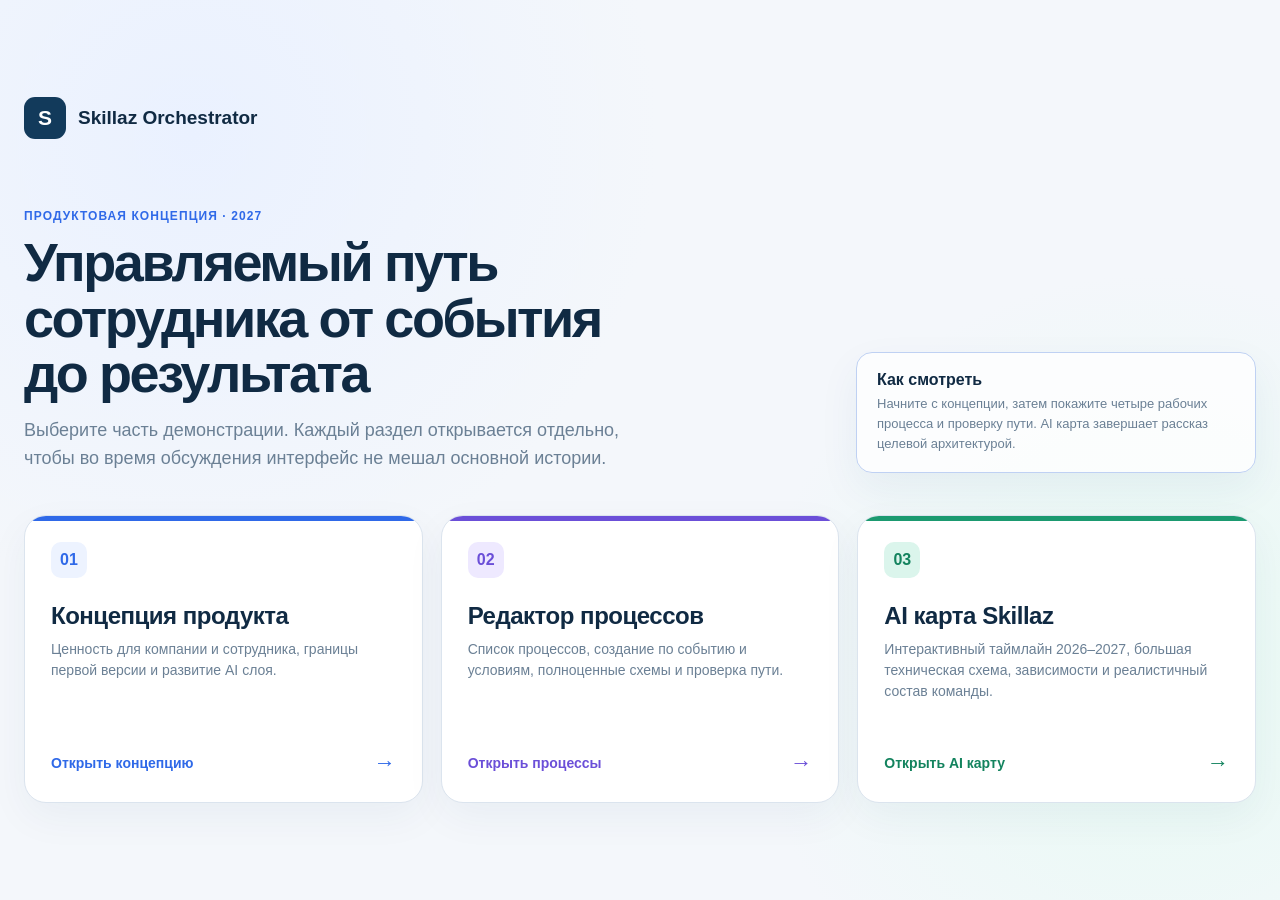
<file: index.html>
<!doctype html>
<html lang="ru">
<head>
  <meta charset="utf-8">
  <meta name="viewport" content="width=device-width,initial-scale=1">
  <meta name="description" content="Интерактивная концепция Skillaz Orchestrator: продукт, редактор процессов, AI roadmap и техническая архитектура.">
  <meta property="og:title" content="Skillaz Orchestrator · продуктовая концепция">
  <meta property="og:description" content="Продуктовая концепция, рабочие процессы, AI roadmap 2026–2027 и техническая архитектура.">
  <meta property="og:type" content="website">
  <meta property="og:url" content="https://yulia405.github.io/skillaz-orchestrator-vision/">
  <title>Skillaz Orchestrator · демонстрация продукта</title>
  <style>
    :root{--ink:#102a43;--muted:#6b8095;--blue:#2f69e8;--line:#dbe4ee;--bg:#f4f7fb;--mint:#dbf5ec;--purple:#eee9ff}
    *{box-sizing:border-box}html,body{height:100%;margin:0}body{font-family:Inter,Arial,sans-serif;color:var(--ink);background:radial-gradient(circle at 15% 15%,#eaf1ff 0,transparent 35%),radial-gradient(circle at 90% 75%,#e7faf3 0,transparent 30%),var(--bg);display:grid;place-items:center;overflow:auto}
    main{width:min(1260px,calc(100% - 48px));padding:58px 0}.brand{display:flex;align-items:center;gap:12px;font-weight:850;font-size:19px}.mark{display:grid;place-items:center;width:42px;height:42px;border-radius:11px;background:#123a5b;color:#fff;font-size:21px}.eyebrow{margin-top:70px;color:var(--blue);font-size:12px;font-weight:800;letter-spacing:.09em;text-transform:uppercase}.hero{display:grid;grid-template-columns:1.1fr .9fr;gap:56px;align-items:end}.hero h1{font-size:54px;line-height:1.02;letter-spacing:-.045em;margin:12px 0 16px;max-width:780px}.hero p{color:var(--muted);font-size:18px;line-height:1.55;margin:0;max-width:760px}.note{justify-self:end;max-width:400px;padding:18px 20px;border:1px solid #bfd1f3;border-radius:16px;background:#ffffffc9;box-shadow:0 16px 40px #1d4d7810}.note b{display:block;margin-bottom:5px}.note span{font-size:13px;line-height:1.45;color:var(--muted)}
    .routes{display:grid;grid-template-columns:repeat(3,1fr);gap:18px;margin-top:42px}.route{position:relative;display:flex;flex-direction:column;min-height:288px;padding:26px;text-decoration:none;color:inherit;background:#fff;border:1px solid var(--line);border-radius:22px;box-shadow:0 14px 40px #163b5c0d;overflow:hidden;transition:.2s transform,.2s box-shadow,.2s border-color}.route:hover{transform:translateY(-4px);border-color:#a7bfee;box-shadow:0 22px 55px #163b5c19}.route:before{content:"";position:absolute;height:5px;left:0;right:0;top:0;background:var(--blue)}.route:nth-child(2):before{background:#6b4fd8}.route:nth-child(3):before{background:#1b9a70}.route-index{display:grid;place-items:center;width:36px;height:36px;border-radius:10px;background:#edf3ff;color:var(--blue);font-weight:850}.route:nth-child(2) .route-index{background:var(--purple);color:#6b4fd8}.route:nth-child(3) .route-index{background:var(--mint);color:#13835e}.route h2{margin:24px 0 9px;font-size:24px;letter-spacing:-.02em}.route p{margin:0;color:var(--muted);font-size:14px;line-height:1.5}.route footer{margin-top:auto;padding-top:30px;display:flex;align-items:center;justify-content:space-between;font-size:14px;font-weight:800;color:var(--blue)}.route:nth-child(2) footer{color:#6b4fd8}.route:nth-child(3) footer{color:#13835e}.arrow{font-size:22px;transition:.2s transform}.route:hover .arrow{transform:translateX(4px)}
    @media(max-width:900px){main{width:min(680px,calc(100% - 28px));padding:28px 0}.hero{grid-template-columns:1fr;gap:22px}.hero h1{font-size:40px}.eyebrow{margin-top:42px}.note{justify-self:start}.routes{grid-template-columns:1fr}.route{min-height:210px}}
  </style>
</head>
<body>
  <main>
    <div class="brand"><span class="mark">S</span><span>Skillaz Orchestrator</span></div>
    <section class="hero">
      <div><div class="eyebrow">Продуктовая концепция · 2027</div><h1>Управляемый путь сотрудника от события до результата</h1><p>Выберите часть демонстрации. Каждый раздел открывается отдельно, чтобы во время обсуждения интерфейс не мешал основной истории.</p></div>
      <aside class="note"><b>Как смотреть</b><span>Начните с концепции, затем покажите четыре рабочих процесса и проверку пути. AI карта завершает рассказ целевой архитектурой.</span></aside>
    </section>
    <nav class="routes" aria-label="Разделы демонстрации">
      <a class="route" href="concept.html"><span class="route-index">01</span><h2>Концепция продукта</h2><p>Ценность для компании и сотрудника, границы первой версии и развитие AI слоя.</p><footer><span>Открыть концепцию</span><span class="arrow">→</span></footer></a>
      <a class="route" href="processes.html"><span class="route-index">02</span><h2>Редактор процессов</h2><p>Список процессов, создание по событию и условиям, полноценные схемы и проверка пути.</p><footer><span>Открыть процессы</span><span class="arrow">→</span></footer></a>
      <a class="route" href="ai-map.html"><span class="route-index">03</span><h2>AI карта Skillaz</h2><p>Интерактивный таймлайн 2026–2027, большая техническая схема, зависимости и реалистичный состав команды.</p><footer><span>Открыть AI карту</span><span class="arrow">→</span></footer></a>
    </nav>
  </main>
</body>
</html>
</file>
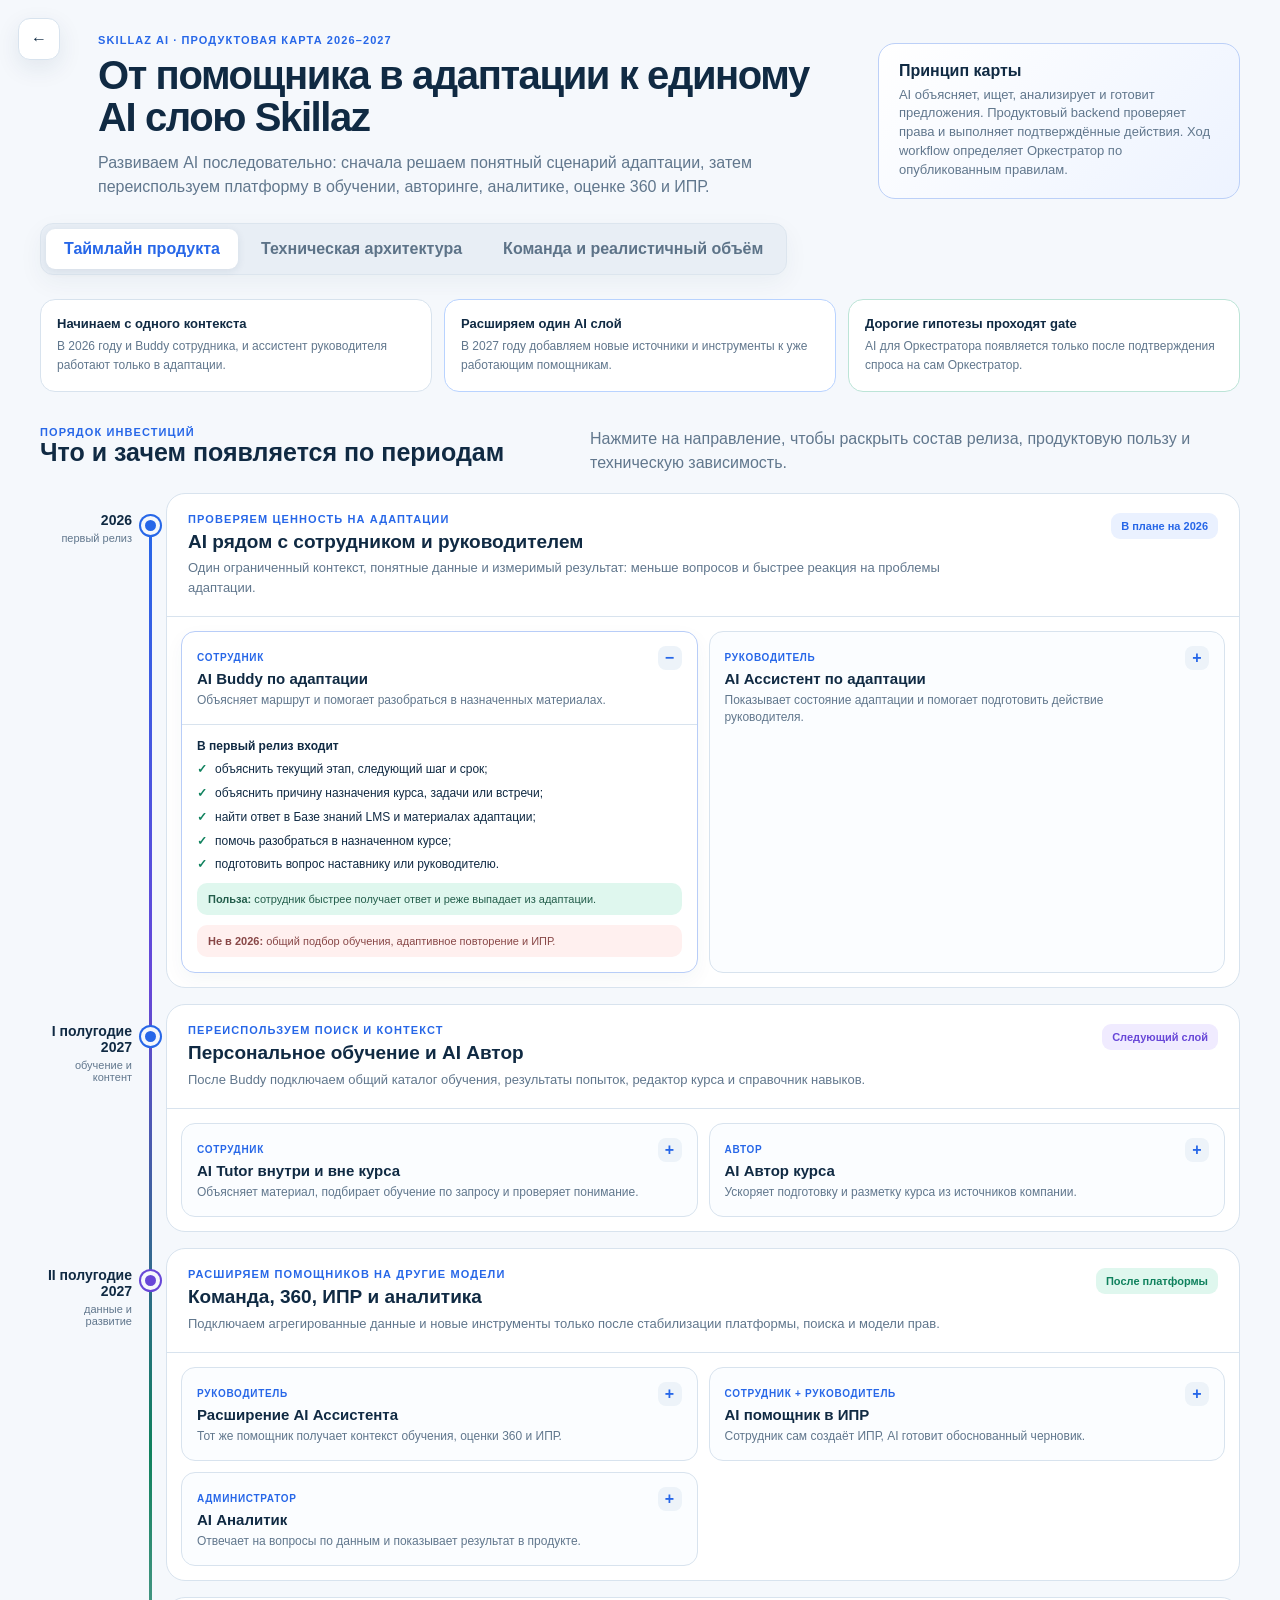
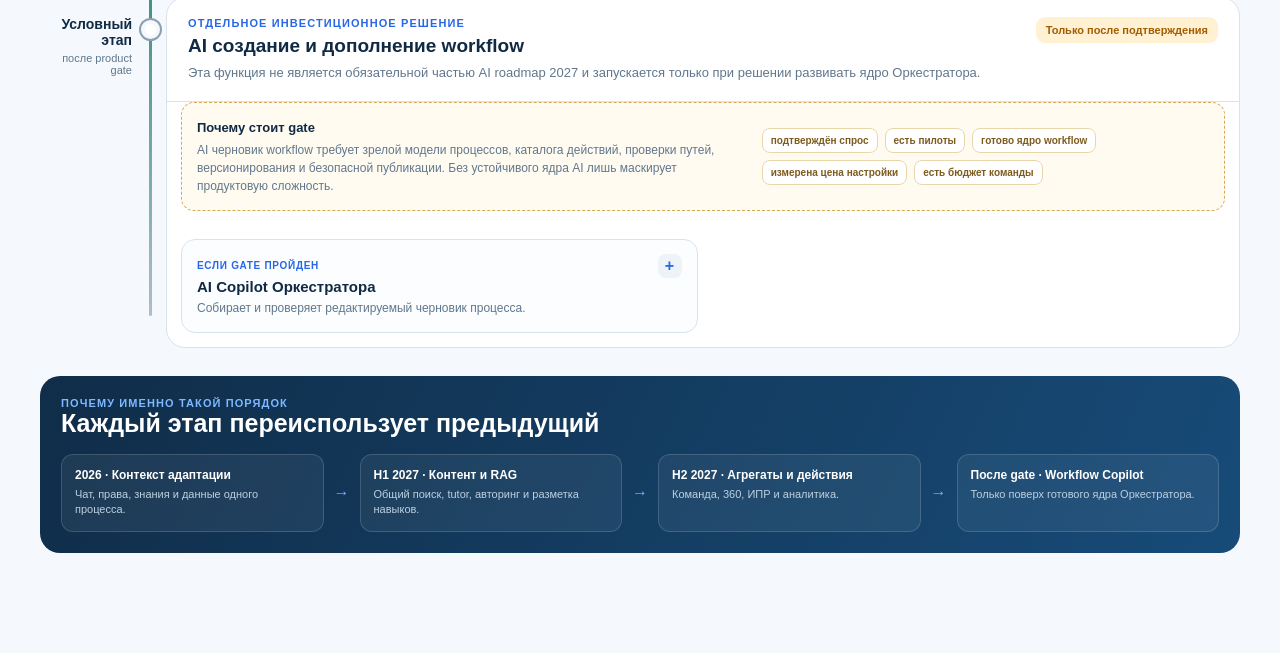
<file: ai-map.html>
<!doctype html>
<html lang="ru">
<head>
  <meta charset="utf-8">
  <meta name="viewport" content="width=device-width,initial-scale=1">
  <title>AI карта Skillaz · 2026–2027</title>
  <style>
    :root{--ink:#102a43;--muted:#61778d;--blue:#2767e8;--blue2:#eaf1ff;--mint:#dff7ee;--green:#0f815d;--purple:#6847d8;--violet:#f0ebff;--amber:#a45c00;--amberbg:#fff1d2;--redbg:#fff0ef;--line:#d8e3ee;--bg:#f5f8fc;--dark:#102d49}
    *{box-sizing:border-box}html{scroll-behavior:smooth}body{margin:0;font-family:Inter,Arial,sans-serif;color:var(--ink);background:var(--bg)}button{font:inherit;color:inherit}.page{max-width:1500px;margin:auto;padding:34px 40px 72px}.eyebrow{text-transform:uppercase;letter-spacing:.1em;font-size:11px;font-weight:900;color:var(--blue)}h1{font-size:40px;line-height:1.06;margin:8px 0 12px;letter-spacing:-.035em}h2{font-size:25px;line-height:1.16;margin:0 0 8px}h3{line-height:1.25}p{line-height:1.5}.muted{color:var(--muted)}
    .back-link{position:fixed;z-index:30;left:18px;top:18px;display:grid;place-items:center;width:42px;height:42px;border:1px solid var(--line);border-radius:12px;background:#fff;color:var(--ink);text-decoration:none;box-shadow:0 8px 24px #163b5c17}.hero{display:grid;grid-template-columns:1.35fr .65fr;gap:28px;align-items:end;margin-bottom:24px;padding-left:58px}.hero p{max-width:820px;margin:0}.hero-note{padding:18px 20px;border:1px solid #bcd0f8;border-radius:17px;background:linear-gradient(135deg,#fff,#edf3ff)}.hero-note b,.hero-note span{display:block}.hero-note span{font-size:13px;color:var(--muted);margin-top:6px;line-height:1.45}
    .tabs{position:sticky;top:12px;z-index:20;display:flex;gap:5px;padding:5px;background:#e8eef5;border:1px solid #dce5ee;border-radius:13px;width:max-content;margin:24px 0;box-shadow:0 8px 24px #1839570d}.tabs button{border:0;border-radius:9px;background:transparent;padding:11px 18px;font-weight:850;color:#5d7388;cursor:pointer}.tabs button.active{background:#fff;color:var(--blue);box-shadow:0 2px 8px #18395717}.view{display:none}.view.active{display:block}.section-title{display:flex;align-items:end;justify-content:space-between;gap:24px;margin:34px 0 15px}.section-title p{margin:0;max-width:650px}
    .promise{display:grid;grid-template-columns:repeat(3,1fr);gap:12px;margin:14px 0 30px}.promise article{background:#fff;border:1px solid var(--line);border-radius:15px;padding:16px}.promise b{display:block;font-size:13px;margin-bottom:5px}.promise span{font-size:12px;color:var(--muted);line-height:1.45}.promise article:nth-child(2){border-color:#b9d3ff}.promise article:nth-child(3){border-color:#bce4d7}
    .timeline{position:relative;display:grid;gap:16px;margin-top:18px}.timeline:before{content:"";position:absolute;left:109px;top:29px;bottom:32px;width:3px;background:linear-gradient(var(--blue),var(--purple),var(--green),#aebdcc);border-radius:3px}.phase{display:grid;grid-template-columns:92px 1fr;gap:34px;position:relative}.phase-date{padding-top:19px;text-align:right}.phase-date b{display:block;font-size:14px}.phase-date span{display:block;font-size:11px;color:var(--muted);margin-top:4px}.phase-dot{position:absolute;left:101px;top:23px;width:19px;height:19px;border:4px solid var(--bg);border-radius:50%;background:var(--blue);box-shadow:0 0 0 2px var(--blue)}.phase:nth-child(3) .phase-dot{background:var(--purple);box-shadow:0 0 0 2px var(--purple)}.phase:nth-child(4) .phase-dot{background:var(--green);box-shadow:0 0 0 2px var(--green)}.phase.conditional .phase-dot{background:#fff;box-shadow:0 0 0 2px #8da0b2}.phase-card{background:#fff;border:1px solid var(--line);border-radius:19px;overflow:hidden}.phase-head{display:grid;grid-template-columns:1fr auto;gap:15px;padding:19px 21px;border-bottom:1px solid var(--line)}.phase-head h3{font-size:19px;margin:5px 0}.phase-head p{font-size:13px;color:var(--muted);margin:0;max-width:800px}.status{align-self:start;padding:7px 10px;border-radius:9px;background:var(--blue2);color:var(--blue);font-size:11px;font-weight:900;white-space:nowrap}.status.purple{background:var(--violet);color:var(--purple)}.status.green{background:var(--mint);color:var(--green)}.status.gate{background:var(--amberbg);color:var(--amber)}
    .releases{display:grid;grid-template-columns:repeat(2,minmax(0,1fr));gap:11px;padding:14px}.release{border:1px solid var(--line);border-radius:14px;background:#fbfdff;overflow:hidden}.release[open]{background:#fff;border-color:#b8cdf8;box-shadow:0 7px 20px #163b5c0b}.release summary{list-style:none;cursor:pointer;padding:15px 42px 15px 15px;position:relative}.release summary::-webkit-details-marker{display:none}.release summary:after{content:"+";position:absolute;right:15px;top:14px;display:grid;place-items:center;width:24px;height:24px;border-radius:8px;background:#edf3f9;color:var(--blue);font-weight:900}.release[open] summary:after{content:"−"}.release-kicker{font-size:10px;text-transform:uppercase;letter-spacing:.07em;font-weight:900;color:var(--blue)}.release h4{font-size:15px;margin:5px 0}.release summary p{font-size:12px;color:var(--muted);line-height:1.4;margin:0}.release-body{border-top:1px solid var(--line);padding:14px 15px 15px}.release-body h5{font-size:12px;margin:0 0 8px}.release-body ul{display:grid;gap:7px;padding:0;margin:0;list-style:none;font-size:12px}.release-body li{display:flex;gap:8px;line-height:1.4}.release-body li:before{content:"✓";color:var(--green);font-weight:900}.benefit,.dependency,.not-now{margin-top:10px;padding:10px 11px;border-radius:10px;font-size:11px}.benefit{background:var(--mint);color:#235d4b}.dependency{background:var(--blue2);color:#345d93}.not-now{background:var(--redbg);color:#884747}.gate-box{margin:0 14px 14px;padding:15px;border:1px dashed #d8a953;border-radius:13px;background:#fffbf1;display:grid;grid-template-columns:1.1fr .9fr;gap:18px}.gate-box b{font-size:13px}.gate-box p{font-size:12px;color:var(--muted);margin:5px 0 0}.gate-checks{display:flex;flex-wrap:wrap;align-content:center;gap:7px}.gate-checks span{padding:6px 8px;border-radius:8px;background:#fff;border:1px solid #ead7a9;font-size:10px;font-weight:850;color:#7d5b1e}
    .logic{margin:28px 0;padding:21px;border-radius:20px;color:#fff;background:linear-gradient(115deg,#102d49,#174b78)}.logic-grid{display:grid;grid-template-columns:1fr auto 1fr auto 1fr auto 1fr;gap:10px;margin-top:16px}.logic-grid article{background:#ffffff0f;border:1px solid #ffffff26;border-radius:12px;padding:13px}.logic-grid b{font-size:12px;display:block}.logic-grid span{font-size:11px;color:#bdd0e0;display:block;margin-top:5px;line-height:1.4}.logic-arrow{text-align:center;color:#7ab3f6;font-weight:900;margin:auto}
    .arch-stack{display:none}.node{border:1px solid var(--line);border-radius:11px;padding:11px;background:#fbfdff;cursor:pointer;text-align:left;transition:.15s}.node:hover,.node.active{border-color:#8eb3fa;background:var(--blue2);transform:translateY(-1px)}.node b{display:block;font-size:12px}.node span{font-size:10px;color:var(--muted);line-height:1.35;display:block;margin-top:4px}.arch-detail{margin-top:14px;padding:17px 19px;border-radius:15px;background:var(--dark);color:#fff;min-height:96px}.arch-detail b{display:block;margin-bottom:6px}.arch-detail span{font-size:12px;color:#c0d1df;line-height:1.5}.arch-detail .tag{display:inline-flex;margin:10px 6px 0 0;padding:5px 7px;border-radius:7px;background:#ffffff12;border:1px solid #ffffff22;color:#d8e6f2;font-size:10px;font-style:normal;font-weight:800}
    .big-arch{border:1px solid var(--line);border-radius:20px;background:#eef3f8;overflow:auto;padding:18px}.big-arch-inner{min-width:1180px}.actor-area{display:grid;grid-template-columns:160px 1fr;gap:9px}.persona-strip{display:grid;grid-template-columns:repeat(4,1fr);gap:9px}.persona-label,.platform-label{display:flex;align-items:center;padding:12px;border-radius:11px;background:var(--dark);color:#fff;font-size:11px;font-weight:900}.persona{position:relative;padding:11px;border:1px solid #bed0e1;border-radius:11px;background:#fff}.persona b{display:block;font-size:12px}.persona span{display:block;font-size:10px;color:var(--muted);margin-top:3px}.entry-hub{grid-column:2;margin-top:9px;padding:10px 14px;border-radius:10px;border:1px solid #8eb3fa;background:var(--blue2);color:#245ebf;text-align:center;font-size:11px;font-weight:900}.entry-hub span{font-weight:500;color:#5d7388;margin-left:8px}.down-link{height:30px;position:relative}.down-link:before{content:"";position:absolute;left:50%;top:0;height:22px;width:2px;background:#8faccc}.down-link:after{content:"▼";position:absolute;left:calc(50% - 5px);bottom:0;font-size:10px;color:#5d86b0}.request-flow{display:grid;grid-template-columns:repeat(5,1fr);gap:25px}.flow-col{position:relative;padding:12px;border:1px solid #c5d4e2;border-radius:15px;background:#fff;min-height:246px}.flow-col:not(:last-child):after{content:"→";position:absolute;right:-20px;top:106px;color:var(--blue);font-size:22px;font-weight:900}.flow-step{display:flex;align-items:center;gap:8px;margin-bottom:10px}.flow-step i{display:grid;place-items:center;width:25px;height:25px;border-radius:8px;background:var(--blue);color:#fff;font-style:normal;font-size:11px;font-weight:900}.flow-step b{font-size:12px}.flow-col .node{width:100%;margin-top:7px}.decision{margin-top:8px;padding:9px;border:1px dashed #c59d47;border-radius:9px;background:#fffaf0;font-size:10px;color:#78591f}.runtime-loop{margin-top:8px;padding:8px;border-radius:9px;background:#f3efff;color:#5a42a7;font-size:10px;font-weight:800;text-align:center}.domain-band,.async-band{display:grid;grid-template-columns:160px 1fr;gap:9px;margin-top:14px}.domain-nodes{display:grid;grid-template-columns:repeat(6,1fr);gap:8px}.domain-nodes .node{background:#fff}.async-content{display:grid;grid-template-columns:1.15fr .85fr;gap:10px}.async-box{padding:12px;border:1px solid #c7d6e5;border-radius:12px;background:#fff}.async-box b{display:block;font-size:11px}.async-box p{font-size:10px;color:var(--muted);margin:4px 0 9px}.async-nodes{display:flex;gap:7px;flex-wrap:wrap}.async-nodes span{padding:6px 8px;border-radius:8px;background:#edf3f8;font-size:9px;font-weight:800}.legend{display:flex;justify-content:space-between;gap:12px;margin-top:12px;font-size:10px;color:var(--muted)}.legend span{display:flex;align-items:center;gap:5px}.legend i{display:inline-block;width:9px;height:9px;border-radius:3px;background:var(--blue)}.legend span:nth-child(2) i{background:var(--purple)}.legend span:nth-child(3) i{background:var(--green)}.legend span:nth-child(4) i{background:#d09b38}
    .flows{display:grid;grid-template-columns:1fr 1fr;gap:14px;margin-top:22px}.flow-card{background:#fff;border:1px solid var(--line);border-radius:16px;padding:17px}.flow-card h3{font-size:15px;margin:0 0 12px}.flow-line{display:flex;align-items:center;gap:6px;flex-wrap:wrap}.flow-line span{padding:8px 9px;border-radius:9px;background:#edf3f8;font-size:10px;font-weight:850}.flow-line i{font-style:normal;color:var(--blue)}.flow-card p{font-size:11px;color:var(--muted);margin:11px 0 0}.tech-principles{display:grid;grid-template-columns:repeat(3,1fr);gap:12px;margin-top:14px}.tech-principles article{padding:16px;background:#fff;border:1px solid var(--line);border-radius:15px}.tech-principles b{font-size:13px}.tech-principles p{font-size:11px;color:var(--muted);margin:6px 0 0}
    .capacity{display:grid;grid-template-columns:1fr;gap:15px}.team{display:grid;grid-template-columns:repeat(3,1fr);gap:10px}.person{background:#fff;border:1px solid var(--line);border-radius:15px;padding:16px}.person.critical{border-color:#9bbaf7;background:linear-gradient(135deg,#fff,#eef4ff)}.person.ai-backend{border-color:#8d79df;background:linear-gradient(135deg,#fff,#f3efff);box-shadow:0 0 0 2px #6b4fd812}.person.ai-backend b{color:#5740ad}.person strong{font-size:26px;color:var(--blue);display:block}.person b{font-size:13px}.person span{display:block;font-size:11px;color:var(--muted);margin-top:5px;line-height:1.4}.workstreams{display:grid;grid-template-columns:repeat(3,1fr);gap:12px;margin-top:14px}.workstream{background:#fff;border:1px solid var(--line);border-radius:15px;padding:16px}.workstream b{font-size:13px}.workstream p{font-size:11px;color:var(--muted);margin:6px 0 0}.workstream .owner{display:inline-flex;margin-top:10px;padding:5px 7px;border-radius:7px;background:var(--blue2);font-size:10px;font-weight:850;color:var(--blue)}
    @media(max-width:1000px){.hero,.capacity{grid-template-columns:1fr}.promise,.tech-principles,.workstreams{grid-template-columns:1fr}.releases,.flows{grid-template-columns:1fr}.logic-grid{grid-template-columns:1fr}.logic-arrow{transform:rotate(90deg)}.arch-layer{grid-template-columns:1fr}.layer-title{border-right:0;border-bottom:1px solid var(--line)}.layer-nodes{grid-template-columns:1fr 1fr}.hero{padding-left:50px}}@media(max-width:680px){.page{padding:24px 16px 55px}.hero{padding-left:48px}.tabs{width:100%;overflow:auto}.tabs button{white-space:nowrap}.phase{grid-template-columns:1fr;padding-left:28px}.phase-date{text-align:left;padding:0}.timeline:before{left:8px}.phase-dot{left:0;top:2px}.phase-head,.gate-box{grid-template-columns:1fr}.status{justify-self:start}.layer-nodes,.team{grid-template-columns:1fr}.person.critical{grid-column:auto}}
  </style>
</head>
<body>
<a class="back-link" href="index.html" aria-label="Вернуться к разделам">←</a>
<main class="page">
  <section class="hero">
    <div><div class="eyebrow">Skillaz AI · продуктовая карта 2026–2027</div><h1>От помощника в адаптации к единому AI слою Skillaz</h1><p class="muted">Развиваем AI последовательно: сначала решаем понятный сценарий адаптации, затем переиспользуем платформу в обучении, авторинге, аналитике, оценке 360 и ИПР.</p></div>
    <aside class="hero-note"><b>Принцип карты</b><span>AI объясняет, ищет, анализирует и готовит предложения. Продуктовый backend проверяет права и выполняет подтверждённые действия. Ход workflow определяет Оркестратор по опубликованным правилам.</span></aside>
  </section>
  <nav class="tabs" aria-label="Разделы AI карты"><button class="active" data-tab="roadmap">Таймлайн продукта</button><button data-tab="architecture">Техническая архитектура</button><button data-tab="resources">Команда и реалистичный объём</button></nav>

  <section class="view active" id="roadmap">
    <div class="promise"><article><b>Начинаем с одного контекста</b><span>В 2026 году и Buddy сотрудника, и ассистент руководителя работают только в адаптации.</span></article><article><b>Расширяем один AI слой</b><span>В 2027 году добавляем новые источники и инструменты к уже работающим помощникам.</span></article><article><b>Дорогие гипотезы проходят gate</b><span>AI для Оркестратора появляется только после подтверждения спроса на сам Оркестратор.</span></article></div>
    <div class="section-title"><div><div class="eyebrow">Порядок инвестиций</div><h2>Что и зачем появляется по периодам</h2></div><p class="muted">Нажмите на направление, чтобы раскрыть состав релиза, продуктовую пользу и техническую зависимость.</p></div>
    <div class="timeline">
      <section class="phase"><div class="phase-date"><b>2026</b><span>первый релиз</span></div><i class="phase-dot"></i><div class="phase-card">
        <header class="phase-head"><div><div class="eyebrow">Проверяем ценность на адаптации</div><h3>AI рядом с сотрудником и руководителем</h3><p>Один ограниченный контекст, понятные данные и измеримый результат: меньше вопросов и быстрее реакция на проблемы адаптации.</p></div><span class="status">В плане на 2026</span></header>
        <div class="releases">
          <details class="release" open><summary><span class="release-kicker">Сотрудник</span><h4>AI Buddy по адаптации</h4><p>Объясняет маршрут и помогает разобраться в назначенных материалах.</p></summary><div class="release-body"><h5>В первый релиз входит</h5><ul><li>объяснить текущий этап, следующий шаг и срок;</li><li>объяснить причину назначения курса, задачи или встречи;</li><li>найти ответ в Базе знаний LMS и материалах адаптации;</li><li>помочь разобраться в назначенном курсе;</li><li>подготовить вопрос наставнику или руководителю.</li></ul><div class="benefit"><b>Польза:</b> сотрудник быстрее получает ответ и реже выпадает из адаптации.</div><div class="not-now"><b>Не в 2026:</b> общий подбор обучения, адаптивное повторение и ИПР.</div></div></details>
          <details class="release"><summary><span class="release-kicker">Руководитель</span><h4>AI Ассистент по адаптации</h4><p>Показывает состояние адаптации и помогает подготовить действие руководителя.</p></summary><div class="release-body"><h5>В первый релиз входит только адаптация</h5><ul><li>краткое резюме прогресса сотрудника;</li><li>просрочки, блокеры и непройденные контрольные точки;</li><li>подготовка контрольной встречи;</li><li>генерация целей сотруднику;</li><li>предложение корректирующего действия с подтверждением руководителя.</li></ul><div class="benefit"><b>Польза:</b> руководитель видит отклонения без ручной сборки информации.</div><div class="not-now"><b>Не в 2026:</b> аналитика обучения, 360 и согласование ИПР.</div></div></details>
        </div>
      </div></section>

      <section class="phase"><div class="phase-date"><b>I полугодие<br>2027</b><span>обучение и контент</span></div><i class="phase-dot"></i><div class="phase-card">
        <header class="phase-head"><div><div class="eyebrow">Переиспользуем поиск и контекст</div><h3>Персональное обучение и AI Автор</h3><p>После Buddy подключаем общий каталог обучения, результаты попыток, редактор курса и справочник навыков.</p></div><span class="status purple">Следующий слой</span></header>
        <div class="releases">
          <details class="release"><summary><span class="release-kicker">Сотрудник</span><h4>AI Tutor внутри и вне курса</h4><p>Объясняет материал, подбирает обучение по запросу и проверяет понимание.</p></summary><div class="release-body"><ul><li>ответы по материалу открытого курса;</li><li>поиск курса, статьи или видео по запросу;</li><li>неформальная проверка знаний по пройденному обучению;</li><li>разбор ошибок и персональное повторение;</li><li>адаптивная рекомендация следующего материала.</li></ul><div class="benefit"><b>Польза:</b> обучение становится диалогом и учитывает пробелы конкретного сотрудника.</div><div class="dependency"><b>Нужно:</b> индекс контента с ACL, события попыток и надёжные ссылки на источник.</div></div></details>
          <details class="release"><summary><span class="release-kicker">Автор</span><h4>AI Автор курса</h4><p>Ускоряет подготовку и разметку курса из источников компании.</p></summary><div class="release-body"><ul><li>структура курса из документов;</li><li>черновики учебных блоков и краткое содержание;</li><li>генерация тестов и практических заданий;</li><li>обновление материала при изменении источника;</li><li>сценарий тренинга или вебинара;</li><li><b>разметка навыков:</b> AI анализирует курс, предлагает подходящие навыки из действующего справочника, а автор подтверждает выбор.</li></ul><div class="benefit"><b>Польза:</b> автор быстрее получает редактируемый черновик курса и не размечает его навыками вручную.</div><div class="not-now"><b>Не включаем:</b> отдельную сущность учебных целей и генерацию вопросов для проверки знаний.</div></div></details>
        </div>
      </div></section>

      <section class="phase"><div class="phase-date"><b>II полугодие<br>2027</b><span>данные и развитие</span></div><i class="phase-dot"></i><div class="phase-card">
        <header class="phase-head"><div><div class="eyebrow">Расширяем помощников на другие модели</div><h3>Команда, 360, ИПР и аналитика</h3><p>Подключаем агрегированные данные и новые инструменты только после стабилизации платформы, поиска и модели прав.</p></div><span class="status green">После платформы</span></header>
        <div class="releases">
          <details class="release"><summary><span class="release-kicker">Руководитель</span><h4>Расширение AI Ассистента</h4><p>Тот же помощник получает контекст обучения, оценки 360 и ИПР.</p></summary><div class="release-body"><ul><li>кто прошёл, не начал, просрочил или не сдал обучение;</li><li>кто прошёл оценку и где не собраны ответы;</li><li>саммаризация 360: сильные стороны, зоны развития, расхождения;</li><li>подготовка встречи по результатам оценки;</li><li>помощь в согласовании ИПР и предложения корректировок.</li></ul><div class="benefit"><b>Польза:</b> руководитель получает краткую картину и сразу переходит к решению.</div><div class="dependency"><b>Нужно:</b> агрегирующие API по команде и строгая проверка прав на каждого сотрудника.</div></div></details>
          <details class="release"><summary><span class="release-kicker">Сотрудник + руководитель</span><h4>AI помощник в ИПР</h4><p>Сотрудник сам создаёт ИПР, AI готовит обоснованный черновик.</p></summary><div class="release-body"><ul><li>учёт последней 360 и контекста сотрудника;</li><li>предложения целей развития;</li><li>задачи типов «работа», «наставничество», «обучение»;</li><li>курсы из существующего каталога;</li><li>обоснование и корректировки при согласовании руководителем.</li></ul><div class="benefit"><b>Польза:</b> ИПР становится связанным с оценкой и реальными действиями.</div><div class="dependency"><b>Используем текущие объекты:</b> цели, задачи ИПР, курсы, навыки и результаты оценки.</div></div></details>
          <details class="release"><summary><span class="release-kicker">Администратор</span><h4>AI Аналитик</h4><p>Отвечает на вопросы по данным и показывает результат в продукте.</p></summary><div class="release-body"><ul><li>сколько сотрудников прошло и не прошло обучение;</li><li>статистика по подразделениям и программам;</li><li>список сотрудников с применёнными фильтрами;</li><li>пояснение, из каких данных собран ответ;</li><li>выгрузка Excel только по запросу.</li></ul><div class="benefit"><b>Польза:</b> ответ на бизнес вопрос без ручной сборки отчёта.</div><div class="dependency"><b>Нужно:</b> словарь метрик и проверенные серверные агрегаты, а не расчёты LLM.</div></div></details>
        </div>
      </div></section>

      <section class="phase conditional"><div class="phase-date"><b>Условный этап</b><span>после product gate</span></div><i class="phase-dot"></i><div class="phase-card">
        <header class="phase-head"><div><div class="eyebrow">Отдельное инвестиционное решение</div><h3>AI создание и дополнение workflow</h3><p>Эта функция не является обязательной частью AI roadmap 2027 и запускается только при решении развивать ядро Оркестратора.</p></div><span class="status gate">Только после подтверждения</span></header>
        <div class="gate-box"><div><b>Почему стоит gate</b><p>AI черновик workflow требует зрелой модели процессов, каталога действий, проверки путей, версионирования и безопасной публикации. Без устойчивого ядра AI лишь маскирует продуктовую сложность.</p></div><div class="gate-checks"><span>подтверждён спрос</span><span>есть пилоты</span><span>готово ядро workflow</span><span>измерена цена настройки</span><span>есть бюджет команды</span></div></div>
        <div class="releases"><details class="release"><summary><span class="release-kicker">Если gate пройден</span><h4>AI Copilot Оркестратора</h4><p>Собирает и проверяет редактируемый черновик процесса.</p></summary><div class="release-body"><ul><li>предлагает этапы, ветки и роли;</li><li>подбирает объекты из каталогов;</li><li>дополняет выбранную ветку;</li><li>ищет конфликты и непокрытые пути;</li><li>показывает последствия перед публикацией.</li></ul><div class="not-now"><b>Граница:</b> AI не исполняет runtime решения и не публикует workflow самостоятельно.</div></div></details></div>
      </div></section>
    </div>
    <section class="logic"><div class="eyebrow" style="color:#7eb8ff">Почему именно такой порядок</div><h2>Каждый этап переиспользует предыдущий</h2><div class="logic-grid"><article><b>2026 · Контекст адаптации</b><span>Чат, права, знания и данные одного процесса.</span></article><div class="logic-arrow">→</div><article><b>H1 2027 · Контент и RAG</b><span>Общий поиск, tutor, авторинг и разметка навыков.</span></article><div class="logic-arrow">→</div><article><b>H2 2027 · Агрегаты и действия</b><span>Команда, 360, ИПР и аналитика.</span></article><div class="logic-arrow">→</div><article><b>После gate · Workflow Copilot</b><span>Только поверх готового ядра Оркестратора.</span></article></div></section>
  </section>

  <section class="view" id="architecture">
    <div class="section-title"><div><div class="eyebrow">Целевая техническая архитектура</div><h2>Одна платформа, разные продуктовые режимы</h2></div><p class="muted">Нажмите на блок архитектуры: внизу появится его ответственность. Модель не получает прямой доступ к базе и не исполняет бизнес правила.</p></div>
    <div class="big-arch"><div class="big-arch-inner">
      <div class="actor-area"><div class="persona-label">КТО ЗАПУСКАЕТ<br>AI СЦЕНАРИЙ</div><div class="persona-strip"><div class="persona"><b>Сотрудник</b><span>Buddy · Tutor · ИПР</span></div><div class="persona"><b>Руководитель</b><span>адаптация · команда · 360</span></div><div class="persona"><b>Автор</b><span>курс · тест · навыки</span></div><div class="persona"><b>Администратор</b><span>аналитика · workflow*</span></div></div><div class="entry-hub">AI ИНТЕРФЕЙСЫ SKILLAZ <span>каждая роль входит через свой экран и свои права</span></div></div>
      <div class="down-link"></div>
      <div class="request-flow">
        <section class="flow-col"><div class="flow-step"><i>1</i><b>Вход и идентификация</b></div><button class="node active" data-title="AI BFF / API Gateway" data-text="Принимает запрос вместе с пользователем, клиентом и контекстом экрана. Применяет rate limit и не доверяет данным из браузера." data-tags="auth|tenant|rate limits"><b>AI BFF</b><span>user · tenant · экран</span></button><button class="node" data-title="Request Guard" data-text="Проверяет размер, тип вложений, наличие персональных данных и допустимость входного запроса." data-tags="PII|input filter|quotas"><b>Request Guard</b><span>валидация · PII · лимиты</span></button><div class="decision">Запрос запрещён или контекст недоступен → безопасный отказ без вызова модели.</div></section>
        <section class="flow-col"><div class="flow-step"><i>2</i><b>Сценарий и права</b></div><button class="node" data-title="Scenario Router" data-text="Выбирает зарегистрированный сценарий: объяснение шага, поиск знаний, статистика, создание теста или черновик ИПР." data-tags="intent|role|feature flag"><b>Scenario Router</b><span>намерение → сценарий</span></button><button class="node" data-title="Policy Engine" data-text="Определяет, какие данные и инструменты разрешены этой роли для этого клиента и объекта." data-tags="RBAC / ABAC|ACL|approval"><b>Policy Engine</b><span>права на данные и действия</span></button><button class="node" data-title="Scenario Registry" data-text="Возвращает версию инструкции, схему результата, набор инструментов, лимит шагов и правило подтверждения." data-tags="prompts|schemas|versions"><b>Scenario Registry</b><span>контракт сценария</span></button></section>
        <section class="flow-col"><div class="flow-step"><i>3</i><b>Сбор фактов</b></div><button class="node" data-title="Context Service" data-text="Запрашивает свежие структурированные данные из продуктовых API: активную адаптацию, команду, курс, результаты 360 или ИПР." data-tags="fresh data|least context|ACL"><b>Context Service</b><span>профиль · процесс · объект</span></button><button class="node" data-title="Knowledge Search / RAG" data-text="Ищет только по опубликованному и доступному контенту клиента, ранжирует фрагменты и сохраняет ссылки на источники." data-tags="hybrid search|rerank|citations"><b>Knowledge Search</b><span>База знаний · курсы · статьи</span></button><div class="decision">Статистика приходит из Analytics API. LLM не считает бизнес метрики.</div></section>
        <section class="flow-col"><div class="flow-step"><i>4</i><b>Модель и инструменты</b></div><button class="node" data-title="AI Runtime" data-text="Собирает инструкции и факты, ведёт ограниченный цикл tool calling, обрабатывает timeout и проверяет структурированный результат." data-tags="tool loop|timeouts|validation"><b>AI Runtime</b><span>context → plan → tool</span></button><button class="node" data-title="Model Gateway" data-text="Выбирает разрешённую модель по задаче, цене, задержке и политике данных; применяет бюджет и fallback." data-tags="model routing|budget|fallback"><b>Model Gateway</b><span>OpenAI · другие модели</span></button><div class="runtime-loop">LLM ↔ Tool Registry · не более N шагов</div><button class="node" data-title="Output Guard" data-text="Проверяет схему, наличие источников, недопустимые данные и уверенность перед показом пользователю." data-tags="schema|grounding|PII"><b>Output Guard</b><span>проверка результата</span></button></section>
        <section class="flow-col"><div class="flow-step"><i>5</i><b>Ответ или действие</b></div><button class="node" data-title="Ответ с источниками" data-text="Показывает объяснение, статистику или рекомендацию вместе с основаниями, ссылками и границами уверенности." data-tags="streaming|citations|feedback"><b>Ответ пользователю</b><span>объяснение · источники</span></button><button class="node" data-title="Preview и подтверждение" data-text="Для изменения данных сначала строится понятный preview. Значимое действие выполняется только после подтверждения пользователя." data-tags="human in the loop|preview|confirm"><b>Preview + Confirm</b><span>черновик → подтверждение</span></button><button class="node" data-title="Domain API и аудит" data-text="Продуктовый backend повторно проверяет права и бизнес правила, выполняет идемпотентную команду и пишет аудит." data-tags="domain rules|idempotency|audit"><b>Domain API</b><span>проверка → запись → событие</span></button></section>
      </div>
      <div class="domain-band"><div class="platform-label">СИСТЕМЫ SKILLAZ</div><div class="domain-nodes"><button class="node" data-title="Адаптация" data-text="Планы, этапы, действия, участники и прогресс. Первый домен для Buddy и ассистента руководителя." data-tags="2026|plan|progress"><b>Адаптация</b><span>план · задачи · КТ</span></button><button class="node" data-title="LMS" data-text="Курсы, программы, тесты, попытки, статьи и База знаний." data-tags="content|attempts|knowledge"><b>LMS</b><span>контент · попытки</span></button><button class="node" data-title="Навыки" data-text="Компетенции, уровни, категории, профили и связи с контентом." data-tags="taxonomy|levels|profiles"><b>Навыки</b><span>компетенции · уровни</span></button><button class="node" data-title="Оценка 360" data-text="Результаты, сильные стороны, зоны развития и оценки участников с учётом прав." data-tags="marks|strengths|weaknesses"><b>360</b><span>оценки · результаты</span></button><button class="node" data-title="ИПР" data-text="Цели и задачи типов работа, наставничество и обучение, статусы согласования и связанные курсы." data-tags="goals|tasks|approval"><b>ИПР</b><span>цели · задачи · курсы</span></button><button class="node" data-title="Оркестратор" data-text="Условный домен после product gate. Исполняет опубликованные правила; AI лишь готовит черновик workflow." data-tags="conditional|rules|workflow"><b>Оркестратор*</b><span>только после gate</span></button></div></div>
      <div class="async-band"><div class="platform-label">ФОНОВЫЙ КОНТУР</div><div class="async-content"><section class="async-box"><b>Поток знаний</b><p>Опубликованный контент и изменения прав обновляют общий индекс.</p><div class="async-nodes"><span>публикация</span><span>очередь</span><span>парсинг</span><span>chunking</span><span>embeddings</span><span>vector + keyword index</span><span>ACL metadata</span></div></section><section class="async-box"><b>Качество и эксплуатация</b><p>Все сценарии проходят наблюдение и регулярную проверку.</p><div class="async-nodes"><span>trace</span><span>audit</span><span>offline evals</span><span>ACL tests</span><span>feedback</span><span>cost / latency</span><span>alerts</span></div></section></div></div>
    </div></div>
    <div class="arch-stack">
      <section class="arch-layer"><div class="layer-title"><b>1 · Продуктовые поверхности</b><span>Где пользователь вызывает AI</span></div><div class="layer-nodes"><button class="node active" data-title="Интерфейсы Skillaz" data-text="Buddy в плане адаптации, ассистент руководителя в команде, AI функции в редакторе курса, ИПР и отчётах." data-tags="единые UI компоненты|контекст экрана|streaming"><b>Интерфейсы Skillaz</b><span>Buddy · руководитель · автор · администратор</span></button><button class="node" data-title="AI BFF / API Gateway" data-text="Принимает запрос из продукта, добавляет identity и tenant, ограничивает частоту и передаёт только разрешённый контекст." data-tags="auth|tenant isolation|rate limits"><b>AI BFF</b><span>auth · tenant · rate limits</span></button><button class="node" data-title="Сценарный Router" data-text="Определяет конкретный сценарий: объяснить шаг, найти контент, собрать статистику или подготовить черновик." data-tags="intent|scenario config|feature flags"><b>Scenario Router</b><span>роль · экран · намерение</span></button><button class="node" data-title="Policy Engine" data-text="Проверяет роль, права на объекты, разрешённые источники, инструменты и необходимость подтверждения." data-tags="RBAC / ABAC|ACL|approval policy"><b>Policy Engine</b><span>права · политики · подтверждение</span></button></div></section>
      <section class="arch-layer"><div class="layer-title"><b>2 · AI Runtime</b><span>Управляемое выполнение сценария</span></div><div class="layer-nodes"><button class="node" data-title="Prompt & Scenario Registry" data-text="Хранит версионируемые инструкции, схемы ответа и набор доступных инструментов для каждого сценария." data-tags="versioning|structured output|feature flags"><b>Scenario Registry</b><span>промпты · схемы · версии</span></button><button class="node" data-title="AI Runtime" data-text="Собирает контекст, вызывает поиск и модели, валидирует структурированный результат. Долгие операции передаются в очередь." data-tags="tool calling|timeouts|retries"><b>AI Runtime</b><span>план · вызовы · валидация</span></button><button class="node" data-title="Model Gateway" data-text="Выбирает разрешённую модель по задаче, стоимости и политике данных. Управляет лимитами, fallback и обезличиванием." data-tags="LLM providers|budgets|fallback"><b>Model Gateway</b><span>модели · лимиты · fallback</span></button><button class="node" data-title="Guardrails" data-text="Проверяет вход и результат: персональные данные, запрещённые инструкции, наличие источников и соответствие схеме." data-tags="PII|grounding|output validation"><b>Guardrails</b><span>PII · grounding · schema</span></button></div></section>
      <section class="arch-layer"><div class="layer-title"><b>3 · Контекст и знания</b><span>Что AI может прочитать</span></div><div class="layer-nodes"><button class="node" data-title="Context Service" data-text="Собирает минимальный контекст роли и экрана: сотрудник, команда, активная адаптация, курс, ИПР или оценка." data-tags="least context|fresh data|permission scoped"><b>Context Service</b><span>профиль · экран · активный объект</span></button><button class="node" data-title="RAG / Search" data-text="Ищет фрагменты в Базе знаний LMS, курсах и статьях. Каждый фрагмент фильтруется по tenant и ACL и возвращается со ссылкой на источник." data-tags="hybrid search|reranking|citations"><b>Knowledge Search</b><span>RAG · ACL · источники</span></button><button class="node" data-title="Ingestion Pipeline" data-text="Извлекает и индексирует опубликованный контент, отслеживает версии, удаления и изменение прав доступа." data-tags="parsing|chunking|incremental sync"><b>Ingestion Pipeline</b><span>парсинг · версии · переиндексация</span></button><button class="node" data-title="Разметка навыков в AI Авторе" data-text="Анализирует содержание курса и предлагает подходящие навыки из действующего справочника. Связи сохраняются только после подтверждения автора." data-tags="skills|matching|human review"><b>Skills Matcher</b><span>навыки · соответствие · подтверждение</span></button></div></section>
      <section class="arch-layer"><div class="layer-title"><b>4 · Инструменты продукта</b><span>Что AI может запросить или подготовить</span></div><div class="layer-nodes"><button class="node" data-title="Tool Registry" data-text="Белый список типизированных команд. У каждого инструмента есть схема аргументов, требуемые права, режим preview и политика подтверждения." data-tags="typed tools|preview|idempotency"><b>Tool Registry</b><span>read · draft · confirm</span></button><button class="node" data-title="LMS и адаптация" data-text="API чтения курсов, попыток, задач и плана адаптации. Изменения выполняет доменный backend после повторной проверки прав." data-tags="courses|attempts|adaptation"><b>LMS + Адаптация API</b><span>курсы · попытки · планы</span></button><button class="node" data-title="360 и ИПР" data-text="API результатов оценки, целей и задач ИПР. AI получает только доступный пользователю срез и готовит черновик." data-tags="360|goals|work mentor learning"><b>360 + ИПР API</b><span>оценка · цели · задачи</span></button><button class="node" data-title="Analytics API" data-text="Сервер рассчитывает утверждённые метрики и возвращает агрегаты. LLM формулирует запрос и объясняет результат, но не считает показатели." data-tags="metrics catalog|aggregates|export"><b>Analytics API</b><span>метрики · выборки · экспорт</span></button></div></section>
      <section class="arch-layer"><div class="layer-title"><b>5 · Надёжность и контроль</b><span>Как доказываем качество</span></div><div class="layer-nodes"><button class="node" data-title="Audit & Trace" data-text="Фиксирует роль, сценарий, версии промпта и модели, источники, вызовы инструментов, подтверждение и итог операции." data-tags="trace|audit log|support"><b>Audit & Trace</b><span>кто · что · на основании чего</span></button><button class="node" data-title="Evals" data-text="Наборы эталонных вопросов проверяют полноту, groundedness, права доступа и качество черновиков перед релизом." data-tags="offline eval|regression|red team"><b>Evals</b><span>качество · безопасность · регресс</span></button><button class="node" data-title="Feedback & Product Metrics" data-text="Собирает полезность ответа, принятие предложений, долю эскалаций и влияние на скорость адаптации." data-tags="helpfulness|adoption|business KPI"><b>Feedback + Metrics</b><span>качество · стоимость · эффект</span></button><button class="node" data-title="Queues & Workers" data-text="Обрабатывает индексацию, генерацию курса, большие отчёты и другие длительные операции вне пользовательского запроса." data-tags="jobs|retry|dead letter"><b>Queues & Workers</b><span>фоновые задачи · retry</span></button></div></section>
    </div>
    <div class="arch-detail" id="archDetail"><b>AI BFF / API Gateway</b><span>Принимает запрос вместе с пользователем, клиентом и контекстом экрана. Применяет rate limit и не доверяет данным из браузера.</span><div><em class="tag">auth</em><em class="tag">tenant</em><em class="tag">rate limits</em></div></div>
    <div class="flows"><article class="flow-card"><h3>Ответ или аналитика</h3><div class="flow-line"><span>UI</span><i>→</i><span>Policy</span><i>→</i><span>Context / RAG</span><i>→</i><span>LLM</span><i>→</i><span>Ответ с источниками</span></div><p>Статистика приходит из Analytics API. Модель формирует запрос и объяснение, но не рассчитывает бизнес показатели.</p></article><article class="flow-card"><h3>Изменение данных</h3><div class="flow-line"><span>AI черновик</span><i>→</i><span>Валидация</span><i>→</i><span>Preview</span><i>→</i><span>Подтверждение</span><i>→</i><span>Domain API</span><i>→</i><span>Audit</span></div><p>Backend повторно проверяет права и бизнес правила. Модель не пишет напрямую в БД.</p></article></div>
    <div class="tech-principles"><article><b>RAG нужен, но общий</b><p>Один pipeline и поиск обслуживают Buddy, Tutor и автора с изоляцией клиентов и правами на документы.</p></article><article><b>Собственный ML не нужен на старте</b><p>LLM, hybrid search, продуктовые правила и API закрывают первые сценарии. Прогнозные модели требуют накопленных данных.</p></article><article><b>Оркестратор остаётся детерминированным</b><p>AI может предложить workflow после gate. Runtime переходы, сроки и эскалации выполняются опубликованными правилами.</p></article></div>
  </section>

  <section class="view" id="resources">
    <div class="section-title"><div><div class="eyebrow">Доступная команда</div><h2>Ресурс задаёт последовательный roadmap</h2></div><p class="muted">При обязательных AI / Tech Lead и Product Manager, 2 backend, включая 1 AI Backend Engineer, 1–1,5 frontend и 2 QA одновременно реалистично вести один основной продуктовый поток и один платформенный поток.</p></div>
    <div class="capacity"><div class="team"><article class="person critical"><strong>1</strong><b>AI / Tech Lead · обязательная роль</b><span>Архитектура агентных сценариев, RAG, tool calling, границы автономности, выбор моделей, evals, безопасность и технические решения. Ведёт платформу и снимает архитектурную нагрузку с backend команды.</span></article><article class="person critical"><strong>1</strong><b>Product Manager · обязательная роль</b><span>Определяет приоритетные пользовательские задачи, границы релизов, продуктовые правила и метрики эффекта. Сводит бизнес, дизайн и разработку в проверяемые вертикальные сценарии.</span></article><article class="person ai-backend"><strong>2</strong><b>Backend · включая 1 AI Backend Engineer</b><span>AI Backend отвечает за RAG, AI Runtime, tool calling и evals; второй Backend — за права, интеграции и доменные API Skillaz.</span></article><article class="person"><strong>1–1,5</strong><b>Frontend</b><span>Buddy, рабочее место руководителя, редактор и аналитические ответы.</span></article><article class="person"><strong>2</strong><b>QA</b><span>Функциональные сценарии, ACL, регресс, AI evals и негативные проверки.</span></article><article class="person"><strong>shared</strong><b>Нужны по запросу</b><span>Бизнес-аналитик, дизайнер, DevOps и security review без выделенной полной ставки.</span></article></div></div>
    <div class="section-title"><div><div class="eyebrow">Распределение ответственности</div><h2>Три рабочих потока</h2></div></div>
    <div class="workstreams"><article class="workstream"><b>Архитектура и платформа</b><p>AI BFF, Router, Policy, RAG, Model Gateway, tool contracts, evals и технические стандарты.</p><span class="owner">AI / Tech Lead + Backend 1</span></article><article class="workstream"><b>Продуктовые сценарии и API</b><p>Buddy, ассистент руководителя, Tutor, авторинг, ИПР, аналитика и доменные агрегаты.</p><span class="owner">Product Manager + Backend 2 + Frontend 1–1,5</span></article><article class="workstream"><b>Качество и безопасность</b><p>E2E сценарии, доступы между клиентами, AI evals, регресс, стоимость и наблюдаемость.</p><span class="owner">QA 1 + QA 2 · Tech Lead</span></article></div>
    <div class="section-title"><div><div class="eyebrow">Условия перехода</div><h2>Следующий этап начинается по готовности основания</h2></div></div>
    <div class="tech-principles"><article><b>Из 2026 в H1 2027</b><p>Buddy стабилен, есть измерение полезности, RAG соблюдает ACL, найдены повторяемые запросы сотрудников.</p></article><article><b>Из H1 в H2 2027</b><p>Есть общий Tool Registry, проверены права руководителя, доступны серверные агрегаты и структурированные данные 360/ИПР.</p></article><article><b>К AI Оркестратора</b><p>Спрос подтверждён пилотами, ядро workflow разработано, опубликованные правила проверяются, выделен отдельный бюджет.</p></article></div>
  </section>
</main>
<script>
  const tabs=[...document.querySelectorAll('[data-tab]')];
  tabs.forEach(button=>button.addEventListener('click',()=>{tabs.forEach(x=>x.classList.remove('active'));document.querySelectorAll('.view').forEach(x=>x.classList.remove('active'));button.classList.add('active');document.getElementById(button.dataset.tab).classList.add('active');history.replaceState(null,'','#'+button.dataset.tab)}));
  const initial=location.hash.slice(1);if(initial&&document.getElementById(initial)){document.querySelector(`[data-tab="${initial}"]`)?.click()}
  const detail=document.getElementById('archDetail');document.querySelectorAll('.node').forEach(node=>node.addEventListener('click',()=>{document.querySelectorAll('.node').forEach(x=>x.classList.remove('active'));node.classList.add('active');const tags=(node.dataset.tags||'').split('|').filter(Boolean).map(x=>`<em class="tag">${x}</em>`).join('');detail.innerHTML=`<b>${node.dataset.title||node.querySelector('b').textContent}</b><span>${node.dataset.text||node.querySelector('span').textContent}</span><div>${tags}</div>`}));
</script>
</body>
</html>
</file>
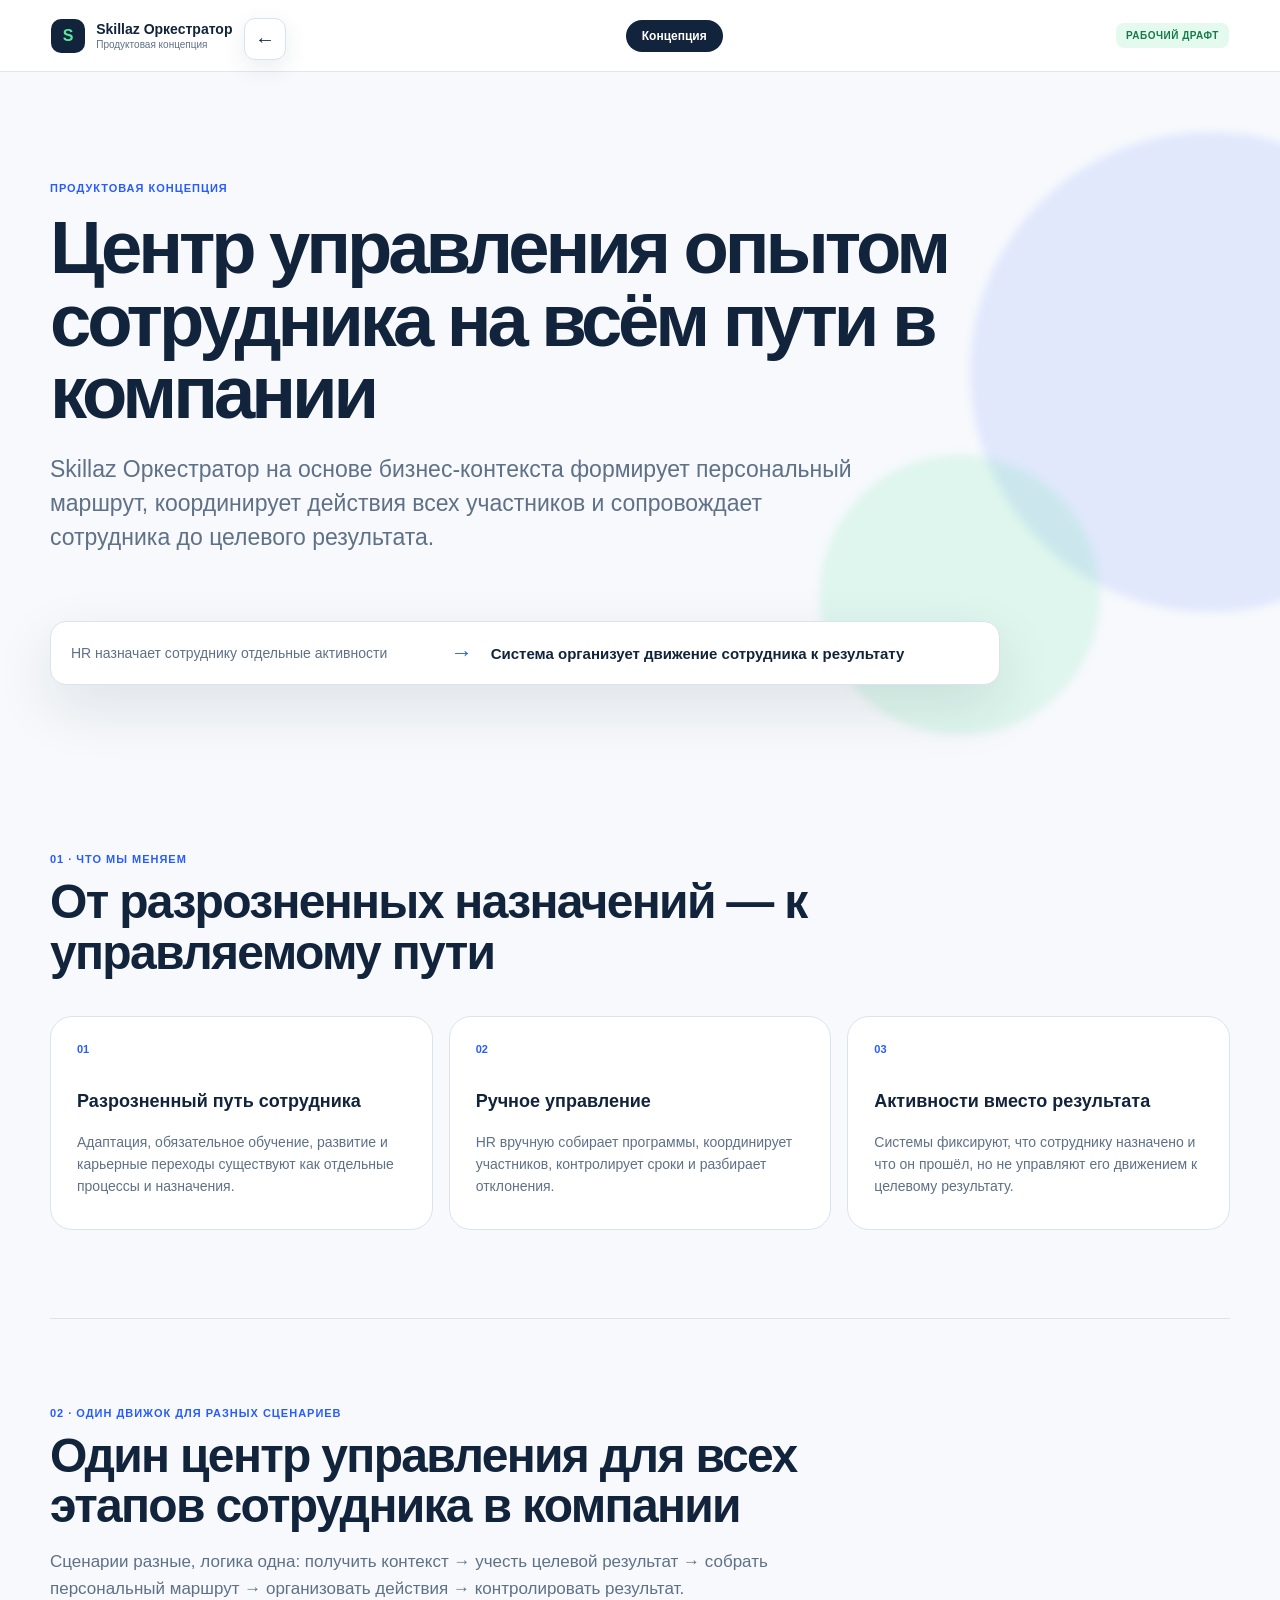
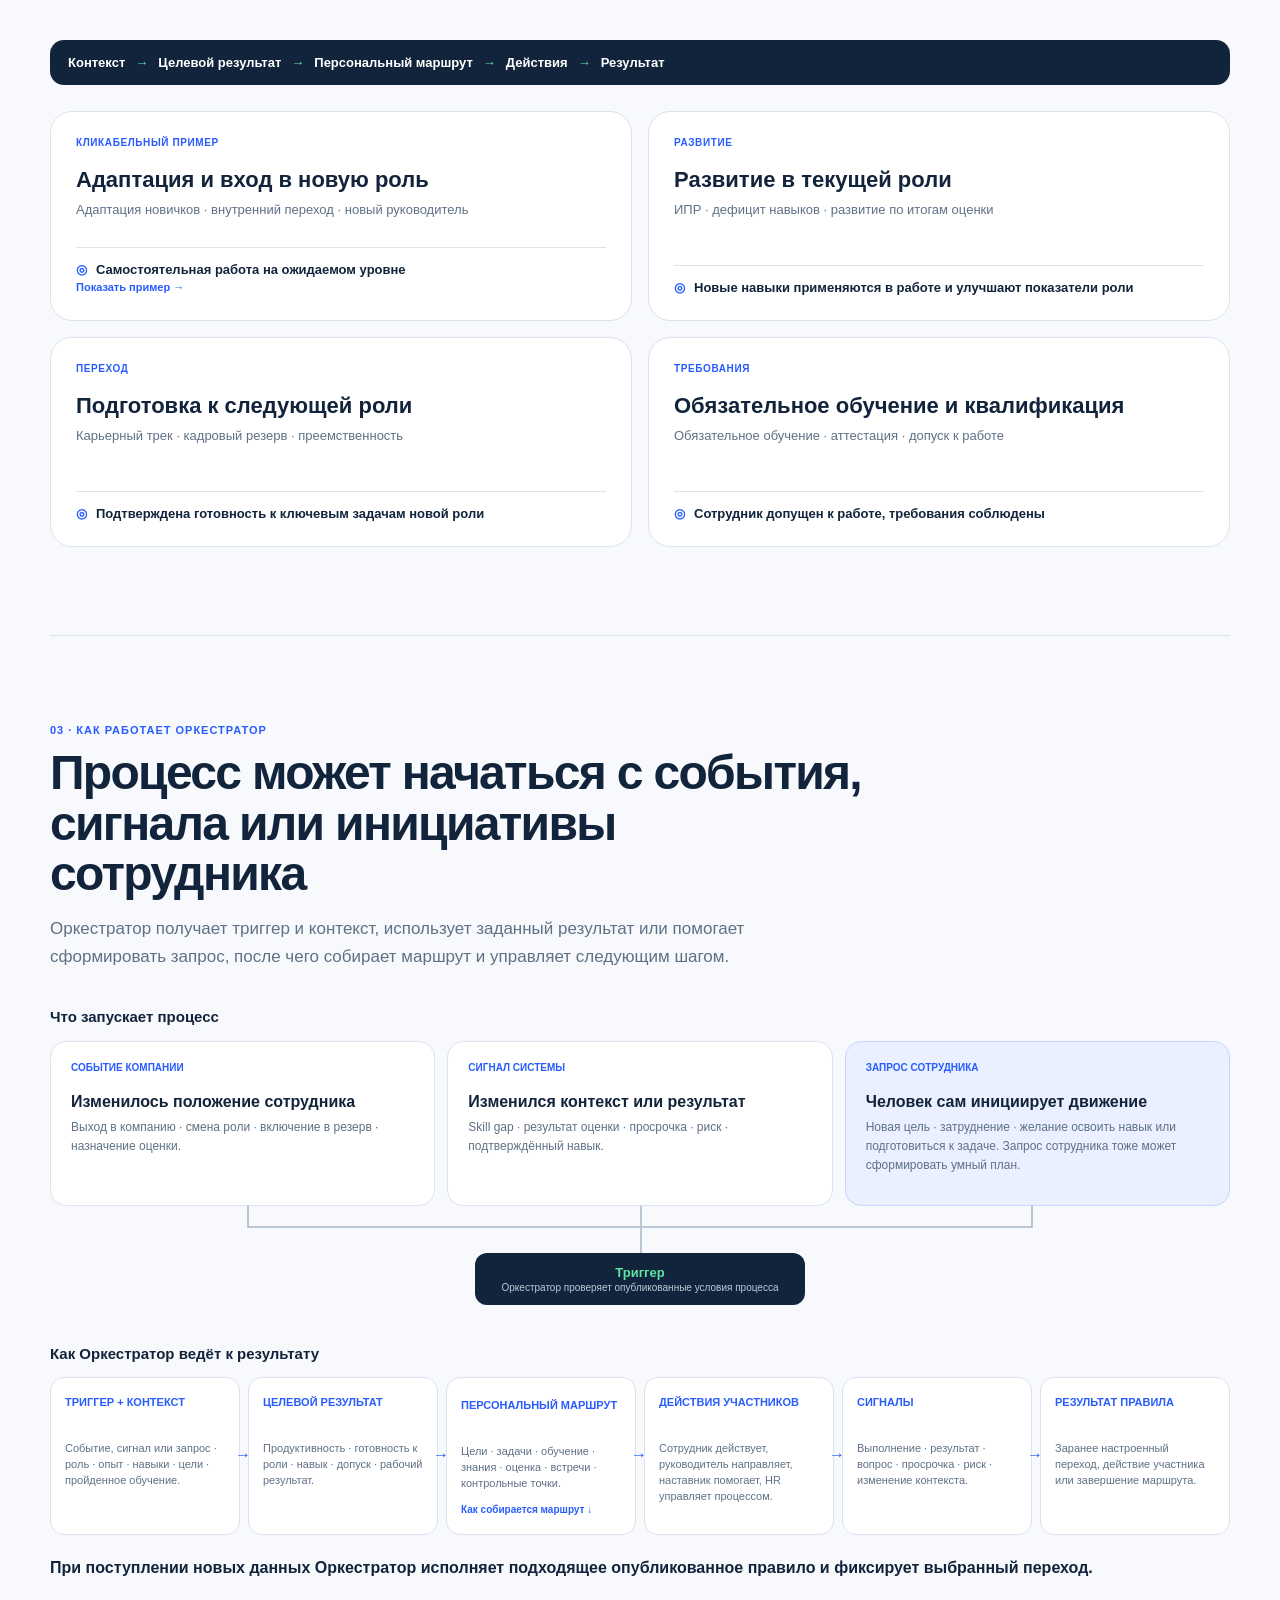
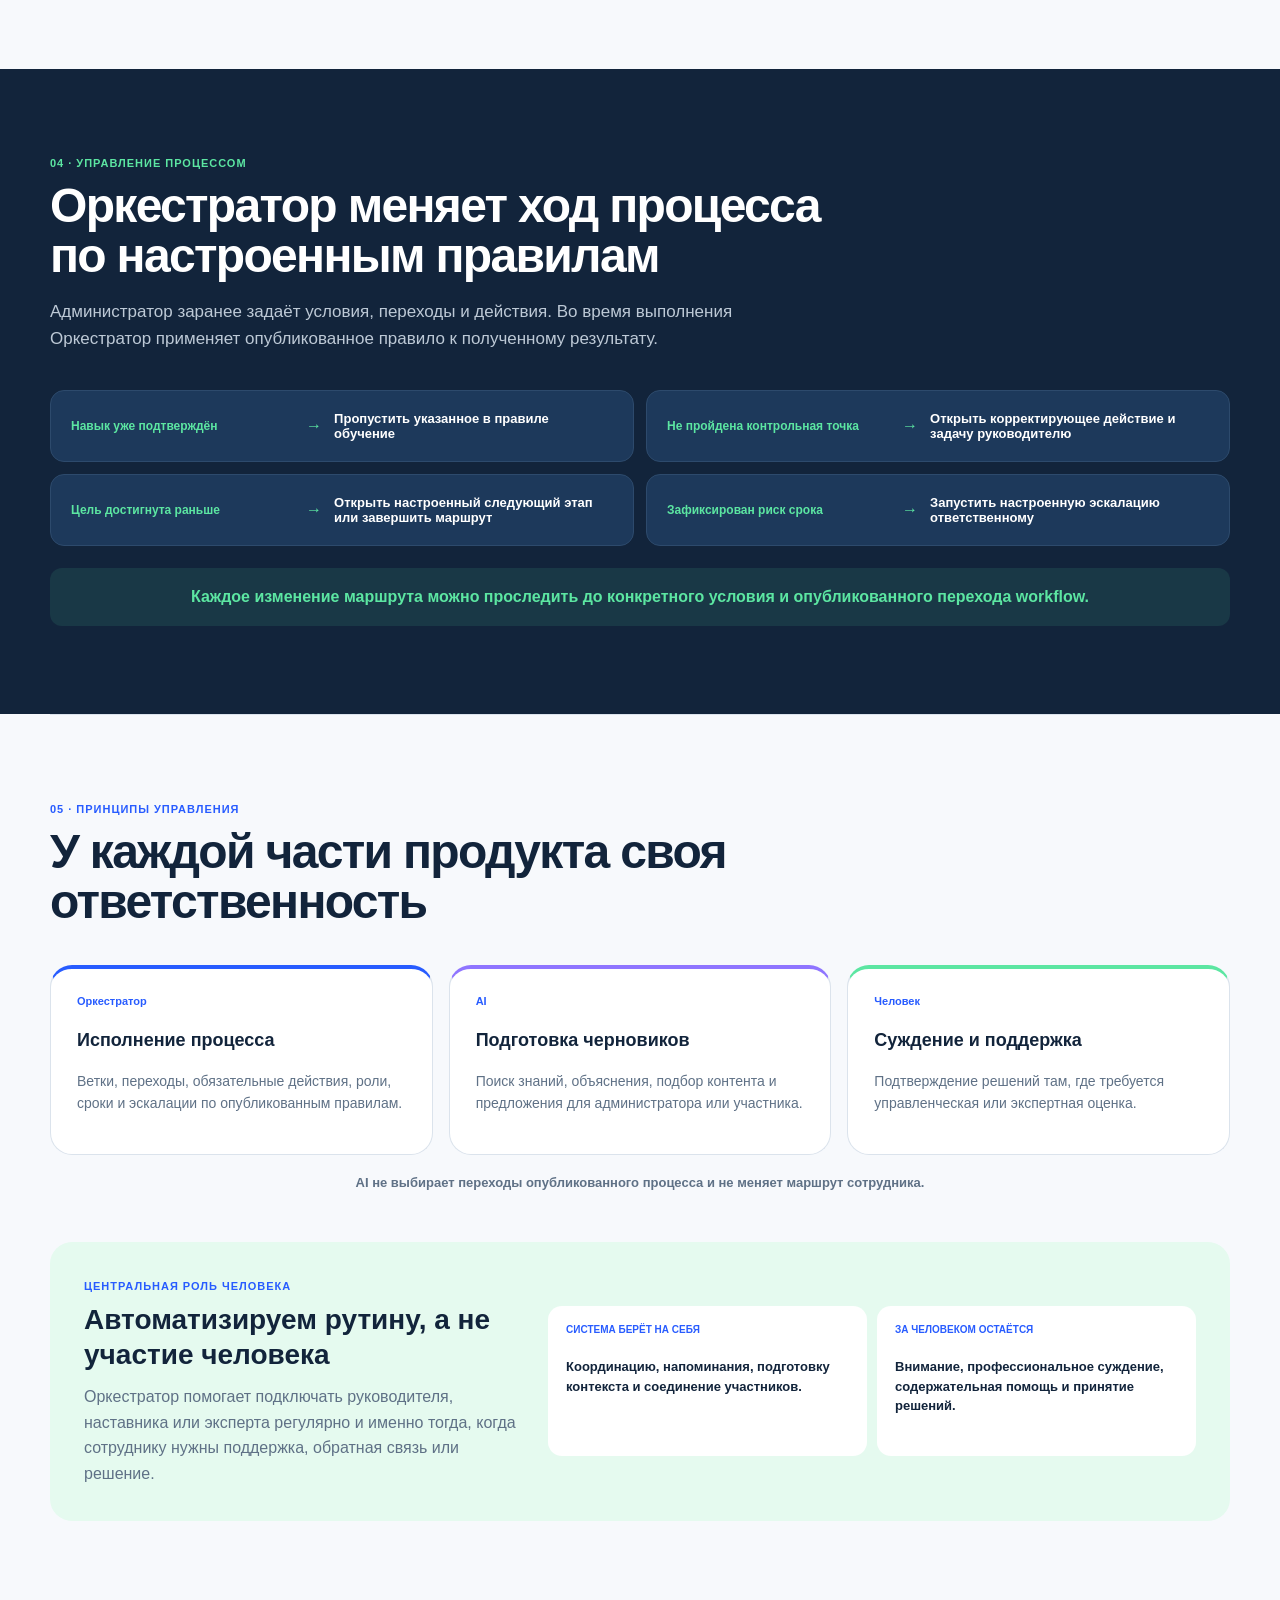
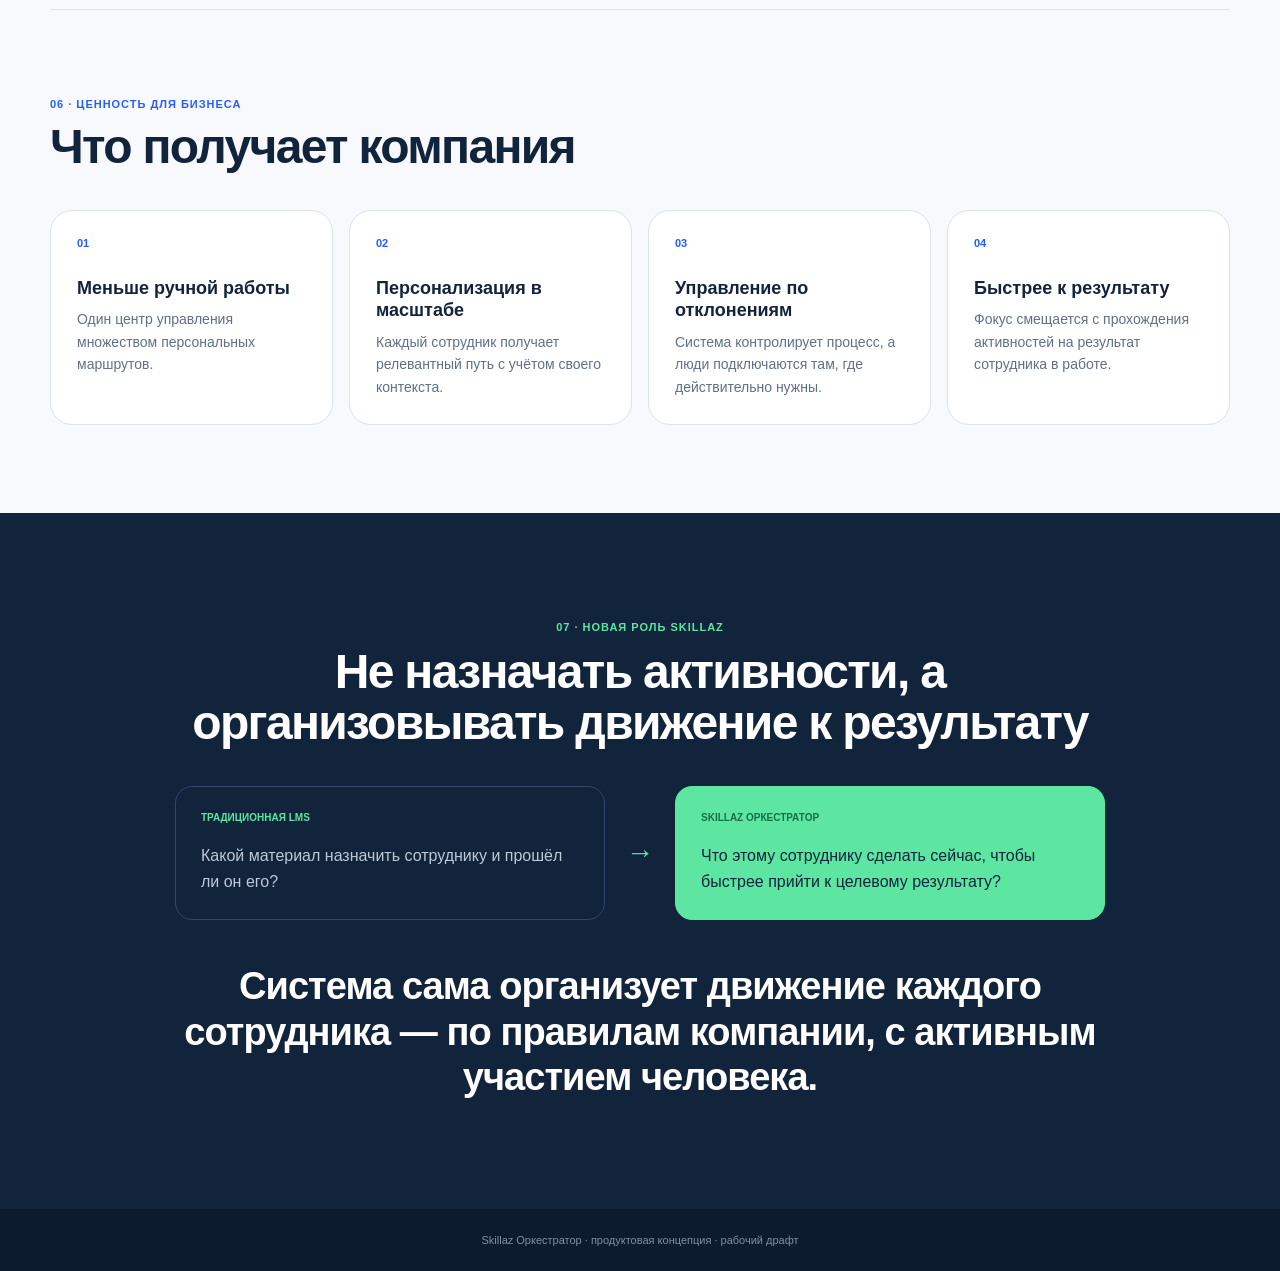
<file: concept.html>
<!DOCTYPE html>
<!-- saved from url=(0087)file:///C:/Users/User/Downloads/Telegram%20Desktop/orchestrator-concept-standalone.html -->
<html lang="ru"><head><meta http-equiv="Content-Type" content="text/html; charset=UTF-8">
  
  <meta name="viewport" content="width=device-width, initial-scale=1">
  <meta name="description" content="Продуктовая концепция Skillaz Оркестратора">
  <title>Skillaz Оркестратор — продуктовая концепция</title>
  <link rel="icon" type="image/svg+xml" href="data:image/svg+xml,%3Csvg xmlns='http://www.w3.org/2000/svg' viewBox='0 0 32 32'%3E%3Crect width='32' height='32' rx='8' fill='%2313263f'/%3E%3Cpath d='M8 10h16l-5 6 5 6H8l5-6z' fill='%2357e39c'/%3E%3C/svg%3E">
  <style>
    :root {
      --ink: #12243b;
      --ink-2: #1d395b;
      --soft: #5f7186;
      --muted: #8190a1;
      --line: #dbe3ec;
      --surface: #ffffff;
      --surface-2: #f4f7fa;
      --blue: #285cff;
      --blue-soft: #eaf0ff;
      --mint: #5ce6a2;
      --mint-soft: #e5faef;
      --amber: #ffcc66;
      --violet: #8f75ff;
      --coral: #ff866e;
      --shadow: 0 22px 60px rgba(18, 36, 59, .11);
      --radius: 22px;
    }

    * { box-sizing: border-box; }
    html { scroll-behavior: smooth; }
    body {
      margin: 0;
      background: #f7f9fc;
      color: var(--ink);
      font-family: Inter, ui-sans-serif, -apple-system, BlinkMacSystemFont, "Segoe UI", sans-serif;
      -webkit-font-smoothing: antialiased;
    }
    button, input { font: inherit; }
    button { color: inherit; }
    a { color: inherit; text-decoration: none; }

    .app-header {
      position: sticky;
      top: 0;
      z-index: 50;
      min-height: 72px;
      padding: 12px clamp(20px, 4vw, 64px);
      display: flex;
      align-items: center;
      justify-content: space-between;
      gap: 20px;
      background: rgba(255,255,255,.9);
      border-bottom: 1px solid rgba(219,227,236,.85);
      backdrop-filter: blur(14px);
    }
    .brand { display: flex; align-items: center; gap: 11px; }
    .brand-mark {
      width: 34px;
      height: 34px;
      display: grid;
      place-items: center;
      background: var(--ink);
      color: var(--mint);
      border-radius: 10px;
      font-weight: 900;
    }
    .brand span:last-child { display: grid; gap: 2px; }
    .brand strong { font-size: 14px; }
    .brand small { color: var(--soft); font-size: 10px; }
    .single-tab {
      padding: 9px 16px;
      background: var(--ink);
      color: white;
      border-radius: 999px;
      font-size: 12px;
      font-weight: 750;
    }
    .draft-badge {
      padding: 7px 10px;
      background: var(--mint-soft);
      color: #187a4c;
      border-radius: 8px;
      font-size: 10px;
      font-weight: 800;
      text-transform: uppercase;
      letter-spacing: .05em;
    }

    main { overflow: hidden; }
    .section, .hero-shell {
      width: min(1180px, calc(100% - 40px));
      margin: 0 auto;
    }
    .section { padding: 88px 0; }
    .section + .section { border-top: 1px solid var(--line); }
    .dark-section {
      width: 100%;
      max-width: none;
      padding-inline: max(20px, calc((100vw - 1180px) / 2));
      background: var(--ink);
      color: white;
      border: 0 !important;
    }
    .eyebrow, .section-kicker {
      color: var(--blue);
      font-size: 11px;
      font-weight: 850;
      letter-spacing: .09em;
      text-transform: uppercase;
    }
    .dark-section .section-kicker { color: var(--mint); }
    h1, h2, h3, p { margin-top: 0; }
    h1 { margin-bottom: 22px; font-size: clamp(42px, 5.8vw, 76px); line-height: .98; letter-spacing: -.055em; }
    h2 { margin-bottom: 16px; font-size: clamp(30px, 4vw, 48px); line-height: 1.05; letter-spacing: -.035em; }
    h3 { font-size: 18px; line-height: 1.25; }
    p { color: var(--soft); line-height: 1.6; }
    .dark-section p { color: #bdc9d6; }
    .section-heading { max-width: 820px; margin-bottom: 38px; }
    .section-heading .section-kicker { display: block; margin-bottom: 12px; }
    .section-heading p { max-width: 760px; margin-bottom: 0; font-size: 17px; }

    .hero-shell {
      min-height: 690px;
      padding: 110px 0 80px;
      display: grid;
      align-content: center;
      position: relative;
    }
    .hero-shell::before, .hero-shell::after {
      content: "";
      position: absolute;
      z-index: -1;
      border-radius: 999px;
      filter: blur(4px);
    }
    .hero-shell::before { width: 480px; height: 480px; right: -220px; top: 60px; background: rgba(40,92,255,.10); }
    .hero-shell::after { width: 280px; height: 280px; right: 130px; bottom: 30px; background: rgba(92,230,162,.16); }
    .hero-shell .eyebrow { margin-bottom: 18px; }
    .hero-shell h1 { max-width: 1000px; }
    .hero-copy { max-width: 830px; font-size: clamp(18px, 2vw, 23px); line-height: 1.48; }
    .change-line {
      margin-top: 44px;
      max-width: 950px;
      padding: 18px 20px;
      display: grid;
      grid-template-columns: 1fr auto 1.35fr;
      gap: 18px;
      align-items: center;
      background: white;
      border: 1px solid var(--line);
      border-radius: 16px;
      box-shadow: var(--shadow);
    }
    .change-line span { color: var(--soft); font-size: 14px; }
    .change-line b { color: var(--blue); font-size: 22px; }
    .change-line strong { font-size: 15px; }

    .problem-grid, .value-grid, .principle-grid {
      display: grid;
      grid-template-columns: repeat(3, minmax(0,1fr));
      gap: 16px;
    }
    .problem-card, .value-card, .principle-card {
      min-height: 214px;
      padding: 26px;
      background: white;
      border: 1px solid var(--line);
      border-radius: var(--radius);
    }
    .problem-card > span, .value-card > span, .principle-card > span {
      display: block;
      margin-bottom: 35px;
      color: var(--blue);
      font-size: 11px;
      font-weight: 850;
    }
    .problem-card p, .value-card p, .principle-card p { margin-bottom: 0; font-size: 14px; }

    .logic-line {
      margin-bottom: 26px;
      padding: 15px 18px;
      display: flex;
      flex-wrap: wrap;
      align-items: center;
      gap: 10px;
      background: var(--ink);
      color: white;
      border-radius: 14px;
      font-size: 13px;
      font-weight: 700;
    }
    .logic-line i { color: var(--mint); font-style: normal; }
    .scenario-grid { display: grid; grid-template-columns: repeat(2, minmax(0,1fr)); gap: 16px; }
    .scenario-card {
      width: 100%;
      min-height: 210px;
      padding: 25px;
      display: grid;
      grid-template-rows: auto 1fr auto;
      gap: 18px;
      background: white;
      border: 1px solid var(--line);
      border-radius: var(--radius);
      text-align: left;
    }
    button.scenario-card { cursor: pointer; transition: transform .2s ease, border-color .2s ease, box-shadow .2s ease; }
    button.scenario-card:hover, button.scenario-card[aria-expanded="true"] { transform: translateY(-3px); border-color: var(--blue); box-shadow: var(--shadow); }
    .scenario-card .scenario-type { color: var(--blue); font-size: 10px; font-weight: 850; text-transform: uppercase; letter-spacing: .06em; }
    .scenario-card h3 { margin-bottom: 6px; font-size: 22px; }
    .scenario-card p { margin-bottom: 0; font-size: 13px; }
    .scenario-result { padding-top: 14px; border-top: 1px solid var(--line); display: flex; gap: 9px; align-items: flex-start; font-size: 13px; font-weight: 750; }
    .scenario-result::before { content: "◎"; color: var(--blue); }
    .scenario-action { margin-top: 3px; color: var(--blue); font-size: 11px; font-weight: 800; }

    .role-example { margin-top: 18px; overflow: hidden; }
    .role-example[hidden] { display: none; }
    .example-shell { padding: 30px; background: white; border: 1px solid var(--blue); border-radius: var(--radius); box-shadow: var(--shadow); }
    .example-shell > header { margin-bottom: 26px; display: flex; justify-content: space-between; gap: 28px; align-items: start; }
    .example-shell header h3 { margin: 6px 0; font-size: 26px; }
    .example-shell header p { max-width: 700px; margin-bottom: 0; }
    .close-example { padding: 9px 12px; background: var(--surface-2); border: 0; border-radius: 9px; cursor: pointer; font-size: 12px; font-weight: 750; }
    .template-to-workflow { display: grid; grid-template-columns: minmax(280px, .8fr) 54px minmax(520px, 1.4fr); gap: 20px; align-items: stretch; }
    .template-to-workflow > article { min-height: 390px; padding: 28px; background: white; border: 1px solid var(--line); border-radius: 18px; box-shadow: var(--shadow); }
    .template-to-workflow h3 { margin: 7px 0 8px; font-size: 26px; line-height: 1.15; }
    .template-problem p { margin: 0 0 18px; color: var(--soft); font-size: 13px; }
    .diagram-label { color: var(--blue); font-size: 10px; font-weight: 850; letter-spacing: .11em; text-transform: uppercase; }
    .document-stack { position: relative; min-height: 250px; }
    .document-stack > div { position: absolute; width: calc(100% - 30px); min-height: 72px; padding: 15px 16px 15px 51px; display: grid; align-content: center; background: var(--surface-2); border: 1px solid var(--line); border-radius: 11px; box-shadow: 0 8px 20px rgba(18,36,59,.08); }
    .document-stack > div:nth-child(1) { top: 0; left: 0; z-index: 4; }
    .document-stack > div:nth-child(2) { top: 58px; left: 10px; z-index: 3; }
    .document-stack > div:nth-child(3) { top: 116px; left: 20px; z-index: 2; }
    .document-stack > div:nth-child(4) { top: 174px; left: 30px; z-index: 1; }
    .document-stack i { position: absolute; left: 16px; top: 17px; width: 22px; height: 29px; background: white; border: 2px solid #9aa8b9; border-radius: 3px; }
    .document-stack i::after { content: ""; position: absolute; left: 4px; right: 4px; top: 8px; height: 2px; background: #9aa8b9; box-shadow: 0 6px 0 #9aa8b9, 0 12px 0 #9aa8b9; }
    .document-stack strong { font-size: 12px; }
    .transformation-arrow { align-self: center; display: grid; justify-items: center; gap: 4px; color: var(--soft); }
    .transformation-arrow span { width: 46px; height: 46px; display: grid; place-items: center; background: var(--ink); color: var(--mint); border-radius: 50%; font-size: 25px; font-weight: 850; }
    .transformation-arrow small { font-size: 9px; font-weight: 750; text-transform: uppercase; }
    .workflow-branching { border-color: #bdeed5 !important; }
    .workflow-hub { width: min(390px, 82%); margin: 4px auto 0; padding: 17px 22px; display: grid; justify-items: center; background: var(--ink); color: white; border-radius: 13px; text-align: center; }
    .workflow-hub small { color: var(--mint); font-size: 10px; font-weight: 800; text-transform: uppercase; }
    .workflow-hub strong { font-size: 19px; }
    .workflow-hub span { color: #adbac9; font-size: 11px; }
    .branch-lines { position: relative; height: 42px; margin: 0 16.66%; }
    .branch-lines::before { content: ""; position: absolute; top: 0; left: 50%; height: 20px; border-left: 2px solid #9fb1c3; }
    .branch-lines::after { content: ""; position: absolute; top: 20px; left: 0; right: 0; border-top: 2px solid #9fb1c3; }
    .branch-lines i { position: absolute; top: 20px; height: 22px; border-left: 2px solid #9fb1c3; }
    .branch-lines i:nth-child(1) { left: 0; }
    .branch-lines i:nth-child(2) { left: 50%; }
    .branch-lines i:nth-child(3) { right: 0; }
    .generated-plans { display: grid; grid-template-columns: repeat(3, minmax(0, 1fr)); gap: 10px; }
    .generated-plans > div { min-height: 105px; padding: 14px; display: grid; grid-template-columns: 1fr 1fr; align-content: start; gap: 10px 5px; background: var(--surface-2); border: 1px solid var(--line); border-radius: 11px; }
    .generated-plans strong { grid-column: 1 / -1; align-self: end; font-size: 12px; }
    .core-mark, .profile-mark { display: block; height: 36px; border-radius: 6px; }
    .core-mark { background: var(--blue); }
    .profile-electronics { background: var(--mint); }
    .profile-cosmetics { background: var(--amber); }
    .profile-home { background: var(--violet); }
    .legend { margin-top: 13px; display: flex; flex-wrap: wrap; justify-content: center; gap: 8px 18px; color: var(--soft); font-size: 10px; }
    .legend span { display: flex; align-items: center; gap: 6px; }
    .legend i { width: 13px; height: 13px; border-radius: 3px; }
    .example-note { margin: 18px 0 0; padding-top: 16px; border-top: 1px solid var(--line); color: var(--ink); font-size: 13px; font-weight: 700; }

    .flow-subheading { margin: 0 0 14px; color: var(--ink); font-size: 15px; }
    .trigger-system { margin-bottom: 40px; }
    .trigger-row { display: grid; grid-template-columns: repeat(3, minmax(0,1fr)); gap: 12px; }
    .trigger-card { min-height: 165px; padding: 20px; background: white; border: 1px solid var(--line); border-radius: 16px; }
    .trigger-card.employee { background: var(--blue-soft); border-color: #c8d5ff; }
    .trigger-card span { display: block; margin-bottom: 20px; color: var(--blue); font-size: 10px; font-weight: 850; text-transform: uppercase; }
    .trigger-card strong { display: block; margin-bottom: 7px; }
    .trigger-card p { margin-bottom: 0; font-size: 12px; }
    .trigger-join { position: relative; height: 47px; margin: 0 16.66%; }
    .trigger-join::before { content: ""; position: absolute; top: 20px; left: 0; right: 0; border-top: 2px solid #b9c7d6; }
    .trigger-join::after { content: ""; position: absolute; top: 20px; left: 50%; height: 27px; border-left: 2px solid #b9c7d6; }
    .trigger-join i { position: absolute; top: 0; height: 20px; border-left: 2px solid #b9c7d6; }
    .trigger-join i:nth-child(1) { left: 0; }
    .trigger-join i:nth-child(2) { left: 50%; }
    .trigger-join i:nth-child(3) { right: 0; }
    .trigger-merge { width: min(330px, 80%); margin: 0 auto; padding: 12px 18px; display: grid; justify-items: center; gap: 2px; background: var(--ink); color: white; border-radius: 12px; text-align: center; }
    .trigger-merge strong { color: var(--mint); font-size: 13px; }
    .trigger-merge small { color: #bdc9d6; font-size: 10px; }
    .flow-chain { display: grid; grid-template-columns: repeat(6, minmax(0,1fr)); gap: 8px; align-items: stretch; }
    .flow-step { min-height: 158px; padding: 17px 14px; position: relative; background: white; border: 1px solid var(--line); border-radius: 14px; }
    .flow-step:not(:last-child)::after { content: "→"; position: absolute; z-index: 2; right: -13px; top: 68px; width: 18px; color: var(--blue); font-weight: 900; text-align: center; }
    .flow-step b { display: block; min-height: 34px; color: var(--blue); font-size: 11px; line-height: 1.3; }
    .flow-step p { margin: 12px 0 0; font-size: 11px; line-height: 1.45; }
    button.flow-step { width: 100%; color: var(--ink); cursor: pointer; text-align: left; }
    button.flow-step:hover, button.flow-step[aria-expanded="true"] { background: var(--blue-soft); border-color: var(--blue); box-shadow: 0 12px 28px rgba(40,92,255,.11); }
    .route-toggle-copy { display: block; margin-top: 12px; color: var(--blue); font-size: 10px; font-weight: 800; }
    .flow-conclusion { margin: 20px 0 0; color: var(--ink); font-weight: 750; }

    .route-calculation-details { position: relative; margin-top: 40px; padding: 25px; background: #f0f4ff; border: 1px solid #c8d5ff; border-radius: 18px; }
    .route-calculation-details[hidden] { display: none; }
    .route-calculation-details::before { content: ""; position: absolute; left: 41.66%; top: -41px; height: 40px; border-left: 2px solid var(--blue); }
    .route-calculation-details header { display: flex; justify-content: space-between; gap: 24px; align-items: end; }
    .route-calculation-details header span { color: var(--blue); font-size: 10px; font-weight: 850; text-transform: uppercase; letter-spacing: .08em; }
    .route-calculation-details header h3 { margin: 5px 0 0; font-size: 23px; }
    .route-calculation-details header p { max-width: 470px; margin: 0; font-size: 12px; }

    .rules-visual { margin-top: 20px; display: grid; grid-template-columns: .9fr 42px 1.35fr 42px .9fr; gap: 11px; align-items: center; }
    .rules-input, .rules-engine, .calculated-plan { min-height: 320px; padding: 20px; border-radius: 17px; }
    .rules-input, .calculated-plan { background: white; border: 1px solid var(--line); }
    .rules-engine { background: var(--ink); color: white; }
    .rules-input > span, .rules-engine > span, .calculated-plan > span { color: var(--blue); font-size: 10px; font-weight: 850; text-transform: uppercase; }
    .rules-engine > span { color: var(--mint); }
    .rules-input h3, .rules-engine h3, .calculated-plan h3 { margin: 7px 0 18px; }
    .input-list, .rule-list, .plan-list { display: grid; gap: 7px; }
    .input-list div, .plan-list div { padding: 10px; background: var(--surface-2); border-radius: 8px; }
    .input-list strong, .plan-list strong { display: block; font-size: 11px; }
    .input-list small, .plan-list small { color: var(--soft); font-size: 9px; }
    .rule-list { grid-template-columns: repeat(2, minmax(0,1fr)); }
    .rule-list div { padding: 10px; background: var(--ink-2); border-radius: 8px; }
    .rule-list strong { display: block; font-size: 11px; }
    .rule-list small { color: #bdc9d6; font-size: 9px; }
    .version-note { margin: 13px 0 0; color: #bdc9d6 !important; font-size: 10px; }
    .flow-arrow { color: var(--blue); font-size: 23px; font-weight: 900; text-align: center; }

    .smart-grid { display: grid; grid-template-columns: repeat(2, minmax(0,1fr)); gap: 12px; }
    .smart-case { padding: 20px; display: grid; grid-template-columns: 1fr auto 1.25fr; gap: 12px; align-items: center; background: var(--ink-2); border: 1px solid #2d4a6c; border-radius: 14px; }
    .smart-case span { color: var(--mint); font-size: 12px; font-weight: 750; }
    .smart-case b { color: var(--mint); }
    .smart-case strong { font-size: 13px; }
    .route-change { margin: 22px 0 0; padding: 16px; background: rgba(92,230,162,.1); color: var(--mint) !important; border-radius: 12px; text-align: center; font-weight: 750; }

    .principle-grid { grid-template-columns: repeat(3, minmax(0,1fr)); }
    .principle-card { min-height: 190px; }
    .principle-card.rules { border-top: 4px solid var(--blue); }
    .principle-card.ai { border-top: 4px solid var(--violet); }
    .principle-card.human { border-top: 4px solid var(--mint); }
    .principle-card > span { margin-bottom: 22px; }
    .guardrail { margin: 18px 0 0; text-align: center; font-size: 13px; font-weight: 750; }

    .human-block {
      margin-top: 48px;
      padding: 34px;
      display: grid;
      grid-template-columns: .8fr 1.2fr;
      gap: 32px;
      align-items: center;
      background: var(--mint-soft);
      border-radius: var(--radius);
    }
    .human-block h3 { margin: 8px 0 12px; font-size: 28px; }
    .human-block p { margin-bottom: 0; }
    .human-split { display: grid; grid-template-columns: repeat(2, minmax(0,1fr)); gap: 10px; }
    .human-split div { min-height: 150px; padding: 18px; background: white; border-radius: 14px; }
    .human-split span { display: block; margin-bottom: 22px; color: var(--blue); font-size: 10px; font-weight: 850; text-transform: uppercase; }
    .human-split strong { font-size: 13px; line-height: 1.5; }

    .value-grid { grid-template-columns: repeat(4, minmax(0,1fr)); }
    .value-card { min-height: 200px; }
    .value-card > span { margin-bottom: 28px; }
    .value-card h3 { margin-bottom: 9px; }

    .final-section { padding-top: 108px; padding-bottom: 108px; text-align: center; }
    .final-section .section-kicker { display: block; margin-bottom: 14px; }
    .final-section h2 { max-width: 920px; margin-inline: auto; }
    .comparison { margin: 38px auto 0; max-width: 930px; display: grid; grid-template-columns: 1fr 70px 1fr; align-items: stretch; text-align: left; }
    .comparison article { padding: 25px; border: 1px solid #2d4a6c; border-radius: 17px; }
    .comparison article:last-child { background: var(--mint); color: var(--ink); border-color: var(--mint); }
    .comparison span { display: block; margin-bottom: 20px; color: var(--mint); font-size: 10px; font-weight: 850; text-transform: uppercase; }
    .comparison article:last-child span { color: #176e47; }
    .comparison p { margin: 0; font-size: 16px; }
    .comparison article:last-child p { color: var(--ink); }
    .comparison b { display: grid; place-items: center; color: var(--mint); font-size: 28px; }
    .final-line { max-width: 980px; margin: 44px auto 0; color: white !important; font-size: clamp(24px, 3vw, 38px); line-height: 1.2 !important; font-weight: 820; letter-spacing: -.025em; }

    .site-footer { padding: 25px 20px; background: #0c1b2d; color: #8190a1; text-align: center; font-size: 11px; }

    @media (max-width: 980px) {
      .template-to-workflow { grid-template-columns: 1fr; }
      .transformation-arrow { transform: rotate(90deg); justify-self: center; }
      .flow-chain { grid-template-columns: repeat(3, minmax(0,1fr)); }
      .flow-step:nth-child(3)::after { display: none; }
      .route-calculation-details::before { display: none; }
      .route-calculation-details header { align-items: start; flex-direction: column; }
      .rules-visual { grid-template-columns: 1fr; }
      .rules-visual .flow-arrow { transform: rotate(90deg); }
      .value-grid { grid-template-columns: repeat(2, minmax(0,1fr)); }
    }
    @media (max-width: 760px) {
      .app-header { padding-inline: 16px; }
      .draft-badge { display: none; }
      .section, .hero-shell { width: min(100% - 28px, 1180px); }
      .section { padding: 64px 0; }
      .hero-shell { min-height: auto; padding: 80px 0 60px; }
      .change-line { grid-template-columns: 1fr; }
      .change-line b { transform: rotate(90deg); width: fit-content; }
      .problem-grid, .scenario-grid, .trigger-row, .smart-grid, .principle-grid, .value-grid { grid-template-columns: 1fr; }
      .trigger-join { display: none; }
      .trigger-merge { margin-top: 12px; }
      .template-to-workflow { grid-template-columns: 1fr; }
      .transformation-arrow { transform: rotate(90deg); }
      .template-to-workflow > article { min-height: auto; padding: 18px; }
      .generated-plans { grid-template-columns: 1fr; }
      .generated-plans > div { min-height: 82px; }
      .branch-lines { display: none; }
      .workflow-hub { width: 100%; margin-bottom: 10px; }
      .example-shell { padding: 20px; }
      .example-shell > header { display: grid; }
      .close-example { justify-self: start; }
      .flow-chain { grid-template-columns: 1fr; }
      .flow-step:not(:last-child)::after { right: 50%; top: auto; bottom: -17px; transform: rotate(90deg); }
      .human-block { padding: 24px; grid-template-columns: 1fr; }
      .human-split { grid-template-columns: 1fr; }
      .comparison { grid-template-columns: 1fr; gap: 12px; }
      .comparison b { transform: rotate(90deg); }
    }
  </style>
</head>
<body>
<a href="index.html" aria-label="Вернуться к разделам" style="position:fixed;z-index:9999;left:244px;top:18px;display:grid;place-items:center;width:42px;height:42px;border:1px solid #d8e2ec;border-radius:11px;background:#fff;color:#102a43;text-decoration:none;box-shadow:0 8px 24px #163b5c17;font:700 20px Arial">←</a>
  <header class="app-header">
    <a class="brand" href="concept.html#concept" aria-label="Skillaz Оркестратор">
      <span class="brand-mark" aria-hidden="true">S</span>
      <span><strong>Skillaz Оркестратор</strong><small>Продуктовая концепция</small></span>
    </a>
    <span class="single-tab">Концепция</span>
    <span class="draft-badge">Рабочий драфт</span>
  </header>

  <main id="concept">
    <section class="hero-shell">
      <span class="eyebrow">Продуктовая концепция</span>
      <h1>Центр управления опытом сотрудника на всём пути в компании</h1>
      <p class="hero-copy">Skillaz Оркестратор на основе бизнес-контекста формирует персональный маршрут, координирует действия всех участников и сопровождает сотрудника до целевого результата.</p>
      <div class="change-line">
        <span>HR назначает сотруднику отдельные активности</span>
        <b aria-hidden="true">→</b>
        <strong>Система организует движение сотрудника к результату</strong>
      </div>
    </section>

    <section class="section" id="problems">
      <header class="section-heading">
        <span class="section-kicker">01 · Что мы меняем</span>
        <h2>От разрозненных назначений — к управляемому пути</h2>
      </header>
      <div class="problem-grid">
        <article class="problem-card"><span>01</span><h3>Разрозненный путь сотрудника</h3><p>Адаптация, обязательное обучение, развитие и карьерные переходы существуют как отдельные процессы и назначения.</p></article>
        <article class="problem-card"><span>02</span><h3>Ручное управление</h3><p>HR вручную собирает программы, координирует участников, контролирует сроки и разбирает отклонения.</p></article>
        <article class="problem-card"><span>03</span><h3>Активности вместо результата</h3><p>Системы фиксируют, что сотруднику назначено и что он прошёл, но не управляют его движением к целевому результату.</p></article>
      </div>
    </section>

    <section class="section" id="scenarios">
      <header class="section-heading">
        <span class="section-kicker">02 · Один движок для разных сценариев</span>
        <h2>Один центр управления для всех этапов сотрудника в компании</h2>
        <p>Сценарии разные, логика одна: получить контекст → учесть целевой результат → собрать персональный маршрут → организовать действия → контролировать результат.</p>
      </header>
      <div class="logic-line" aria-label="Общая логика сценариев">
        <span>Контекст</span><i>→</i><span>Целевой результат</span><i>→</i><span>Персональный маршрут</span><i>→</i><span>Действия</span><i>→</i><span>Результат</span>
      </div>
      <div class="scenario-grid">
        <button class="scenario-card" type="button" data-scenario="role-entry" aria-expanded="false" aria-controls="role-entry-example">
          <span class="scenario-type">Кликабельный пример</span>
          <span><h3>Адаптация и вход в новую роль</h3><p>Адаптация новичков · внутренний переход · новый руководитель</p></span>
          <span><span class="scenario-result">Самостоятельная работа на ожидаемом уровне</span><span class="scenario-action">Показать пример →</span></span>
        </button>
        <article class="scenario-card">
          <span class="scenario-type">Развитие</span>
          <span><h3>Развитие в текущей роли</h3><p>ИПР · дефицит навыков · развитие по итогам оценки</p></span>
          <span class="scenario-result">Новые навыки применяются в работе и улучшают показатели роли</span>
        </article>
        <article class="scenario-card">
          <span class="scenario-type">Переход</span>
          <span><h3>Подготовка к следующей роли</h3><p>Карьерный трек · кадровый резерв · преемственность</p></span>
          <span class="scenario-result">Подтверждена готовность к ключевым задачам новой роли</span>
        </article>
        <article class="scenario-card">
          <span class="scenario-type">Требования</span>
          <span><h3>Обязательное обучение и квалификация</h3><p>Обязательное обучение · аттестация · допуск к работе</p></span>
          <span class="scenario-result">Сотрудник допущен к работе, требования соблюдены</span>
        </article>
      </div>

      <div class="role-example" id="role-entry-example" hidden="">
        <div class="example-shell">
          <header>
            <div><span class="section-kicker">Конкретный сценарий</span><h3>Пример: вход в роль сотрудника розницы</h3><p>Один workflow собирает разные персональные маршруты без создания отдельных шаблонов для каждой специализации.</p></div>
            <button class="close-example" type="button" data-close-example="">Закрыть</button>
          </header>
          <div class="template-to-workflow" aria-label="Переход от копий шаблонов к workflow">
            <article class="template-problem">
              <span class="diagram-label">Сейчас</span>
              <h3>Много похожих шаблонов</h3>
              <p>Для разных специализаций создаются отдельные планы. Каждую копию приходится поддерживать вручную.</p>
              <div class="document-stack" aria-hidden="true">
                <div><i></i><strong>Корпоративная адаптация</strong></div>
                <div><i></i><strong>Продавец · электроника</strong></div>
                <div><i></i><strong>Продавец · косметика</strong></div>
                <div><i></i><strong>Продавец · товары для дома</strong></div>
              </div>
            </article>
            <div class="transformation-arrow" aria-hidden="true"><span>→</span><small>переход</small></div>
            <article class="workflow-branching">
              <span class="diagram-label">Skillaz Оркестратор</span>
              <div class="workflow-hub"><small>Типовой сценарий · 14 дней</small><strong>Один workflow розницы</strong><span>правила автоматической сборки плана</span></div>
              <div class="branch-lines" aria-hidden="true"><i></i><i></i><i></i></div>
              <div class="generated-plans">
                <div><span class="core-mark"></span><span class="profile-mark profile-electronics"></span><strong>Электроника</strong></div>
                <div><span class="core-mark"></span><span class="profile-mark profile-cosmetics"></span><strong>Косметика</strong></div>
                <div><span class="core-mark"></span><span class="profile-mark profile-home"></span><strong>Товары для дома</strong></div>
              </div>
              <div class="legend">
                <span><i class="core-mark"></i>общая корпоративная часть</span>
                <span><i class="profile-mark profile-electronics"></i>Электроника — профильная часть</span>
                <span><i class="profile-mark profile-cosmetics"></i>Косметика — профильная часть</span>
                <span><i class="profile-mark profile-home"></i>Товары для дома — профильная часть</span>
              </div>
            </article>
          </div>
          <p class="example-note">После запуска Оркестратор продолжает сопровождать процесс: координирует участников, контролирует сроки и реагирует на отклонения.</p>
        </div>
      </div>
    </section>

    <section class="section" id="how-it-works">
      <header class="section-heading">
        <span class="section-kicker">03 · Как работает Оркестратор</span>
        <h2>Процесс может начаться с события, сигнала или инициативы сотрудника</h2>
        <p>Оркестратор получает триггер и контекст, использует заданный результат или помогает сформировать запрос, после чего собирает маршрут и управляет следующим шагом.</p>
      </header>

      <div class="trigger-system">
        <h3 class="flow-subheading">Что запускает процесс</h3>
        <div class="trigger-row">
          <article class="trigger-card"><span>Событие компании</span><strong>Изменилось положение сотрудника</strong><p>Выход в компанию · смена роли · включение в резерв · назначение оценки.</p></article>
          <article class="trigger-card"><span>Сигнал системы</span><strong>Изменился контекст или результат</strong><p>Skill gap · результат оценки · просрочка · риск · подтверждённый навык.</p></article>
          <article class="trigger-card employee"><span>Запрос сотрудника</span><strong>Человек сам инициирует движение</strong><p>Новая цель · затруднение · желание освоить навык или подготовиться к задаче. Запрос сотрудника тоже может сформировать умный план.</p></article>
        </div>
        <div class="trigger-join" aria-hidden="true"><i></i><i></i><i></i></div>
        <div class="trigger-merge"><strong>Триггер</strong><small>Оркестратор проверяет опубликованные условия процесса</small></div>
      </div>

      <h3 class="flow-subheading">Как Оркестратор ведёт к результату</h3>
      <div class="flow-chain" aria-label="Логика работы оркестратора">
        <article class="flow-step"><b>ТРИГГЕР + КОНТЕКСТ</b><p>Событие, сигнал или запрос · роль · опыт · навыки · цели · пройденное обучение.</p></article>
        <article class="flow-step"><b>ЦЕЛЕВОЙ РЕЗУЛЬТАТ</b><p>Продуктивность · готовность к роли · навык · допуск · рабочий результат.</p></article>
        <button class="flow-step route-flow-step" type="button" data-route-details-toggle="" aria-expanded="false" aria-controls="route-calculation-details"><b>ПЕРСОНАЛЬНЫЙ МАРШРУТ</b><p>Цели · задачи · обучение · знания · оценка · встречи · контрольные точки.</p><span class="route-toggle-copy">Как собирается маршрут ↓</span></button>
        <article class="flow-step"><b>ДЕЙСТВИЯ УЧАСТНИКОВ</b><p>Сотрудник действует, руководитель направляет, наставник помогает, HR управляет процессом.</p></article>
        <article class="flow-step"><b>СИГНАЛЫ</b><p>Выполнение · результат · вопрос · просрочка · риск · изменение контекста.</p></article>
        <article class="flow-step"><b>РЕЗУЛЬТАТ ПРАВИЛА</b><p>Заранее настроенный переход, действие участника или завершение маршрута.</p></article>
      </div>

      <div class="route-calculation-details" id="route-calculation-details" hidden="">
        <header>
          <div><span>Детализация шага</span><h3>Внутри шага «Собрать персональный маршрут»</h3></div>
          <p>Workflow соединяет контекст и ожидаемый результат с правилами компании и рассчитывает состав конкретного плана.</p>
        </header>
        <div class="rules-visual" aria-label="Как workflow превращается в индивидуальный план">
          <article class="rules-input">
            <span>Данные для расчёта</span><h3>Контекст + целевой результат</h3>
            <div class="input-list"><div><strong>Профиль</strong><small>роль · функция · локация · опыт</small></div><div><strong>Текущее состояние</strong><small>цели · навыки · история обучения</small></div><div><strong>Ожидаемый результат</strong><small>готовность · навык · допуск · рабочий результат</small></div></div>
          </article>
          <div class="flow-arrow" aria-hidden="true">→</div>
          <article class="rules-engine">
            <span>Workflow</span><h3>Набор правил</h3>
            <div class="rule-list"><div><strong>Кому</strong><small>аудитория</small></div><div><strong>Кто участвует</strong><small>роли и ответственные</small></div><div><strong>Что войдёт</strong><small>этапы и элементы</small></div><div><strong>Когда</strong><small>сроки и порядок</small></div><div><strong>Какие цели</strong><small>результаты и подцели</small></div><div><strong>Как реагировать</strong><small>условия и действия</small></div></div>
            <p class="version-note"><strong>Версия 1:</strong> администратор заранее задаёт допустимые элементы и правила сборки.</p>
          </article>
          <div class="flow-arrow" aria-hidden="true">→</div>
          <article class="calculated-plan">
            <span>Результат расчёта</span><h3>Индивидуальный план</h3>
            <div class="plan-list"><div><strong>Общий корпоративный блок</strong><small>единые требования компании</small></div><div><strong>Цели</strong><small>результаты для конкретной роли</small></div><div><strong>Профильные активности</strong><small>релевантное наполнение</small></div><div><strong>Участники и контрольные точки</strong><small>конкретные люди и сроки</small></div></div>
          </article>
        </div>
      </div>
      <p class="flow-conclusion">При поступлении новых данных Оркестратор исполняет подходящее опубликованное правило и фиксирует выбранный переход.</p>
    </section>

    <section class="section dark-section" id="smart-management">
      <header class="section-heading">
        <span class="section-kicker">04 · Управление процессом</span>
        <h2>Оркестратор меняет ход процесса по настроенным правилам</h2>
        <p>Администратор заранее задаёт условия, переходы и действия. Во время выполнения Оркестратор применяет опубликованное правило к полученному результату.</p>
      </header>
      <div class="smart-grid">
        <article class="smart-case"><span>Навык уже подтверждён</span><b>→</b><strong>Пропустить указанное в правиле обучение</strong></article>
        <article class="smart-case"><span>Не пройдена контрольная точка</span><b>→</b><strong>Открыть корректирующее действие и задачу руководителю</strong></article>
        <article class="smart-case"><span>Цель достигнута раньше</span><b>→</b><strong>Открыть настроенный следующий этап или завершить маршрут</strong></article>
        <article class="smart-case"><span>Зафиксирован риск срока</span><b>→</b><strong>Запустить настроенную эскалацию ответственному</strong></article>
      </div>
      <p class="route-change">Каждое изменение маршрута можно проследить до конкретного условия и опубликованного перехода workflow.</p>
    </section>

    <section class="section" id="principles">
      <header class="section-heading">
        <span class="section-kicker">05 · Принципы управления</span>
        <h2>У каждой части продукта своя ответственность</h2>
      </header>
      <div class="principle-grid">
        <article class="principle-card rules"><span>Оркестратор</span><h3>Исполнение процесса</h3><p>Ветки, переходы, обязательные действия, роли, сроки и эскалации по опубликованным правилам.</p></article>
        <article class="principle-card ai"><span>AI</span><h3>Подготовка черновиков</h3><p>Поиск знаний, объяснения, подбор контента и предложения для администратора или участника.</p></article>
        <article class="principle-card human"><span>Человек</span><h3>Суждение и поддержка</h3><p>Подтверждение решений там, где требуется управленческая или экспертная оценка.</p></article>
      </div>
      <p class="guardrail">AI не выбирает переходы опубликованного процесса и не меняет маршрут сотрудника.</p>

      <article class="human-block">
        <div><span class="section-kicker">Центральная роль человека</span><h3>Автоматизируем рутину, а не участие человека</h3><p>Оркестратор помогает подключать руководителя, наставника или эксперта регулярно и именно тогда, когда сотруднику нужны поддержка, обратная связь или решение.</p></div>
        <div class="human-split">
          <div><span>Система берёт на себя</span><strong>Координацию, напоминания, подготовку контекста и соединение участников.</strong></div>
          <div><span>За человеком остаётся</span><strong>Внимание, профессиональное суждение, содержательная помощь и принятие решений.</strong></div>
        </div>
      </article>
    </section>

    <section class="section" id="business-value">
      <header class="section-heading">
        <span class="section-kicker">06 · Ценность для бизнеса</span>
        <h2>Что получает компания</h2>
      </header>
      <div class="value-grid">
        <article class="value-card"><span>01</span><h3>Меньше ручной работы</h3><p>Один центр управления множеством персональных маршрутов.</p></article>
        <article class="value-card"><span>02</span><h3>Персонализация в масштабе</h3><p>Каждый сотрудник получает релевантный путь с учётом своего контекста.</p></article>
        <article class="value-card"><span>03</span><h3>Управление по отклонениям</h3><p>Система контролирует процесс, а люди подключаются там, где действительно нужны.</p></article>
        <article class="value-card"><span>04</span><h3>Быстрее к результату</h3><p>Фокус смещается с прохождения активностей на результат сотрудника в работе.</p></article>
      </div>
    </section>

    <section class="section dark-section final-section" id="new-role">
      <span class="section-kicker">07 · Новая роль Skillaz</span>
      <h2>Не назначать активности, а организовывать движение к результату</h2>
      <div class="comparison">
        <article><span>Традиционная LMS</span><p>Какой материал назначить сотруднику и прошёл ли он его?</p></article>
        <b aria-hidden="true">→</b>
        <article><span>Skillaz Оркестратор</span><p>Что этому сотруднику сделать сейчас, чтобы быстрее прийти к целевому результату?</p></article>
      </div>
      <p class="final-line">Система сама организует движение каждого сотрудника — по правилам компании, с активным участием человека.</p>
    </section>
  </main>

  <footer class="site-footer">Skillaz Оркестратор · продуктовая концепция · рабочий драфт</footer>

  <script>
    const roleCard = document.querySelector('[data-scenario="role-entry"]');
    const roleExample = document.querySelector('#role-entry-example');
    const closeExample = document.querySelector('[data-close-example]');
    const routeDetailsToggle = document.querySelector('[data-route-details-toggle]');
    const routeCalculationDetails = document.querySelector('#route-calculation-details');

    function setExampleOpen(open, moveFocus = false) {
      roleCard.setAttribute('aria-expanded', String(open));
      roleExample.hidden = !open;
      const action = roleCard.querySelector('.scenario-action');
      action.textContent = open ? 'Скрыть пример ↑' : 'Показать пример →';
      if (open) {
        roleExample.animate(
          [{ opacity: 0, transform: 'translateY(-10px)' }, { opacity: 1, transform: 'translateY(0)' }],
          { duration: 260, easing: 'ease-out' }
        );
      }
      if (moveFocus) roleCard.focus();
    }

    roleCard.addEventListener('click', () => {
      const willOpen = roleCard.getAttribute('aria-expanded') !== 'true';
      setExampleOpen(willOpen);
      if (willOpen) requestAnimationFrame(() => roleExample.scrollIntoView({ behavior: 'smooth', block: 'nearest' }));
    });

    closeExample.addEventListener('click', () => setExampleOpen(false, true));

    function setRouteDetailsOpen(open) {
      routeDetailsToggle.setAttribute('aria-expanded', String(open));
      routeCalculationDetails.hidden = !open;
      routeDetailsToggle.querySelector('.route-toggle-copy').textContent = open
        ? 'Скрыть механизм ↑'
        : 'Как собирается маршрут ↓';
      if (open) {
        routeCalculationDetails.animate(
          [{ opacity: 0, transform: 'translateY(-10px)' }, { opacity: 1, transform: 'translateY(0)' }],
          { duration: 240, easing: 'ease-out' }
        );
      }
    }

    routeDetailsToggle.addEventListener('click', () => {
      const willOpen = routeDetailsToggle.getAttribute('aria-expanded') !== 'true';
      setRouteDetailsOpen(willOpen);
      if (willOpen) {
        requestAnimationFrame(() => routeCalculationDetails.scrollIntoView({ behavior: 'smooth', block: 'nearest' }));
      }
    });
  </script>


</body></html>
</file>
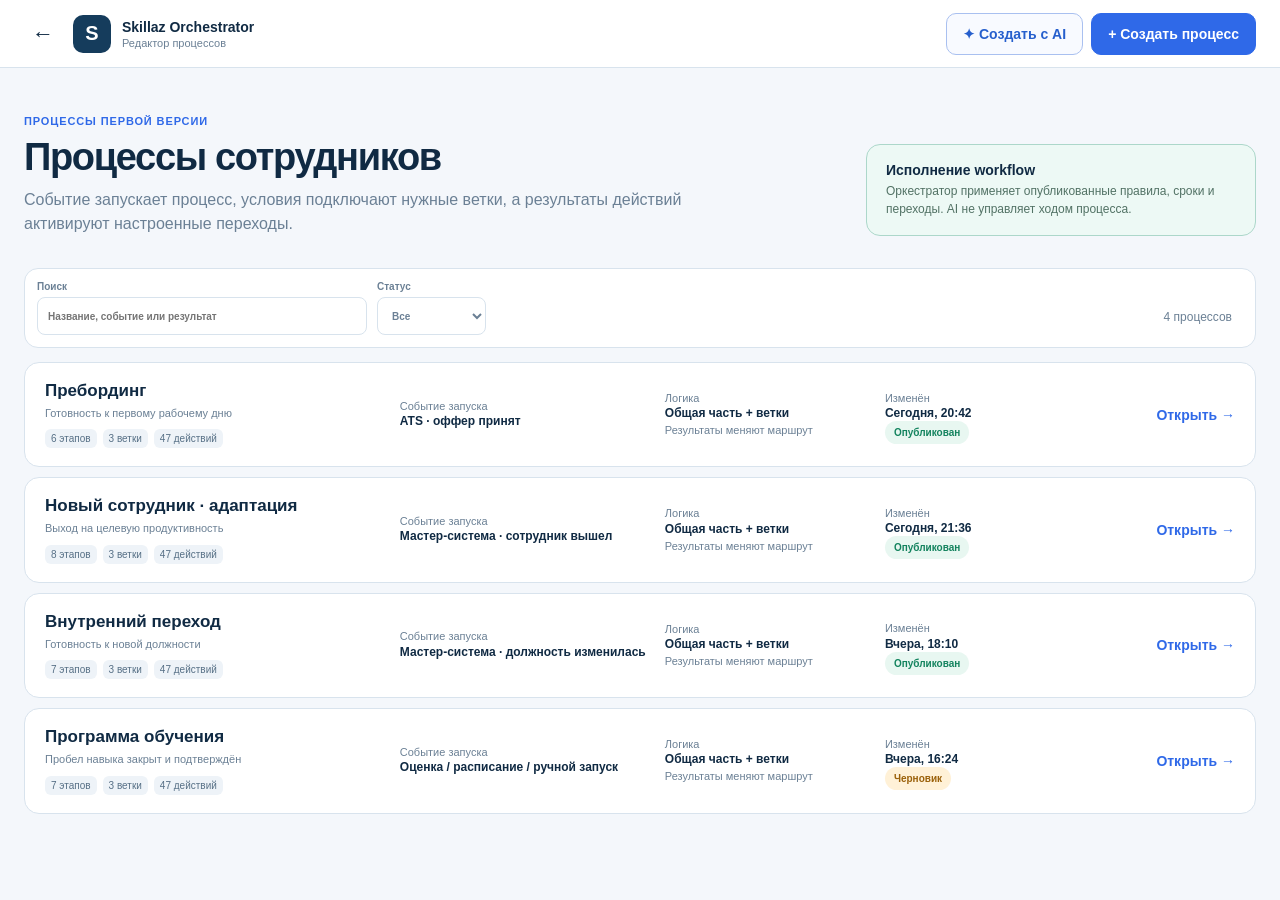
<file: processes.html>
<!doctype html>
<html lang="ru">
<head>
  <meta charset="utf-8">
  <meta name="viewport" content="width=device-width,initial-scale=1">
  <title>Skillaz Orchestrator · процессы</title>
  <link rel="stylesheet" href="processes.css">
</head>
<body>
  <header class="topbar">
    <a class="back" href="index.html" aria-label="К разделам">←</a><span class="mark">S</span>
    <div><b>Skillaz Orchestrator</b><small>Редактор процессов</small></div>
    <div class="actions"><button class="btn ai" id="createAi">✦ Создать с AI</button><button class="btn primary" id="createManual">+ Создать процесс</button></div>
  </header>
  <main>
    <section class="heading"><div><span class="eyebrow">Процессы первой версии</span><h1>Процессы сотрудников</h1><p>Событие запускает процесс, условия подключают нужные ветки, а результаты действий активируют настроенные переходы.</p></div><div class="value"><b>Исполнение workflow</b><span>Оркестратор применяет опубликованные правила, сроки и переходы. AI не управляет ходом процесса.</span></div></section>
    <section class="filters"><label>Поиск<input id="search" placeholder="Название, событие или результат"></label><label>Статус<select id="status"><option value="all">Все</option><option value="published">Опубликован</option><option value="draft">Черновик</option></select></label><span id="count">4 процесса</span></section>
    <section class="process-list" id="processList"></section>
  </main>
  <div class="modal" id="wizard" aria-hidden="true"><section class="dialog">
    <header><div><span class="tag" id="wizardTag">Новый процесс</span><h2 id="wizardTitle">Настройте рамки процесса</h2><p>Сначала определите событие, аудиторию и ветки. После этого откроется рабочее поле процесса.</p></div><button class="close" data-close>×</button></header>
    <nav class="steps"><button class="active" data-step-nav="1">1 · Основное</button><button data-step-nav="2">2 · Условия</button><button data-step-nav="3">3 · Ветки и роли</button><button data-step-nav="4">4 · Проверка</button></nav>
    <div class="step" data-step="1"><div class="grid"><label>Название<input id="newName" value="Адаптация специалиста продаж"></label><label>Системное событие<select id="newEvent"><option>Мастер-система · сотрудник вышел</option><option>ATS · оффер принят</option><option>Мастер-система · должность изменилась</option><option>Оценка · найден пробел навыка</option><option>Руководитель · назначил программу</option></select></label><label class="wide">Целевой результат<input id="newResult" value="Сотрудник самостоятельно выполняет работу по стандартам компании"></label><label>Контрольный срок<select><option>90 дней</option><option>60 дней</option><option>30 дней</option></select></label><label>Базовый шаблон<select><option>Адаптация · общий маршрут</option><option>Пребординг · до первого дня</option><option>Переход · освоение новой роли</option><option>Обучение · закрытие пробела</option><option>Пустой процесс</option></select></label></div></div>
    <div class="step hidden" data-step="2"><h3>Кто входит в процесс</h3><div class="rule"><b>Все условия</b><span>Статус сотрудника = работает</span><span>Тип занятости ≠ внешний исполнитель</span></div><button class="add-rule">+ Добавить условие</button><div class="info">Данные приходят из мастер-системы. До публикации можно проверить выборку и конкретный путь без запуска процесса.</div></div>
    <div class="step hidden" data-step="3"><h3>Дополнительные ветки</h3><div class="branch-list"><article><b>Клиентский офис</b><span>Подразделение входит в: клиентские офисы</span><small>Роли: сотрудник, руководитель, наставник</small></article><article><b>Склад</b><span>Подразделение входит в: складская логистика</span><small>Роли: сотрудник, наставник, проверяющий</small></article><article><b>Доставка</b><span>Должность входит в: курьер, водитель</span><small>Роли: сотрудник, наставник, руководитель</small></article></div><button class="add-rule">+ Добавить ветку</button></div>
    <div class="step hidden" data-step="4"><div class="summary"><article><small>Запуск</small><b>Сотрудник вышел</b></article><article><small>Аудитория</small><b>2 базовых условия</b></article><article><small>Ветки</small><b>3 варианта маршрута</b></article><article><small>Дальше</small><b>Собрать действия на схеме</b></article></div><div class="ai-note" id="aiNote"><b>AI подготовит черновик:</b> предложит этапы, действия и развилки из разрешённого каталога. Администратор проверит и изменит их на рабочем поле.</div></div>
    <footer><button class="btn" data-close>Отмена</button><button class="btn primary" id="next">Продолжить</button></footer>
  </section></div>
  <script src="demo-db.js"></script>
  <script src="processes.js"></script>
</body>
</html>
</file>
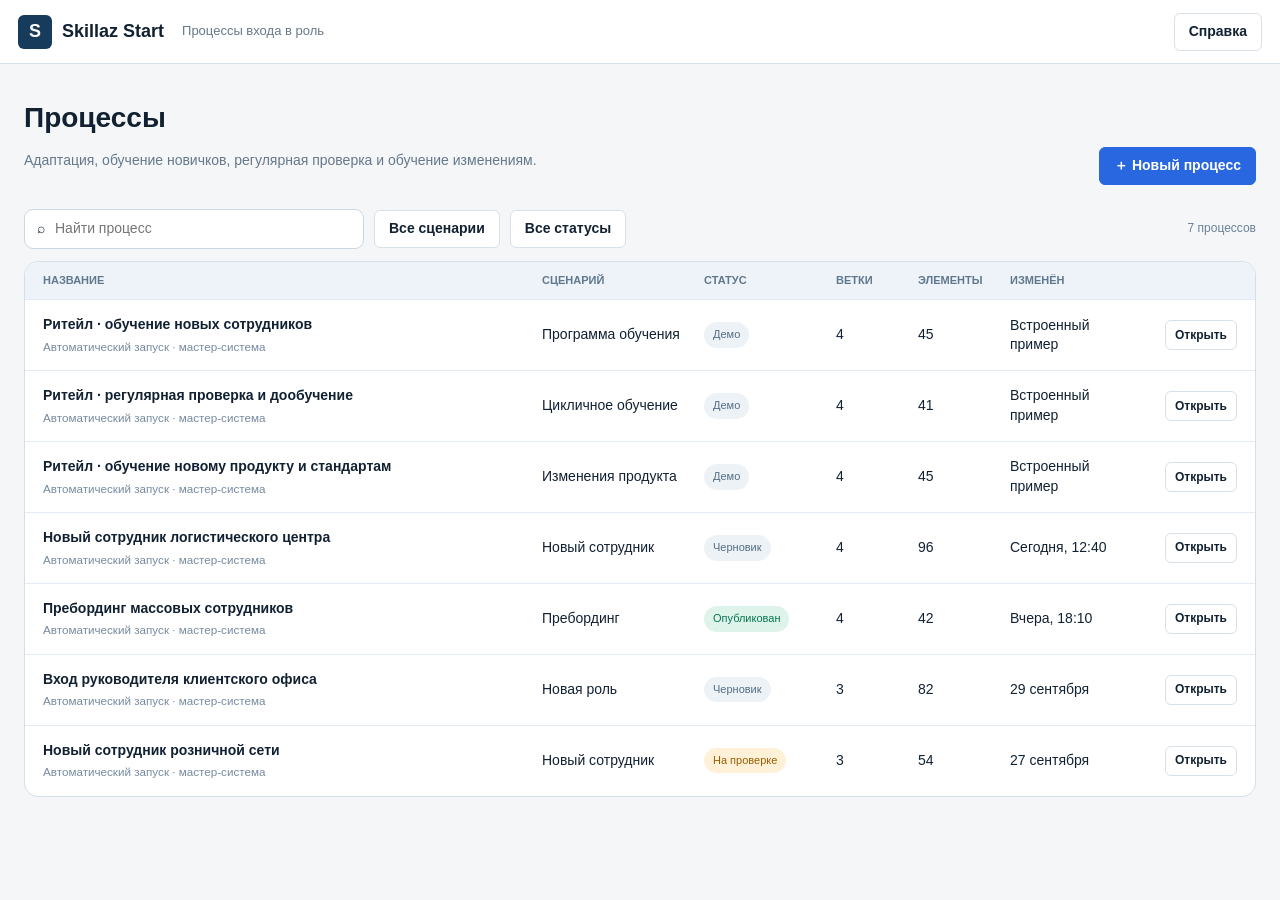
<file: workflow-v3.html>
<!doctype html>
<html lang="ru">
<head>
  <meta charset="utf-8">
  <meta name="viewport" content="width=device-width,initial-scale=1">
  <title>Skillaz Start — конструктор процессов</title>
  <link rel="stylesheet" href="./workflow-v3-assets/styles.css?v=20261003-20">
  <link rel="stylesheet" href="./workflow-v3-assets/enhancements.css?v=20261003-20">
  <link rel="stylesheet" href="./workflow-v3-assets/ai-generation.css?v=20261003-20">
  <link rel="stylesheet" href="./workflow-v3-assets/iteration-1.css?v=20261010-20">
  <link rel="stylesheet" href="./workflow-v3-assets/iteration-2.css?v=20261010-20">
  <link rel="stylesheet" href="./workflow-v3-assets/iteration-3.css?v=20261010-20">
  <link rel="stylesheet" href="./workflow-v3-assets/iteration-4.css?v=20261010-20">
  <link rel="stylesheet" href="./workflow-v3-assets/workflow-objects.css?v=20261010-20">
  <link rel="stylesheet" href="./workflow-v3-assets/learning-demos.css?v=20261010-20">
</head>
<body>
  <div id="app"></div>
  <script src="./workflow-v3-assets/app.js?v=20261003-21"></script>
  <script src="./workflow-v3-assets/demo-db.js?v=20261004-13"></script>
  <script src="./workflow-v3-assets/enterprise-reference-data.js?v=20261004-13"></script>
  <script src="./workflow-v3-assets/production-catalog.js?v=20261010-20"></script>
  <script src="./workflow-v3-assets/scope-model.js?v=20261010-20"></script>
  <script src="./workflow-v3-assets/live-ai.js?v=20261010-20"></script>
  <script src="./workflow-v3-assets/ai-generation.js?v=20261010-20"></script>
  <script src="./workflow-v3-assets/iteration-1.js?v=20261010-20"></script>
  <script src="./workflow-v3-assets/iteration-2.js?v=20261010-20"></script>
  <script src="./workflow-v3-assets/iteration-3.js?v=20261010-20"></script>
  <script src="./workflow-v3-assets/workflow-objects.js?v=20261010-20"></script>
  <script src="./workflow-v3-assets/iteration-4.js?v=20261010-20"></script>
  <script src="./workflow-v3-assets/workflow-routing.js?v=20261010-20"></script>
  <script src="./workflow-v3-assets/learning-data.js?v=20261010-20"></script>
  <script src="./workflow-v3-assets/learning-demos.js?v=20261010-20"></script>
</body>
</html>
</file>
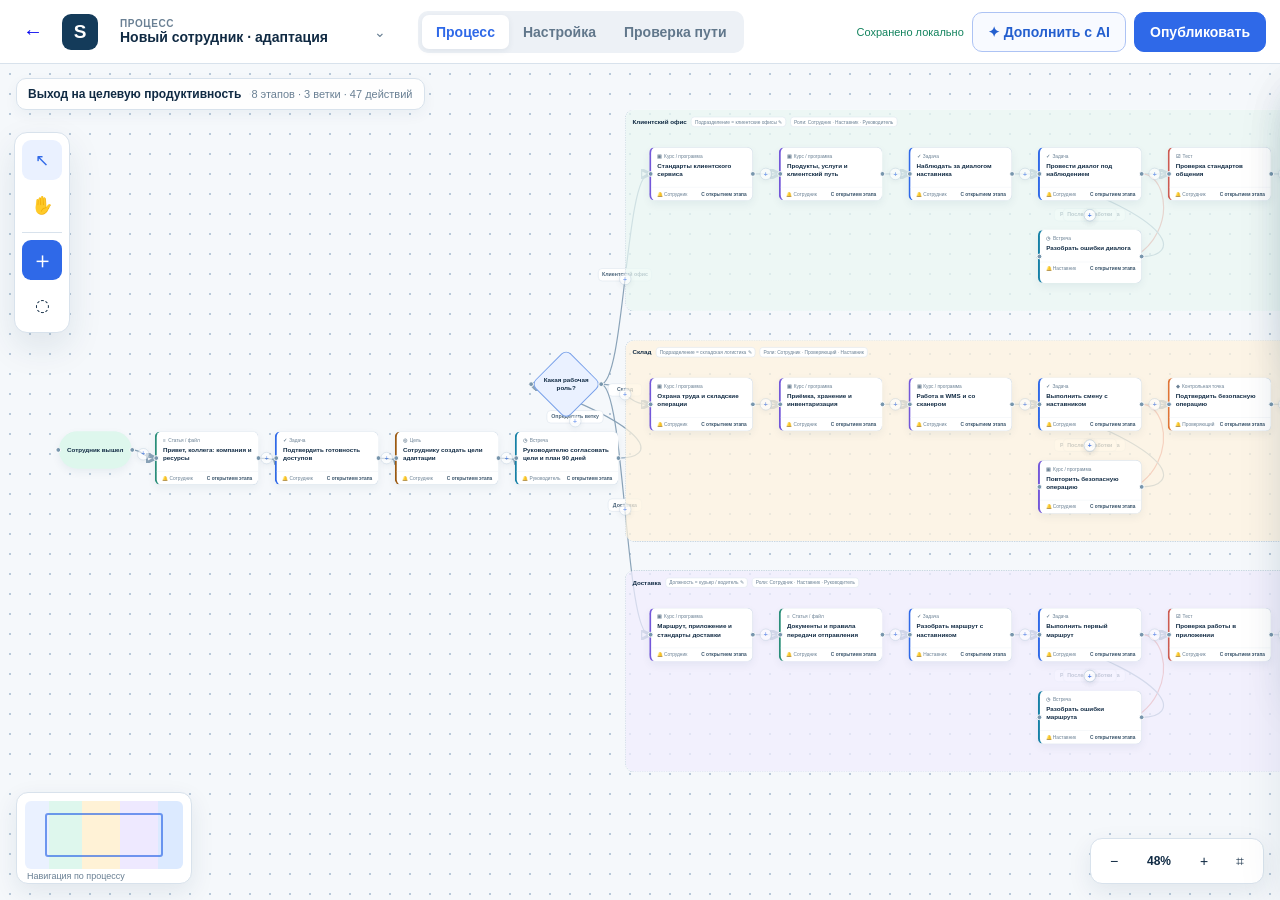
<file: workflow.html>
<!doctype html>
<html lang="ru">
<head>
  <meta charset="utf-8">
  <meta name="viewport" content="width=device-width,initial-scale=1">
  <title>Skillaz Orchestrator · редактор процессов</title>
  <link rel="stylesheet" href="workflow.css">
</head>
<body>
  <header class="topbar">
    <a class="icon-btn back" href="processes.html" aria-label="К списку процессов">←</a>
    <span class="brand-mark">S</span>
    <div class="process-head">
      <button class="process-picker" id="processPicker"><span><small>Процесс</small><b id="processTitle">Адаптация нового сотрудника</b></span><i>⌄</i></button>
      <div class="picker-menu" id="pickerMenu"></div>
    </div>
    <div class="mode-switch" role="tablist"><button class="active" data-mode="edit">Процесс</button><button data-mode="settings">Настройка</button><button data-mode="test">Проверка пути</button></div>
    <div class="top-actions"><span class="saved">Сохранено локально</span><button class="btn ai" id="aiProcess">✦ Дополнить с AI</button><button class="btn primary" id="publishProcess">Опубликовать</button></div>
  </header>

  <main class="workspace" id="workspace">
    <div class="canvas-hint" id="canvasHint"><b id="processResult">Выход на целевую продуктивность</b><span id="processMeta">7 этапов · 3 ветки · 22 элемента</span></div>
    <div class="tool-rail" aria-label="Инструменты процесса">
      <button class="tool active" data-tool="select" title="Выбрать">↖</button><button class="tool" data-tool="hand" title="Перемещать">✋</button><span></span>
      <button class="tool add" id="addTool" title="Добавить">＋</button><button class="tool" id="commentTool" title="Комментарий">◌</button>
    </div>
    <div class="add-menu" id="addMenu"><b>Добавить в процесс</b><button data-add="task"><i>✓</i><span>Задача<small>Действие участника</small></span></button><button data-add="action"><i>⚙</i><span>Системное действие<small>Выполняет backend</small></span></button><button data-add="course"><i>▣</i><span>Курс / материал<small>Объект из LMS</small></span></button><button data-add="goal"><i>◎</i><span>Цель<small>Создаёт сотрудник или руководитель</small></span></button><button data-add="checkpoint"><i>◆</i><span>Контрольная точка<small>Собирает результаты</small></span></button><button data-add="decision"><i>◇</i><span>Условие<small>Разводит маршрут</small></span></button></div>
    <div class="viewport" id="viewport">
      <div class="world" id="world"><svg class="connections" id="connections" aria-hidden="true"></svg><div id="frames"></div><div id="nodes"></div><div id="edgeActions"></div></div>
    </div>
    <aside class="inspector" id="inspector" aria-hidden="true"></aside>
    <aside class="test-panel" id="testPanel" aria-hidden="true">
      <div class="panel-kicker">Проверка пути</div><h3>Как соберётся маршрут</h3><label>Ветка сотрудника<select id="testBranch"></select></label><label>Результат контрольной точки<select id="testOutcome"><option value="success">Успешно</option><option value="fail">Не пройдено / есть риск</option></select></label><button class="btn primary" id="runTest">Показать путь</button><div class="test-summary" id="testSummary"></div>
    </aside>
    <aside class="settings-panel" id="settingsPanel" aria-hidden="true">
      <div class="panel-kicker">Настройка процесса</div><h3>Когда и для кого работает процесс</h3>
      <div class="setting-block"><small>Событие запуска</small><b id="settingEvent">Мастер-система · сотрудник вышел</b></div>
      <div class="setting-block"><small>Базовая аудитория</small><b>Статус сотрудника = работает</b><span>Тип занятости ≠ внешний исполнитель</span></div>
      <div class="setting-block"><small>Ветки и роли</small><div id="settingBranches"></div></div>
      <button class="btn secondary" id="editSettings">Изменить условия и роли</button>
      <p class="settings-note">На схеме остаются действия и переходы. Условия запуска, выборка и роли собраны здесь и не закрывают рабочее поле.</p>
    </aside>
    <div class="zoom"><button id="zoomOut">−</button><b id="zoomValue">70%</b><button id="zoomIn">+</button><button id="fitView" title="Показать весь процесс">⌗</button></div>
    <div class="minimap"><div id="miniWorld"></div><span>Навигация по процессу</span></div>
  </main>

  <div class="modal-wrap" id="aiModal" aria-hidden="true">
    <section class="ai-wizard">
      <header><span class="ai-badge">✦ Черновик под контролем</span><button class="icon-btn" data-close>×</button><h2>Создать процесс с AI</h2><p>Сначала задайте рамки. AI соберёт этапы, действия и развилки на полном рабочем поле.</p></header>
      <div class="wizard-steps"><span class="active">1 · Цель и запуск</span><span>2 · Ветки</span><span>3 · Черновик</span></div>
      <div class="wizard-body" data-step="1"><div class="form-grid"><label>Название процесса<input id="aiName" value="Развитие линейных руководителей"></label><label>Событие запуска<select id="aiTrigger"><option>Назначен руководителем</option><option>Оценка: найден пробел</option><option>Руководитель назначил программу</option></select></label><label class="wide">Целевой результат<input id="aiGoal" value="Самостоятельно управляет командой по стандартам компании"></label><label>Срок результата<select><option>90 дней</option><option>60 дней</option><option>120 дней</option></select></label><label>Участники<select><option>Сотрудник, руководитель, наставник, HR</option><option>Сотрудник и руководитель</option></select></label></div></div>
      <div class="wizard-body hidden" data-step="2"><h3>Кому нужен разный маршрут</h3><p class="muted">Общая часть назначается всем. Ветки определяют дополнительный путь.</p><div class="branch-cards"><label><input type="checkbox" checked><span><b>Новый руководитель</b><small>Опыт управления: нет</small></span></label><label><input type="checkbox" checked><span><b>Опытный руководитель</b><small>Опыт управления: есть</small></span></label><label><input type="checkbox" checked><span><b>Пробел в people management</b><small>Оценка ниже 70%</small></span></label></div><label class="source-check"><input type="checkbox" checked> Использовать курсы, статьи, тесты и шаблоны задач из каталога Skillaz</label></div>
      <div class="wizard-body hidden" data-step="3"><div class="draft-stats"><article><b>6</b><span>этапов</span></article><article><b>3</b><span>ветки</span></article><article><b>22</b><span>элемента</span></article><article><b>4</b><span>развилки</span></article></div><div class="draft-flow"><span>Событие</span><i>→</i><span>Общая часть</span><i>→</i><span class="diamond">Условие</span><i>→</i><span>3 ветки</span><i>→</i><span>КТ</span><i>→</i><span>Результат</span></div><p class="review-note"><b>Перед публикацией:</b> администратор проверит каждое предложение, путь каждой ветки и шаблоны уведомлений.</p></div>
      <footer><button class="btn secondary" data-close>Отмена</button><button class="btn primary" id="wizardNext">Продолжить</button></footer>
    </section>
  </div>
  <div class="modal-wrap" id="catalogModal" aria-hidden="true">
    <section class="catalog-dialog">
      <header><div><span class="ai-badge">Библиотека объектов</span><h2 id="catalogTitle">Выберите объект</h2><p>В процесс добавляется ссылка на опубликованный объект или шаблон. Его можно открыть и заменить позже.</p></div><button class="icon-btn" id="catalogClose">×</button></header>
      <div class="catalog-layout">
        <nav class="catalog-types" id="catalogTypes"></nav>
        <main class="catalog-main"><div class="catalog-tools"><input id="catalogSearch" placeholder="Название или ID"><select id="catalogFilter"><option>Все статусы</option><option>Опубликовано</option><option>Черновик</option></select></div><div class="catalog-chips"><button class="active">Все</button><button>Для роли</button><button>Обязательные</button><button>По навыку</button></div><div class="catalog-list" id="catalogList"></div></main>
      </div>
      <footer><span>Объект остаётся в своём каталоге, процесс хранит ссылку и настройки назначения.</span><button class="btn secondary" id="catalogCancel">Отмена</button></footer>
    </section>
  </div>
  <div class="toast" id="toast"></div>
  <script src="demo-db.js"></script>
  <script src="workflow.js"></script>
</body>
</html>
</file>
<file: processes.css>
:root{--ink:#102a43;--muted:#6b8095;--blue:#2f69e8;--line:#d8e3ed;--bg:#f4f7fb;--green:#13835e;--purple:#694bd0}*{box-sizing:border-box}body{margin:0;font:14px Inter,Arial,sans-serif;color:var(--ink);background:var(--bg)}button,input,select{font:inherit;color:inherit}.topbar{height:68px;display:flex;align-items:center;gap:11px;padding:0 24px;background:#fff;border-bottom:1px solid var(--line)}.topbar small,.topbar b{display:block}.topbar small{color:var(--muted);font-size:11px;margin-top:2px}.back{text-decoration:none;color:var(--ink);font-size:22px;padding:8px}.mark{display:grid;place-items:center;width:38px;height:38px;border-radius:10px;background:#153c5c;color:#fff;font-weight:900;font-size:20px}.actions{margin-left:auto;display:flex;gap:8px}.btn{height:42px;padding:0 16px;border:1px solid var(--line);border-radius:10px;background:#fff;font-weight:800;cursor:pointer}.btn.primary{background:var(--blue);border-color:var(--blue);color:#fff}.btn.ai{color:#265fcd;border-color:#a9c0f0;background:#f8faff}main{width:min(1240px,calc(100% - 48px));margin:0 auto;padding:44px 0}.heading{display:grid;grid-template-columns:1fr 390px;gap:60px;align-items:end}.eyebrow{font-size:11px;font-weight:850;letter-spacing:.08em;text-transform:uppercase;color:var(--blue)}h1{font-size:38px;margin:8px 0 9px;letter-spacing:-.035em}.heading p{margin:0;color:var(--muted);font-size:16px;line-height:1.5;max-width:700px}.value{padding:17px 19px;border:1px solid #acd7ca;background:#edf9f5;border-radius:14px}.value b,.value span{display:block}.value span{margin-top:5px;color:#527265;font-size:12px;line-height:1.45}.filters{display:flex;align-items:end;gap:10px;margin:32px 0 14px;padding:12px;background:#fff;border:1px solid var(--line);border-radius:14px}.filters label{display:grid;gap:5px;font-size:10px;color:var(--muted);font-weight:800}.filters input,.filters select{height:38px;border:1px solid var(--line);border-radius:8px;padding:0 10px;background:#fff}.filters input{width:330px}.filters span{margin-left:auto;padding:11px;color:var(--muted);font-size:12px}.process-list{display:grid;gap:10px}.process-row{display:grid;grid-template-columns:1.5fr 1.1fr .9fr .9fr 130px;gap:18px;align-items:center;padding:18px 20px;background:#fff;border:1px solid var(--line);border-radius:15px;text-decoration:none;color:inherit;transition:.18s}.process-row:hover{border-color:#9bb7e8;box-shadow:0 12px 32px #17395510;transform:translateY(-1px)}.process-row h2{font-size:17px;margin:0 0 5px}.process-row p,.cell small{margin:0;color:var(--muted);font-size:11px;line-height:1.4}.cell b,.cell small{display:block}.cell b{font-size:12px;margin-bottom:3px}.status{justify-self:end;padding:6px 9px;border-radius:999px;background:#e8f7f1;color:var(--green);font-size:10px;font-weight:850}.status.draft{background:#fff1d7;color:#9b610a}.open{justify-self:end;color:var(--blue);font-weight:850}.meta{display:flex;gap:6px;margin-top:8px}.meta span{padding:4px 6px;border-radius:6px;background:#eef3f8;color:#577086;font-size:10px}.modal{display:none;position:fixed;inset:0;z-index:30;background:#102a4378;place-items:center;padding:24px}.modal.open{display:grid}.dialog{width:min(940px,96vw);max-height:92vh;overflow:auto;border-radius:20px;background:#fff;box-shadow:0 30px 80px #102a4355}.dialog>header{display:flex;justify-content:space-between;padding:23px 27px 18px;border-bottom:1px solid var(--line)}.dialog h2{font-size:26px;margin:7px 0 4px}.dialog header p{margin:0;color:var(--muted)}.tag{display:inline-flex;padding:5px 8px;border-radius:7px;background:#edf3ff;color:var(--blue);font-size:10px;font-weight:850}.close{width:40px;height:40px;border:1px solid var(--line);border-radius:10px;background:#fff;font-size:22px;cursor:pointer}.steps{display:flex;gap:7px;padding:17px 27px 0}.steps button{padding:8px 11px;border:0;border-radius:999px;background:#edf2f7;color:#6e8296;font-weight:800;cursor:pointer}.steps button.active{background:#e7efff;color:var(--blue)}.step{padding:22px 27px;min-height:290px}.hidden{display:none}.grid{display:grid;grid-template-columns:1fr 1fr;gap:15px}.grid label{display:grid;gap:7px;font-size:11px;font-weight:800}.grid .wide{grid-column:1/-1}.grid input,.grid select{height:44px;border:1px solid var(--line);border-radius:9px;padding:0 11px;background:#fff}.rule{display:flex;align-items:center;gap:10px;padding:14px;border:1px solid var(--line);border-radius:11px}.rule span{padding:8px 10px;background:#f0f4f8;border-radius:7px}.add-rule{margin-top:11px;padding:9px 11px;border:1px dashed #9eb4ca;border-radius:8px;background:#fff;color:var(--blue);font-weight:800}.info,.ai-note{margin-top:18px;padding:14px;border-left:3px solid var(--blue);background:#eff4ff;color:#4f6981;font-size:12px;line-height:1.5}.branch-list{display:grid;grid-template-columns:repeat(3,1fr);gap:10px}.branch-list article{padding:14px;border:1px solid var(--line);border-radius:11px}.branch-list b,.branch-list span,.branch-list small{display:block}.branch-list span{font-size:11px;margin:7px 0;color:#4d677f}.branch-list small{color:var(--muted)}.summary{display:grid;grid-template-columns:repeat(4,1fr);gap:10px}.summary article{padding:14px;border:1px solid var(--line);border-radius:11px;background:#fbfdff}.summary small,.summary b{display:block}.summary small{color:var(--muted);margin-bottom:5px}.dialog>footer{display:flex;justify-content:flex-end;gap:8px;padding:16px 27px;border-top:1px solid var(--line);position:sticky;bottom:0;background:#fff}@media(max-width:900px){.heading{grid-template-columns:1fr}.process-row{grid-template-columns:1fr 1fr}.process-row .open{justify-self:start}.branch-list,.summary{grid-template-columns:1fr 1fr}}
.row-actions{display:grid;justify-items:end;gap:8px}.open{text-decoration:none}.delete-process{border:0;background:transparent;color:#a64a4a;font-size:10px;cursor:pointer;padding:3px}.delete-process:hover{text-decoration:underline}
</file>
<file: workflow-v3-assets/styles.css>
:root{--ink:#122132;--muted:#66788a;--line:#d8e0e8;--soft:#f5f7f9;--blue:#2867df;--blue-soft:#eef5ff;--green:#11876b;--green-soft:#eaf8f3;--amber:#b86b00;--amber-soft:#fff7e7;--purple:#7448c8;--purple-soft:#f4efff;--red:#c94646;--shadow:0 12px 34px rgba(24,39,56,.12)}
*{box-sizing:border-box}html,body,#app{height:100%;margin:0}body{font:14px/1.4 Inter,Segoe UI,Arial,sans-serif;color:var(--ink);background:#eef2f5}button,input,select{font:inherit;color:inherit}button{cursor:pointer}.icon{width:18px;height:18px;display:inline-grid;place-items:center;font-weight:700}.btn{height:38px;padding:0 14px;border:1px solid var(--line);background:#fff;border-radius:6px;display:inline-flex;align-items:center;gap:8px;font-weight:650}.btn:hover{border-color:#aebdcb}.btn.primary{background:var(--blue);border-color:var(--blue);color:#fff}.btn.ghost{border-color:transparent;background:transparent}.btn.small{height:30px;padding:0 9px;font-size:12px}.btn.icon-only{width:38px;padding:0;justify-content:center}.tag{display:inline-flex;align-items:center;gap:5px;padding:3px 7px;border:1px solid var(--line);border-radius:4px;background:#fff;font-size:11px;color:#53677b}.tag.blue{background:var(--blue-soft);border-color:#c8dcff;color:#1f59bd}.tag.green{background:var(--green-soft);border-color:#bde8d9;color:#08735b}.tag.purple{background:var(--purple-soft);border-color:#ddceff;color:#673eb3}.tag.amber{background:var(--amber-soft);border-color:#f0d395;color:#8b5700}.dot{width:8px;height:8px;border-radius:50%;background:currentColor}.muted{color:var(--muted)}
.topbar{height:64px;background:#fff;border-bottom:1px solid var(--line);display:flex;align-items:center;padding:0 18px;gap:18px}.brand{display:flex;align-items:center;gap:10px;font-size:18px;font-weight:750}.brand-mark{width:34px;height:34px;background:#173b5a;color:#fff;display:grid;place-items:center;border-radius:6px}.topbar .crumb{color:var(--muted);font-size:13px}.topbar-spacer{flex:1}.shell{height:calc(100% - 64px);display:flex}.stepbar{width:232px;background:#fff;border-right:1px solid var(--line);padding:18px 12px}.stepbar h3{font-size:12px;text-transform:uppercase;color:#75879a;margin:0 10px 12px}.step{width:100%;display:flex;gap:10px;text-align:left;padding:11px;border:0;background:transparent;border-left:3px solid transparent}.step.active{background:var(--blue-soft);border-left-color:var(--blue)}.step b{display:block;font-size:13px}.step small{display:block;color:var(--muted);margin-top:2px}.step-num{width:24px;height:24px;border:1px solid var(--line);display:grid;place-items:center;border-radius:50%;font-size:11px;background:#fff}.main{min-width:0;flex:1;display:flex;flex-direction:column}.editor-toolbar{height:58px;background:#fff;border-bottom:1px solid var(--line);display:flex;align-items:center;padding:0 14px;gap:10px}.titleblock{min-width:250px}.titleblock b{display:block}.titleblock small{color:var(--muted)}.view-tabs{display:flex;border:1px solid var(--line);border-radius:6px;padding:3px;background:#f8fafb}.view-tabs button{border:0;background:transparent;padding:7px 11px;border-radius:4px;font-weight:650;font-size:12px}.view-tabs button.active{background:#fff;box-shadow:0 1px 4px rgba(0,0,0,.12);color:var(--blue)}
.workspace{flex:1;min-height:0;display:grid;grid-template-columns:270px 1fr}.palette{background:#fff;border-right:1px solid var(--line);display:flex;flex-direction:column;min-height:0}.palette-head{padding:14px;border-bottom:1px solid var(--line)}.palette-head h3{margin:0 0 4px}.search{width:100%;height:36px;border:1px solid var(--line);border-radius:5px;padding:0 10px;margin-top:10px}.palette-tabs{display:flex;border-bottom:1px solid var(--line)}.palette-tabs button{flex:1;border:0;background:#fff;padding:10px 4px;font-size:12px}.palette-tabs button.active{color:var(--blue);box-shadow:inset 0 -2px var(--blue)}.palette-list{overflow:auto;padding:10px}.palette-card{border:1px solid var(--line);background:#fff;padding:10px;margin-bottom:8px;border-radius:5px;display:flex;gap:9px;align-items:flex-start}.palette-card:hover{border-color:#9cbaf1;box-shadow:0 3px 12px rgba(40,103,223,.1)}.palette-card b{display:block;font-size:12px}.palette-card small{display:block;color:var(--muted);margin-top:3px}.palette-card .type-icon{width:28px;height:28px;border-radius:4px;background:var(--blue-soft);color:var(--blue);display:grid;place-items:center;flex:none}.palette-actions{padding:12px;border-top:1px solid var(--line)}
.canvas-shell{min-width:0;display:flex;flex-direction:column;background:#edf2f6}.canvas-tools{height:48px;background:#fff;border-bottom:1px solid var(--line);display:flex;align-items:center;padding:0 12px;gap:8px}.canvas-tools .spacer{flex:1}.layer-switch{display:flex;gap:4px}.layer-switch button{border:1px solid var(--line);background:#fff;height:32px;padding:0 10px;border-radius:5px;font-size:12px}.layer-switch button.active{background:#173b5a;color:#fff;border-color:#173b5a}.canvas-viewport{position:relative;flex:1;overflow:auto;background-color:#f7f9fb;background-image:radial-gradient(#c7d2dc 1px,transparent 1px);background-size:20px 20px}.canvas-surface{position:relative;width:2310px;min-height:1290px;padding:34px 42px 100px;transform-origin:0 0}.canvas-note{display:flex;align-items:center;gap:10px;margin-bottom:16px;padding:10px 12px;width:fit-content;background:#fff;border:1px solid var(--line);box-shadow:0 4px 14px rgba(30,50,70,.06)}.scenario-rail{position:relative;margin-left:190px;width:2010px;min-height:122px;border:1px dashed #b9a6df;background:rgba(247,242,255,.88);padding:12px 14px 12px 120px}.rail-label{position:absolute;left:16px;top:16px;width:90px}.rail-label b{display:block;color:var(--purple)}.rail-label small{font-size:11px;color:var(--muted)}.scenario-cards{display:flex;gap:12px}.scenario-card{width:295px;min-height:92px;border:1px solid #cdbaf1;background:#fff;border-radius:6px;padding:10px;position:relative}.scenario-card.active{box-shadow:0 0 0 2px #8a63d2}.scenario-card .port{position:absolute;width:10px;height:10px;border:2px solid #fff;background:var(--purple);border-radius:50%;bottom:-6px;left:50%}.scenario-card b{display:block;margin:3px 0}.scenario-card small{color:var(--muted)}.scenario-card.assessment{border-color:#efcf86;background:#fffdf7}.scenario-card.assessment .port{background:var(--amber)}
.flow-grid{position:relative;margin-top:18px;display:grid;grid-template-columns:190px repeat(6,320px);grid-auto-rows:auto;width:2110px}.corner,.stage-head,.branch-head,.lane-cell{border-right:1px solid var(--line);border-bottom:1px solid var(--line)}.corner{background:#173b5a;color:#fff;padding:14px}.corner b{display:block}.corner small{opacity:.72}.stage-head{min-height:94px;background:#fff;padding:12px;position:relative;border-top:3px solid #7397bf}.stage-head b{display:block;font-size:13px;margin-bottom:4px}.stage-head small{color:var(--muted)}.stage-head .count{position:absolute;right:10px;bottom:10px}.branch-head{min-height:195px;background:#fff;padding:14px;position:sticky;left:0;z-index:5}.branch-head b{display:block;margin:5px 0}.branch-head small{color:var(--muted)}.branch-head .branch-meta{display:flex;gap:5px;flex-wrap:wrap;margin-top:12px}.lane-cell{position:relative;min-height:195px;padding:10px;background:rgba(255,255,255,.72)}.lane-cell.empty:after{content:'Перетащите сюда';position:absolute;inset:14px;border:1px dashed #c5d0da;display:grid;place-items:center;color:#8a99a8;font-size:12px}.lane-cell.dragover{background:#eaf2ff;outline:2px solid var(--blue);outline-offset:-2px}.element-card{position:relative;background:#fff;border:1px solid #ced8e1;border-left:3px solid var(--blue);padding:9px 28px 9px 9px;margin-bottom:7px;border-radius:4px;box-shadow:0 2px 5px rgba(25,40,58,.05)}.element-card:hover{border-color:#7ca3e9}.element-card.task{border-left-color:var(--green)}.element-card.survey{border-left-color:var(--purple)}.element-card.file{border-left-color:#7a8997}.element-card.assessment{border-left-color:var(--amber)}.element-card b{font-size:12px;display:block}.element-card small{display:block;color:var(--muted);font-size:10px;margin-top:3px}.element-card .port{position:absolute;width:9px;height:9px;border-radius:50%;background:#fff;border:2px solid var(--purple);right:-6px;top:50%}.stack{height:34px;border:1px dashed #aebdcc;background:#f3f6f8;display:flex;align-items:center;justify-content:space-between;padding:0 9px;font-size:11px;margin-top:6px}.stack b{font-size:11px}.cell-summary{display:flex;gap:5px;flex-wrap:wrap;margin-bottom:7px}.checkpoint-rail{margin-left:190px;width:2010px;min-height:118px;border:1px dashed #d7b36b;background:rgba(255,249,236,.88);padding:12px 14px 12px 120px;position:relative}.checkpoint-cards{display:flex;gap:12px}.checkpoint-card{width:300px;background:#fff;border:1px solid #e5c37a;border-radius:6px;padding:10px;position:relative}.checkpoint-card .port{position:absolute;width:10px;height:10px;border-radius:50%;background:var(--amber);border:2px solid #fff;top:-6px;left:50%}.checkpoint-card b{display:block}.checkpoint-card small{color:var(--muted)}.connections{position:absolute;inset:0;width:2310px;height:1290px;pointer-events:none;z-index:8;overflow:visible}.connections>path{fill:none;stroke:var(--purple);stroke-width:2}.connections>path.kt{stroke:var(--amber)}.connections circle{fill:#fff;stroke-width:2}.focus-help{position:absolute;top:8px;right:8px;background:#173b5a;color:#fff;padding:7px 10px;border-radius:4px;font-size:11px;z-index:10}.minimap{position:sticky;left:calc(100% - 190px);bottom:14px;width:170px;height:92px;background:#fff;border:1px solid var(--line);box-shadow:var(--shadow);z-index:20;padding:7px}.mini-grid{height:100%;position:relative;background:#eef2f5}.mini-grid:before{content:'';position:absolute;inset:10px 8px;border:1px solid #6f8eae;background:repeating-linear-gradient(90deg,#fff 0 22px,#d9e2e9 23px 24px)}.mini-grid:after{content:'';position:absolute;left:26px;top:18px;width:92px;height:42px;border:2px solid var(--blue);background:rgba(40,103,223,.08)}
.relation-target{outline:2px solid #8a63d2;outline-offset:2px;box-shadow:0 0 0 6px rgba(116,72,200,.08)}.relation-target.kt-target{outline-color:var(--amber);box-shadow:0 0 0 6px rgba(184,107,0,.09)}
.drawer{position:fixed;top:0;right:0;width:430px;height:100%;background:#fff;box-shadow:-14px 0 40px rgba(21,36,52,.2);z-index:80;display:flex;flex-direction:column}.drawer[hidden],.modal[hidden]{display:none}.drawer-head{padding:18px;border-bottom:1px solid var(--line);display:flex;gap:10px;align-items:flex-start}.drawer-head div{flex:1}.drawer-head h2{font-size:18px;margin:4px 0}.drawer-body{padding:18px;overflow:auto;flex:1}.field{margin-bottom:16px}.field label{display:block;font-weight:650;font-size:12px;margin-bottom:6px}.field input,.field select{width:100%;height:38px;border:1px solid var(--line);padding:0 10px;border-radius:4px}.toggle-row{display:flex;justify-content:space-between;padding:11px 0;border-bottom:1px solid var(--line)}.switch{width:38px;height:22px;background:#c8d2dc;border-radius:20px;position:relative}.switch:after{content:'';position:absolute;width:16px;height:16px;background:#fff;border-radius:50%;left:3px;top:3px}.switch.on{background:var(--blue)}.switch.on:after{left:19px}.drawer-foot{padding:14px;border-top:1px solid var(--line);display:flex;justify-content:flex-end;gap:8px}.modal{position:fixed;inset:0;background:rgba(15,29,43,.42);z-index:90;display:grid;place-items:center}.dialog{width:min(760px,90vw);max-height:82vh;background:#fff;box-shadow:var(--shadow);display:flex;flex-direction:column}.dialog-head{padding:18px;border-bottom:1px solid var(--line);display:flex;align-items:center}.dialog-head h2{margin:0;flex:1;font-size:19px}.dialog-body{padding:18px;overflow:auto}.catalog-row{display:grid;grid-template-columns:24px 1fr 120px;align-items:center;padding:10px 0;border-bottom:1px solid var(--line)}.dialog-foot{padding:14px 18px;border-top:1px solid var(--line);display:flex;justify-content:flex-end;gap:8px}.toast{position:fixed;left:50%;bottom:24px;transform:translateX(-50%);background:#173b5a;color:#fff;padding:10px 16px;border-radius:5px;z-index:120;box-shadow:var(--shadow)}
.hub{min-height:100%;background:#f4f6f8}.hub-main{max-width:1180px;margin:0 auto;padding:34px 24px}.hub-head{display:flex;align-items:flex-end;margin-bottom:24px}.hub-head h1{margin:0 0 4px}.hub-head div:first-child{flex:1}.workflow-list{display:grid;grid-template-columns:repeat(3,1fr);gap:16px}.workflow-card{background:#fff;border:1px solid var(--line);padding:17px;min-height:210px;border-radius:7px}.workflow-card.featured{border-top:4px solid var(--blue)}.workflow-card h3{margin:12px 0 6px}.workflow-card p{color:var(--muted);min-height:42px}.workflow-stats{display:grid;grid-template-columns:repeat(3,1fr);gap:6px;margin:18px 0}.workflow-stats div{background:var(--soft);padding:8px}.workflow-stats b{display:block}.workflow-stats small{color:var(--muted)}.page{padding:28px;overflow:auto}.page-card{max-width:1000px;background:#fff;border:1px solid var(--line);padding:22px}.settings-grid{display:grid;grid-template-columns:1fr 1fr;gap:16px}.setting{border:1px solid var(--line);padding:16px}.setting.wide{grid-column:1/-1}.chips{display:flex;gap:6px;flex-wrap:wrap;margin-top:10px}.rule{display:grid;grid-template-columns:1fr 32px 1.5fr 32px 1fr;align-items:stretch;margin-top:14px}.rule>div{border:1px solid var(--line);padding:12px;background:#fff}.rule>.arrow{border:0;display:grid;place-items:center}.participants{display:grid;grid-template-columns:1fr 1fr;gap:14px}.participant{border:1px solid var(--line);padding:14px}.participant h3{margin:0 0 6px}.participant .person{display:flex;align-items:center;gap:9px;margin-top:12px}.avatar{width:32px;height:32px;background:#dfe8f0;border-radius:50%;display:grid;place-items:center;font-weight:700}.hidden{display:none!important}@media(max-width:1100px){.workflow-list{grid-template-columns:1fr 1fr}}

/* Canvas V2 */
.shell{flex-direction:column}.stepbar{width:100%;height:68px;flex:none;display:flex;align-items:stretch;padding:0 18px;border-right:0;border-bottom:1px solid var(--line);gap:4px;overflow-x:auto}.setup-label{display:flex;align-items:center;padding-right:18px;color:#6d7e90;font-size:11px;font-weight:750;text-transform:uppercase;white-space:nowrap}.step{width:auto;min-width:190px;height:67px;align-items:center;padding:8px 12px;border-left:0;border-bottom:3px solid transparent;white-space:nowrap}.step.active{border-left:0;border-bottom-color:var(--blue)}.main{min-height:0}.workspace{display:block;position:relative;min-height:0;flex:1}.canvas-shell{height:100%}.palette{position:absolute;left:0;top:0;bottom:0;width:330px;z-index:55;transform:translateX(-105%);box-shadow:12px 0 30px rgba(28,45,64,.18);transition:transform .18s ease}.palette.open{transform:translateX(0)}.palette-title{display:flex;align-items:flex-start;justify-content:space-between;gap:12px}.canvas-viewport{width:100%}.canvas-surface{width:2320px;min-height:1580px;padding:24px 34px 110px}.canvas-note{position:sticky;left:34px;z-index:12}.scenario-rail,.checkpoint-rail{margin-left:220px;width:1920px}.scenario-rail.collapsed,.checkpoint-rail.collapsed{min-height:54px;padding:0;background:rgba(255,255,255,.92)}.scenario-summary{width:100%;height:52px;border:0;background:transparent;display:flex;align-items:center;justify-content:flex-start;gap:14px;padding:0 16px;text-align:left}.scenario-summary>span:first-child{display:flex;align-items:baseline;gap:12px;flex:1}.scenario-summary b{font-size:13px}.scenario-summary small{color:var(--muted)}.scenario-rail.expanded,.checkpoint-rail.expanded{padding-left:132px}.goal-result{margin-top:8px;padding:7px;background:var(--purple-soft);font-size:11px;display:flex;justify-content:space-between;gap:8px}.goal-result span{color:var(--purple);white-space:nowrap}.session-row{display:flex;gap:5px;flex-wrap:wrap;margin:8px 0}.session-row span{padding:4px 6px;background:var(--amber-soft);border:1px solid #efd49b;font-size:10px}.branch-head{min-height:230px}.lane-cell{min-height:230px}.branch-title{display:flex;align-items:center;justify-content:space-between}.branch-edit,.stage-more,.card-actions button,.condition-values button{border:1px solid var(--line);background:#fff;border-radius:4px;height:25px;min-width:25px}.stage-more{position:absolute;right:8px;top:8px;opacity:0}.stage-head:hover .stage-more{opacity:1}.condition-preview{display:flex;gap:5px;flex-wrap:wrap;margin-top:10px}.condition-preview span{font-size:10px;padding:4px 6px;background:var(--blue-soft);color:#315d97;border:1px solid #cfddf1}.card-actions{position:absolute;right:4px;top:4px;display:none;gap:3px}.element-card:hover .card-actions{display:flex}.card-actions button{font-size:11px;height:22px;min-width:22px;padding:0 4px}.lane-cell.skipped{background:repeating-linear-gradient(135deg,#f7f9fb,#f7f9fb 8px,#edf1f4 8px,#edf1f4 16px);display:grid;place-items:center;text-align:center;color:#758595}.lane-cell.skipped small{display:block;margin:4px 0 10px}.branch-dialog{width:min(900px,94vw)}.condition-builder{border:1px solid var(--line);padding:12px;background:#f8fafb}.condition-row{display:grid;grid-template-columns:180px 150px 1fr;gap:8px;margin-bottom:8px}.condition-row select{height:38px;border:1px solid var(--line);background:#fff;padding:0 8px}.condition-values{min-height:38px;border:1px solid var(--line);background:#fff;display:flex;align-items:center;gap:5px;padding:5px}.condition-values span{font-size:11px;padding:4px 6px;background:var(--blue-soft);border:1px solid #cbdcf8}.otherwise-block{margin-top:14px;border-left:4px solid var(--amber);background:var(--amber-soft);padding:12px;display:flex;gap:14px}.connections{width:2320px;height:1580px}@media(max-width:1100px){.stepbar{width:100%}.step{min-width:165px}}
</file>
<file: workflow-v3-assets/enhancements.css>
.issue-badge{display:inline-grid;place-items:center;min-width:18px;height:18px;margin-left:4px;border-radius:9px;background:#fff1d5;color:#8a5700;font-size:10px}
.canvas-search{height:32px;width:190px;border:1px solid var(--line);border-radius:5px;padding:0 9px}
.active-tool{background:var(--blue-soft)!important;border-color:#a9c6f7!important;color:#1e58b5}
.inherit-rule{margin-top:9px;padding:6px 8px;background:var(--green-soft);border-left:3px solid var(--green);font-size:10px;font-weight:700;color:#126f5d}
.common-branch{background:#f1faf6}.common-cell{background:rgba(239,250,246,.85)}
.differences-mode .common-cell .element-card,.differences-mode .common-cell .stack{display:none}
.differences-mode .common-cell,.differences-mode .common-branch{min-height:86px}
.compact-mode .branch-head,.compact-mode .lane-cell{min-height:152px}
.compact-mode .element-card:nth-of-type(n+4){display:none}
.compact-mode .condition-preview span:nth-child(n+2){display:none}
.no-match{padding:18px 4px;color:var(--muted);text-align:center;font-size:11px}

.verify-page{flex:1;min-height:0;display:grid;grid-template-columns:270px 1fr;background:#f4f6f8;overflow:auto}
.verify-summary{padding:22px;background:#fff;border-right:1px solid var(--line)}.verify-summary h2{margin:0 0 18px}
.score-ring{width:118px;height:118px;margin:0 auto 22px;border-radius:50%;display:grid;place-items:center;align-content:center;background:radial-gradient(circle,#fff 58%,transparent 59%),conic-gradient(var(--green) 0 92%,#e2e8ed 92%);font-size:30px;font-weight:800;color:var(--green)}
.score-ring small{display:block;font-size:10px;color:var(--muted)}
.metric{padding:12px 0;border-bottom:1px solid var(--line)}.metric b{display:block;font-size:22px}.metric span{color:var(--muted);font-size:11px}
.check-list{display:grid;gap:9px;margin:18px 0}.check-list span{font-size:12px}.ok{color:var(--green)}.warn{color:var(--amber)}.bad{color:var(--red)}
.verify-main{padding:22px;min-width:0}.verify-head{display:flex;justify-content:space-between;align-items:flex-start}.verify-head h1{margin:0 0 4px}
.verify-filters{display:grid;grid-template-columns:1fr 220px 240px;gap:8px;margin:18px 0}.verify-filters input,.verify-filters select{height:38px;border:1px solid var(--line);background:#fff;padding:0 10px}
.branch-overview{display:grid;grid-template-columns:repeat(4,1fr);gap:8px;margin-bottom:16px}.branch-overview>div{position:relative;background:#fff;border:1px solid var(--line);padding:12px 12px 12px 18px}
.branch-overview b,.branch-overview small{display:block}.branch-overview small{color:var(--muted)}.branch-overview em{display:block;margin-top:7px;color:var(--green);font-size:10px;font-style:normal;font-weight:700}
.branch-color{position:absolute;left:0;top:0;bottom:0;width:5px;background:#8395a7}.branch-color.c0{background:var(--green)}.branch-color.c1{background:var(--blue)}.branch-color.c2{background:var(--purple)}.branch-color.c3{background:var(--amber)}
.verify-table{background:#fff;border:1px solid var(--line)}.verify-row{display:grid;grid-template-columns:1.05fr 1.35fr 1fr 180px;align-items:center;min-height:58px;border-bottom:1px solid var(--line);padding:0 12px;gap:12px}
.verify-row.head{min-height:38px;background:#f7f9fb;color:var(--muted);font-size:11px;text-transform:uppercase}.verify-row span{min-width:0}.verify-row span b,.verify-row span small{display:block}.verify-row span small{color:var(--muted)}
.tag.red{background:#fff0f0;border-color:#f2c2c2;color:#a83030}.row-arrow{float:right;border:0;background:transparent;font-size:22px}
.execution-log{margin-top:16px;background:#fff;border:1px solid var(--line);padding:16px}.execution-log h2{margin:0}.log-cards{display:grid;grid-template-columns:repeat(3,1fr);gap:8px;margin-top:12px}
.log-cards article{background:var(--soft);padding:12px}.log-cards b,.log-cards strong,.log-cards small{display:block}.log-cards strong{font-size:18px;margin:5px 0}.log-cards small{color:var(--muted)}

.wide-card{max-width:1180px}.settings-title{display:flex;justify-content:space-between;align-items:flex-start}.settings-title h1{margin-top:0}
.radio-stack,.collision-policy{display:grid;gap:10px;margin-top:12px}.radio-stack label,.collision-policy label{padding:10px;border:1px solid var(--line);background:#fff}.radio-stack small{display:block;margin-left:23px;color:var(--muted)}
.run-table{display:grid;grid-template-columns:150px 1fr 170px 160px;align-items:center;gap:0}.run-table>*{padding:10px;border-bottom:1px solid var(--line)}
.branch-settings{display:grid;grid-template-columns:1fr 140px;gap:12px}.collision-policy{margin-top:14px;padding:13px;border:1px solid var(--line)}

.import-dialog,.publish-dialog{width:min(900px,94vw)}.dialog-head>div{flex:1}.dialog-head>div h2{margin:6px 0 0}
.import-list{border:1px solid var(--line)}.import-list label{display:grid;grid-template-columns:24px 1fr 90px;align-items:center;gap:8px;padding:12px;border-bottom:1px solid var(--line)}.import-list label:last-child{border-bottom:0}
.import-list b,.import-list small{display:block}.import-list small{color:var(--muted)}.import-result{margin:16px 0;padding:14px;background:var(--blue-soft);border-left:4px solid var(--blue)}
.import-result>div{display:grid;grid-template-columns:repeat(4,1fr);gap:8px;margin-top:10px}.import-result span{background:#fff;padding:8px}.import-result strong{display:block;font-size:20px}.import-option{display:block;padding:8px 0}
.publish-status{display:flex;align-items:center;gap:12px;padding:14px;background:var(--green-soft)}.publish-status b,.publish-status small{display:block}.status-icon{width:36px;height:36px;border-radius:50%;display:grid;place-items:center;background:var(--green);color:#fff;font-size:20px}
.change-list{display:grid;gap:7px;padding:12px;border:1px solid var(--line)}.impact-choice{display:grid;gap:8px;margin-top:16px}.impact-choice label{padding:10px;border:1px solid var(--line)}.publish-warning{display:flex;gap:14px;margin-top:16px;padding:12px;background:var(--amber-soft);border-left:4px solid var(--amber)}
@media(max-width:1100px){.verify-page{grid-template-columns:230px 1fr}.branch-overview{grid-template-columns:1fr 1fr}.verify-row{grid-template-columns:1fr 1fr}.verify-row.head{display:none}.canvas-search{width:130px}.import-result>div{grid-template-columns:1fr 1fr}}
.period-row{display:grid;grid-template-columns:1fr 1.4fr 1.4fr;gap:12px;margin-top:12px}.period-row label{display:grid;gap:5px;font-size:11px;font-weight:700}.period-row input,.period-row select{height:38px;border:1px solid var(--line);background:#fff;padding:0 9px}.period-row input{width:70px}.section-head{display:flex;align-items:flex-start;justify-content:space-between}.section-head p{margin:4px 0}.assignment-rules{display:grid;gap:8px;margin-top:12px}.assignment-rules article{display:grid;grid-template-columns:36px 1.1fr 1.3fr 1fr 40px;align-items:center;gap:10px;border:1px solid var(--line);padding:10px;background:#fff}.assignment-rules small,.assignment-rules b,.assignment-rules p{display:block}.assignment-rules small{color:var(--muted);font-size:9px}.assignment-rules p{margin:3px 0 0;color:var(--muted);font-size:10px}.rule-number{width:28px;height:28px;border-radius:50%;display:grid;place-items:center;background:var(--blue-soft);color:var(--blue);font-weight:800}.rule-safety{display:flex;gap:18px;margin-top:12px;padding:10px;background:var(--green-soft);color:#176e5c;font-size:11px}

/* Участники: набор ролей масштабируется вместе с workflow. */
.participants-page .wide-card{max-width:1280px}.role-principle{display:flex;align-items:center;gap:10px;margin:18px 0 22px;padding:13px;background:var(--blue-soft);border-left:4px solid var(--blue);font-size:11px}.role-principle b{margin-right:auto}.role-principle span{padding:7px 9px;background:#fff;border:1px solid #cdddf8}.role-principle i{font-style:normal;color:var(--blue)}
.role-section-title{margin:0 0 10px}.system-roles{display:grid;grid-template-columns:1fr 1fr;gap:10px}.system-roles section{padding:14px;border:1px solid var(--line);background:#fff}.system-roles h3{margin:9px 0 4px}.system-roles p{margin:0 0 10px}.system-roles small{color:var(--muted)}
.role-section-head{display:flex;align-items:flex-end;justify-content:space-between;margin:24px 0 10px}.role-section-head h2,.role-section-head p{margin:0}.role-filter{display:flex;gap:8px}.role-filter input{height:36px;width:210px;border:1px solid var(--line);padding:0 10px}
.business-role-table{border:1px solid var(--line);background:#fff}.role-row{width:100%;display:grid;grid-template-columns:1.1fr 1fr 1.25fr 170px;gap:12px;align-items:center;min-height:58px;padding:9px 12px;border:0;border-bottom:1px solid var(--line);background:#fff;text-align:left;color:inherit}.role-row:not(.head){cursor:pointer}.role-row:not(.head):hover{background:#f7faff}.role-row.head{min-height:36px;background:#f6f8fa;color:var(--muted);font-size:10px;text-transform:uppercase;cursor:default}.role-row:last-child{border-bottom:0}.role-row b,.role-row small{display:block}.role-row small{margin-top:3px;color:var(--muted)}.role-row>span:last-child{display:flex;align-items:center;justify-content:space-between}
.role-safety{display:grid;grid-template-columns:240px 1fr auto;align-items:center;gap:14px;margin-top:16px;padding:13px;background:var(--green-soft);border-left:4px solid var(--green)}.role-safety span{font-size:11px;color:#27685c}

/* Проверка веток: последовательная трассировка решения вместо сухого отчета. */
.verify-guide{display:flex;align-items:stretch;margin:18px 0;background:#fff;border:1px solid var(--line)}.verify-guide>div{flex:1;display:grid;grid-template-columns:28px 1fr;grid-template-rows:auto auto;column-gap:8px;padding:12px;min-width:0}.verify-guide>div>span{grid-row:1/3;width:26px;height:26px;display:grid;place-items:center;border-radius:50%;background:var(--blue);color:#fff;font-weight:800}.verify-guide b,.verify-guide small{display:block}.verify-guide small{color:var(--muted);font-size:9px}.verify-guide>i{display:grid;place-items:center;color:var(--blue);font-style:normal}
.verify-workspace{display:grid;grid-template-columns:minmax(560px,1.2fr) minmax(360px,.8fr);gap:12px;align-items:start}.verify-table{min-width:0}.verify-person-row{width:100%;display:grid;grid-template-columns:1fr 1.25fr 150px;align-items:center;gap:10px;min-height:62px;padding:8px 12px;border:0;border-bottom:1px solid var(--line);background:#fff;text-align:left;color:inherit;cursor:pointer}.verify-person-row:hover{background:#f7faff}.verify-person-row.active{background:var(--blue-soft);box-shadow:inset 4px 0 var(--blue)}.verify-person-row>span{min-width:0}.verify-person-row>span:first-child b,.verify-person-row>span:first-child small{display:block}.verify-person-row small{color:var(--muted)}.verify-person-row>span:last-child{display:flex;align-items:center;justify-content:space-between}
.trace-panel{position:sticky;top:0;background:#fff;border:1px solid var(--line);padding:16px}.trace-head{display:flex;justify-content:space-between;gap:12px;padding-bottom:14px;border-bottom:1px solid var(--line)}.trace-head h2{margin:3px 0}.trace-head small,.trace-head span{color:var(--muted)}.trace-step{display:grid;grid-template-columns:28px 1fr;gap:10px;padding:14px 0;border-bottom:1px solid var(--line)}.trace-num{width:26px;height:26px;display:grid;place-items:center;border-radius:50%;background:var(--blue-soft);color:var(--blue);font-weight:800}.trace-step p{margin:8px 0 0;font-size:11px}.trace-step>div>small{display:block;margin-top:6px;color:var(--muted)}.trace-pass{color:var(--green)}.trace-reject{color:var(--muted)}.trace-step.conflict{background:#fffaf0}.trace-step.error{background:#fff5f5}.trace-step.fallback{background:#f4f8ff}.trace-result{display:grid;gap:4px;margin:14px 0;padding:13px;border-left:4px solid var(--green);background:var(--green-soft)}.trace-result b{font-size:16px}.trace-result span{font-size:10px}.trace-result.conflict{border-color:var(--amber);background:var(--amber-soft)}.trace-result.error{border-color:var(--red);background:#fff0f0}.trace-result.fallback{border-color:var(--blue);background:var(--blue-soft)}
.impact-choice label{display:grid;grid-template-columns:22px 1fr auto;align-items:start;gap:8px}.impact-choice label span strong,.impact-choice label span small{display:block}.impact-choice label span small{margin-top:3px;color:var(--muted)}.impact-choice label em{font-size:9px;font-style:normal;color:var(--muted);text-transform:uppercase}
@media(max-width:1180px){.verify-workspace{grid-template-columns:1fr}.trace-panel{position:static}.verify-guide{display:grid;grid-template-columns:1fr 1fr}.verify-guide>i{display:none}.role-principle{display:grid;grid-template-columns:1fr 1fr}.role-principle i{display:none}.role-row{grid-template-columns:1fr 1fr}.role-row.head{display:none}.role-safety{grid-template-columns:1fr}}

/* Импорт текущих шаблонов в ветку workflow. */
.import-wizard{width:min(1180px,96vw);max-height:92vh}.import-steps{display:flex;align-items:center;gap:10px;padding:10px 18px;background:#f6f8fa;border-bottom:1px solid var(--line)}.import-steps span{display:flex;align-items:center;gap:7px;color:var(--muted);font-size:11px}.import-steps span b{width:22px;height:22px;display:grid;place-items:center;border-radius:50%;background:#dfe5ea;color:#5c6b79}.import-steps span.active{color:#152c42;font-weight:700}.import-steps span.active b{background:var(--blue);color:#fff}.import-steps i{font-style:normal;color:#93a0ad}
.import-source-grid{display:grid;grid-template-columns:1.2fr .8fr;gap:18px}.import-source-grid h3{margin:4px 0 10px}.template-choice{width:100%;display:grid;grid-template-columns:36px 1fr auto;align-items:center;gap:10px;padding:11px;border:1px solid var(--line);border-bottom:0;background:#fff;text-align:left;color:inherit}.template-choice:last-child{border-bottom:1px solid var(--line)}.template-choice.selected{background:var(--blue-soft);box-shadow:inset 4px 0 var(--blue)}.template-choice b,.template-choice small{display:block}.template-choice small{margin-top:3px;color:var(--muted)}.template-icon{width:30px;height:30px;display:grid;place-items:center;background:#fff;border:1px solid var(--line);color:var(--blue)}
.import-destination{display:grid;grid-template-columns:24px 1fr;gap:8px;padding:12px;border:1px solid var(--line);margin-bottom:8px}.import-destination.selected{background:var(--green-soft);border-color:#a7dccc}.import-destination b,.import-destination small{display:block}.import-destination small{margin-top:3px;color:var(--muted)}.import-rule{display:grid;gap:5px;margin-top:15px;padding:12px;background:#f6f8fa;border-left:4px solid var(--blue);font-size:11px}.import-rule span{color:var(--muted);line-height:1.45}
.import-map-body{padding-top:12px}.mapping-summary{display:flex;align-items:center;gap:8px;margin-bottom:10px}.mapping-summary>span{padding:9px 11px;background:#f6f8fa;border:1px solid var(--line);font-size:10px}.mapping-summary strong{display:block;font-size:18px}.mapping-summary .btn{margin-left:auto}.mapping-legend{display:flex;gap:8px;align-items:center;padding:9px 0;font-size:10px}.mapping-legend span{padding:4px 7px}.map-ok{background:var(--green-soft);color:#13745f}.map-shift{background:var(--blue-soft);color:#245fae}.map-manual{background:var(--amber-soft);color:#8b5b00}
.stage-mapping{border:1px solid var(--line)}.map-row{display:grid;grid-template-columns:1fr 30px 1.15fr 120px;align-items:center;gap:10px;min-height:58px;padding:8px 12px;border-bottom:1px solid var(--line)}.map-row:last-child{border-bottom:0}.map-row.head{min-height:34px;background:#f6f8fa;color:var(--muted);font-size:9px;text-transform:uppercase}.map-row b,.map-row small{display:block}.map-row small{margin-top:3px;color:var(--muted)}.map-row i{text-align:center;color:var(--blue);font-style:normal}
.unmatched-zone{margin-top:14px;border:1px solid #e9c77a}.unmatched-head{display:flex;justify-content:space-between;gap:20px;padding:12px;background:var(--amber-soft)}.unmatched-head h3{margin:6px 0 3px}.unmatched-head p{margin:0;font-size:10px}.unmatched-head>small{max-width:260px;color:#7b5b20}.manual-mapping{display:grid;grid-template-columns:1fr 1.4fr;gap:12px;padding:12px}.unmatched-items{display:grid;gap:7px;align-content:start}.unmatched-items article{padding:10px;border:1px solid #ddb55a;background:#fffaf0;cursor:grab}.unmatched-items article.dragging{opacity:.45}.unmatched-items b,.unmatched-items small{display:block}.unmatched-items small{margin-top:3px;color:var(--muted)}.import-targets{display:grid;grid-template-columns:repeat(3,1fr);gap:7px}.import-targets>div{min-height:112px;padding:9px;border:1px dashed #aebdcc;background:#f8fafb}.import-targets>div.dragover{background:var(--blue-soft);border:2px solid var(--blue)}.import-targets b,.import-targets small,.import-targets>div>span{display:block}.import-targets small{color:var(--muted)}.import-targets>div>span{margin:16px 0;text-align:center;color:#8492a0;font-size:10px}.placed-import-item{margin-top:7px;padding:7px;background:#fff;border:1px solid var(--blue)}.placed-import-item b,.placed-import-item small,.placed-import-item em{display:block}.placed-import-item em{margin-top:3px;color:var(--blue);font-size:9px;font-style:normal}.import-foot-note{margin-right:auto;align-self:center;color:var(--muted);font-size:10px}
@media(max-width:900px){.import-source-grid,.manual-mapping{grid-template-columns:1fr}.import-targets{grid-template-columns:1fr}.map-row{grid-template-columns:1fr 24px 1fr}.map-row>span:last-child{display:none}.import-steps span{font-size:9px}}

/* Композиционная модель сокращает количество почти одинаковых шаблонов. */
.composition-model{display:grid;grid-template-columns:1fr 28px 1fr 28px 1fr 28px 1fr;align-items:stretch;gap:6px;margin:18px 0;padding:12px;background:#f7f9fb;border:1px solid var(--line)}
.composition-model>div{display:grid;gap:5px;align-content:start;padding:12px;background:#fff;border:1px solid var(--line)}
.composition-model>div b,.composition-model>div small{display:block}.composition-model>div small{color:var(--muted);line-height:1.35}.composition-model>i{display:grid;place-items:center;color:var(--blue);font-style:normal;font-size:18px}
.role-governance{display:grid;grid-template-columns:1fr auto;align-items:center;gap:16px;margin:0 0 18px;padding:13px;background:var(--amber-soft);border-left:4px solid var(--amber)}
.role-governance b,.role-governance small{display:block}.role-governance b{margin:7px 0 3px}.role-governance small{color:#70531f}
@media(max-width:1000px){.composition-model{grid-template-columns:1fr 1fr}.composition-model>i{display:none}}

/* Навигация по большой канве: пустое пространство всегда доступно для захвата. */
.canvas-viewport.pan-enabled{cursor:grab;overscroll-behavior:contain;touch-action:none}
.canvas-viewport.is-panning{cursor:grabbing;user-select:none}
.canvas-viewport.is-panning *{cursor:grabbing!important}

/* UX v4: правила данных, сценарии и импорт показывают последствия до сохранения. */
.help{display:inline-grid;place-items:center;width:18px;height:18px;border:1px solid #9fb0c1;border-radius:50%;color:#52677a;font-size:10px;font-weight:800;cursor:help;background:#fff}.branch-title{align-items:center;gap:5px}
.contextual-settings{background:#f8fafc}.mapping-cards{display:grid;grid-template-columns:1fr 1fr;gap:10px;margin-top:12px}.mapping-cards>article{padding:13px;border:1px solid var(--line);background:#fff}.mapping-card-head{display:grid;grid-template-columns:32px 1fr auto;align-items:center;gap:9px}.mapping-card-head b,.mapping-card-head small{display:block}.mapping-card-head small{color:var(--muted)}.mapping-icon{width:30px;height:30px;display:grid;place-items:center;background:var(--blue-soft);color:var(--blue);font-size:18px}.mapping-preview{display:grid;gap:5px;margin-top:12px;padding:10px;background:#f6f8fa;border-left:3px solid var(--blue);font-size:10px}.mapping-preview span,.mapping-preview small{color:var(--muted)}
.participant-dialog,.scenario-dialog-v4{width:min(920px,95vw)}.form-grid{display:grid;grid-template-columns:1fr 1fr;gap:12px}.logic-explain{display:grid;gap:4px;margin:14px 0;padding:12px;background:var(--blue-soft);border-left:4px solid var(--blue)}.logic-explain span{font-size:11px;color:#36536e}.condition-builder .section-head{margin-bottom:10px}.else-action{display:grid;grid-template-columns:72px 1fr;align-items:center;gap:10px;margin-top:14px;padding:11px;background:var(--amber-soft);border-left:4px solid var(--amber)}.else-action select{height:36px;border:1px solid var(--line);background:#fff;padding:0 9px}
.rail-empty{min-width:560px;display:grid;grid-template-columns:1fr auto;gap:4px 16px;align-items:center;padding:18px;border:1px dashed #b9c5d0;background:#fff}.rail-empty b,.rail-empty span{display:block}.rail-empty span{color:var(--muted);font-size:10px}.rail-empty .btn{grid-column:2;grid-row:1/3}
.scenario-scope{display:grid;grid-template-columns:1fr 1.1fr;gap:16px;padding:13px;background:#f6f8fa;border:1px solid var(--line);margin-bottom:14px}.scenario-scope p{margin:4px 0}.branch-checks{display:grid;gap:7px}.branch-checks label,.select-all-branches{padding:8px;border:1px solid var(--line);background:#fff}.scenario-contents{margin-top:15px;border:1px solid var(--line);padding:13px}.scenario-contents article{display:grid;grid-template-columns:1.2fr 1.3fr 1fr auto;gap:10px;align-items:center;padding:10px 0;border-top:1px solid var(--line)}.scenario-contents article:first-of-type{margin-top:10px}.scenario-contents article span,.scenario-contents article em{font-size:10px;color:var(--muted);font-style:normal}.notifications-mini{display:grid;grid-template-columns:180px 1fr;gap:10px;margin-top:12px;padding:11px;background:var(--green-soft)}
.unmatched-dock{position:sticky;left:18px;bottom:18px;z-index:7;width:min(980px,calc(100vw - 380px));display:grid;grid-template-columns:250px 1fr auto;align-items:center;gap:12px;padding:12px;background:#fffaf0;border:1px solid #dfb95f;box-shadow:0 8px 24px rgba(35,51,68,.16)}.unmatched-dock>div:first-child b,.unmatched-dock>div:first-child small{display:block}.unmatched-dock>div:first-child b{margin:5px 0}.unmatched-dock>div:first-child small{color:var(--muted)}.unmatched-dock-items{display:grid;grid-template-columns:repeat(3,1fr);gap:7px}.unmatched-dock-items article{padding:9px;border:1px solid var(--line);background:#fff;cursor:grab}.unmatched-dock-items b,.unmatched-dock-items small{display:block}.unmatched-dock-items small{color:var(--muted)}
.import-remainder{display:grid;gap:8px;margin-top:16px;padding:14px;background:var(--amber-soft);border:1px solid #e7c679}.import-remainder p{margin:0;color:#6f5829}.select-all-branches{display:block;margin-bottom:8px;background:var(--blue-soft);font-weight:700}
.replace-dialog{width:min(820px,94vw)}.replace-flow{display:grid;grid-template-columns:1fr 36px 1fr;align-items:center;gap:10px}.replace-flow article{display:grid;gap:6px;padding:14px;border:1px solid var(--line);background:#f8fafb}.replace-flow article small,.replace-flow article span{color:var(--muted)}.replace-flow article select{height:38px;border:1px solid var(--line);background:#fff;padding:0 9px}.replace-flow>i{font-style:normal;text-align:center;color:var(--blue);font-size:20px}.affected-branches{margin:14px 0;padding:12px;border:1px solid var(--line)}.affected-branches>div{display:flex;flex-wrap:wrap;gap:6px;margin-top:8px}
@media(max-width:1000px){.mapping-cards,.form-grid,.scenario-scope{grid-template-columns:1fr}.unmatched-dock{position:static;width:auto;grid-template-columns:1fr}.unmatched-dock-items{grid-template-columns:1fr}.scenario-contents article{grid-template-columns:1fr}}

/* Чистый черновик: понятная последовательность вместо демо-данных. */
.blank-field{min-height:38px;display:flex;align-items:center;margin-top:10px;padding:0 10px;border:1px dashed #b9c5d0;background:#f8fafb;color:var(--muted);font-size:11px}
.empty-setting{display:grid;gap:4px;margin-top:12px;padding:18px;border:1px dashed #b9c5d0;background:#f8fafb;text-align:center}.empty-setting span{color:var(--muted);font-size:11px}
.wizard-next{display:flex;justify-content:flex-end;margin-top:18px;padding-top:14px;border-top:1px solid var(--line)}
.role-row input,.role-row select,.assignment-rules select{width:100%;height:36px;border:1px solid var(--line);background:#fff;padding:0 9px;color:inherit}
.empty-canvas{width:720px;min-height:430px;margin:70px auto;display:grid;place-items:center;align-content:center;gap:14px;padding:48px;border:1px dashed #9eb0c2;background:rgba(255,255,255,.92);text-align:center;box-shadow:0 10px 30px rgba(31,55,79,.06)}
.empty-canvas-icon{width:52px;height:52px;display:grid;place-items:center;border-radius:50%;background:var(--blue-soft);color:var(--blue);font-size:28px}.empty-canvas h2,.empty-canvas p{margin:0}.empty-canvas p{max-width:560px;color:var(--muted);line-height:1.5}.empty-canvas-progress{display:flex;align-items:center;gap:10px;margin:8px 0}.empty-canvas-progress span{padding:7px 10px;border:1px solid var(--line);background:#fff;font-size:11px;font-weight:700}.empty-canvas-progress span.done{background:var(--green-soft);border-color:#9bd5c5;color:#13745f}.empty-canvas-progress i{font-style:normal;color:var(--muted)}.empty-canvas>div:last-child{display:flex;gap:8px}

/* Пошаговая сборка и защита перехода со старых автособытий. */
.creation-guide{display:flex;align-items:center;gap:10px;padding:10px 16px;border-bottom:1px solid var(--line);background:#fff;min-height:58px}.creation-guide>div{min-width:170px;display:flex;flex-direction:column}.creation-guide>div small{color:var(--muted);margin-top:3px}.creation-guide>span{display:flex;align-items:center;gap:7px;color:#6d7c8c;font-size:11px;white-space:nowrap}.creation-guide>span i{display:grid;place-items:center;width:24px;height:24px;border:1px solid #cad5e1;border-radius:50%;font-style:normal;background:#fff}.creation-guide>span.active{font-weight:700;color:var(--blue)}.creation-guide>span.active i{color:#fff;background:var(--blue);border-color:var(--blue)}.creation-guide>span.done{color:#18795b}.creation-guide>span.done i{background:var(--green-soft);border-color:#8fd1bb}.creation-guide>em{color:#a3afbb;font-style:normal}.creation-guide.complete{background:#f6fbf9}
.legacy-conflict-banner{display:flex;align-items:center;justify-content:space-between;gap:20px;padding:14px 16px;border:1px solid #edb0b0;border-left:4px solid #c73939;background:#fff5f5;margin:14px 0}.legacy-conflict-banner>div{display:flex;flex-direction:column;gap:5px}.tag.red{background:#fde8e8;color:#a42424}.metric.critical{border-color:#e2a1a1;background:#fff7f7}.trace-step.legacy{background:#fff4f4;border-color:#e7b1b1}.conflict-resolution{display:flex;flex-direction:column;gap:10px;padding:14px;border:1px solid #e2a1a1;background:#fffafa}.conflict-resolution label{display:flex;align-items:flex-start;gap:8px;font-size:11px}.trace-result.legacy{background:#fff0f0;border-color:#d85b5b}
.global-replace-action{display:grid;grid-template-columns:1fr auto;align-items:center;gap:12px;padding:12px;margin-bottom:14px;border:1px solid #b9ccef;background:var(--blue-soft)}.global-replace-action b,.global-replace-action small{display:block}.global-replace-action small{margin-top:4px;color:#48647f}
@media(max-width:1200px){.creation-guide>div{display:none}.creation-guide{overflow-x:auto}.creation-guide>span{font-size:10px}}
</file>
<file: workflow-v3-assets/ai-generation.css>
.ai-canvas-button,.ai-scenario-button{border-color:#a7a0d8;color:#513a9c;background:#f8f6ff;white-space:nowrap}
.ai-canvas-button:hover,.ai-scenario-button:hover{background:#eee9ff}
.ai-scenario-button:disabled{opacity:.45;cursor:not-allowed}
.ai-dialog{width:min(860px,calc(100vw - 32px));max-height:min(90vh,900px);display:flex;flex-direction:column}
.ai-dialog .dialog-body{overflow:auto;min-height:0}
.ai-stepbar{display:flex;gap:24px;padding:12px 24px;border-bottom:1px solid var(--line);color:#68798e;font-size:12px}
.ai-stepbar .active{color:#265ac4;font-weight:700}
.ai-body{display:grid;gap:16px;padding:20px 24px}
.ai-disclaimer{margin:0;padding:10px 12px;border-left:3px solid #6d5bc1;background:#f7f5ff;color:#4b5268;font-size:12px;line-height:1.5}
.ai-section{display:grid;gap:9px;border-bottom:1px solid var(--line);padding-bottom:16px}
.ai-section h3{font-size:14px;margin:0}
.ai-section p{font-size:12px;color:#617086;margin:0;line-height:1.45}
.ai-check-grid{display:grid;grid-template-columns:repeat(2,minmax(0,1fr));gap:8px;max-height:188px;overflow:auto}
.ai-check-grid label{display:flex;align-items:flex-start;gap:9px;border:1px solid var(--line);padding:9px;background:#fff;cursor:pointer}
.ai-check-grid input,.ai-source-grid input,.ai-stage-grid input,.ai-history input{margin-top:3px;accent-color:#265ac4;flex:none}
.ai-check-grid span{min-width:0;display:grid;gap:3px}
.ai-check-grid b{font-size:12px}
.ai-check-grid small{font-size:10px;color:#667991;line-height:1.4;max-height:30px;overflow:hidden}
.ai-stage-grid,.ai-source-grid{display:flex;flex-wrap:wrap;gap:8px}
.ai-stage-grid label,.ai-source-grid label{display:flex;align-items:center;gap:6px;border:1px solid var(--line);padding:7px 9px;font-size:11px;cursor:pointer}
.ai-stage-grid small{color:#667991}
.ai-history{display:flex;gap:10px;align-items:flex-start;padding:11px 12px;background:#f4f9fc;cursor:pointer}
.ai-history span{display:grid;gap:3px}.ai-history b{font-size:12px}.ai-history small{color:#62748a;font-size:11px;line-height:1.4}
.ai-error{margin:0;color:#ba3232;font-size:12px;min-height:14px}
.ai-review-intro{display:flex;justify-content:space-between;gap:16px;align-items:center}
.ai-review-intro div{display:grid;gap:3px}.ai-review-intro b{font-size:15px}.ai-review-intro span{font-size:11px;color:#64738a}
.ai-proposals{display:grid;gap:10px;max-height:470px;overflow:auto;padding-right:3px}
.ai-proposal{display:grid;gap:10px;padding:13px;border:1px solid var(--line);border-left:3px solid #755fbd;background:#fff}
.ai-proposal-head{display:flex;gap:8px;align-items:center;font-size:11px;color:#486178;cursor:pointer}.ai-proposal-head span{font-weight:700}.ai-proposal-head small{margin-left:auto;color:#677a92}
.ai-input-label{display:grid;gap:5px;font-size:11px;font-weight:700;color:#334258}
.ai-input-label input,.ai-input-label textarea{box-sizing:border-box;width:100%;border:1px solid #cbd8e8;border-radius:4px;padding:8px 10px;color:#1d2b3a;background:#fff;font:inherit;font-size:12px}
.ai-input-label textarea{resize:vertical;line-height:1.4}.ai-day{max-width:150px}
.ai-links{display:grid;gap:5px;font-size:11px}.ai-links label,.ai-links span{padding:5px 8px;background:#f4f7ff;color:#315da1}.ai-links label{cursor:pointer}.ai-links input{accent-color:#265ac4}.ai-links small{color:#617b98}.ai-empty-link{background:#fff8e9!important;color:#7a5a1b!important}
.ai-reason{font-size:11px;line-height:1.4;color:#62748a;margin:0}.ai-applied-list{display:grid;gap:6px;padding:12px;border:1px solid #d6cdec;background:#fbfaff}.ai-applied-list>b{font-size:12px}.ai-applied-list>div{display:grid;gap:3px;padding:8px;background:white;border:1px solid #e5dff4}.ai-applied-list strong{font-size:12px}.ai-applied-list small{color:#596b82;font-size:11px}
@media(max-width:700px){
  html,body,#app{max-width:100%;overflow-x:hidden}
  .topbar,.editor-toolbar,.canvas-tools{max-width:100vw;overflow-x:auto;flex:none}
  .topbar>* ,.editor-toolbar>* ,.canvas-tools>*{flex-shrink:0}
  .shell,.main,.workspace,.canvas-shell,.canvas-viewport{max-width:100vw;min-width:0}
  .stepbar{max-width:100vw}
  .ai-dialog{width:calc(100vw - 16px);max-height:96vh}.ai-body{padding:14px}.ai-check-grid{grid-template-columns:1fr}.ai-stepbar{padding:10px 14px}.ai-review-intro{align-items:flex-start}.ai-proposals{max-height:45vh}.ai-canvas-button{font-size:11px}
}
</file>
<file: workflow-v3-assets/iteration-1.css>
.local-overlay{position:fixed;inset:0;z-index:1200;background:rgba(19,43,67,.48);backdrop-filter:blur(4px);display:flex;align-items:center;justify-content:center;padding:28px;box-sizing:border-box}
.creation-entry-card{width:min(1120px,96vw);max-height:94vh;overflow:auto;background:#fff;border-radius:22px;box-shadow:0 26px 80px rgba(16,42,67,.28);border:1px solid #d9e4f0}
.creation-entry-head{display:flex;justify-content:space-between;gap:28px;padding:30px 32px 22px;border-bottom:1px solid #dce5ef}.creation-entry-head h1{margin:10px 0 6px;font-size:30px}.creation-entry-head p{margin:0;color:#667d95;font-size:16px}
.creation-mode-grid{display:grid;grid-template-columns:repeat(3,1fr);gap:16px;padding:26px 32px}.creation-mode{min-height:280px;text-align:left;border:1px solid #cddbeb;background:#fafdff;border-radius:16px;padding:22px;display:flex;flex-direction:column;align-items:flex-start;gap:12px;cursor:pointer;color:#102a43;transition:.18s ease}.creation-mode:hover{transform:translateY(-3px);border-color:#2765e8;box-shadow:0 12px 30px rgba(39,101,232,.13)}.creation-mode.recommended{background:linear-gradient(160deg,#f2f6ff,#fff);border:2px solid #2765e8}.creation-mode .mode-icon{display:grid;place-items:center;width:46px;height:46px;border-radius:13px;background:#e8f0ff;color:#215bd5;font-size:24px}.creation-mode b{font-size:20px}.creation-mode p{font-size:15px;line-height:1.5;color:#55708d;flex:1}.creation-mode em{font-style:normal;font-weight:700;color:#1f5ed7}.creation-entry-foot{display:flex;justify-content:space-between;gap:16px;padding:18px 32px;background:#f2f7fb;color:#58718b;font-size:14px}.creation-entry-foot b{color:#173a5e}
.local-back{border:0;background:transparent;color:#1f5ed7;font-weight:700;padding:0;margin:0 0 12px;cursor:pointer}.template-card{width:min(1020px,96vw)}.scenario-grid{display:grid;grid-template-columns:repeat(3,1fr);gap:16px;padding:28px 32px 34px}.scenario-option{min-height:250px;text-align:left;border:1px solid #cfdaea;border-radius:16px;padding:22px;background:#fff;display:flex;flex-direction:column;gap:12px;cursor:pointer;color:#102a43}.scenario-option:hover{border-color:#2765e8;background:#f6f9ff}.scenario-option b{font-size:20px}.scenario-option small{color:#526f8b}.scenario-option p{line-height:1.45;color:#5e7690;flex:1}.scenario-option em{font-style:normal;color:#1f5ed7;font-weight:700}
.assistant-shell{position:relative;width:min(1320px,98vw);height:min(840px,95vh);background:#f5f8fc;border-radius:22px;overflow:hidden;box-shadow:0 28px 90px rgba(16,42,67,.35);border:1px solid #d8e3ef;display:flex;flex-direction:column}.assistant-head{height:84px;background:#fff;border-bottom:1px solid #d9e4ef;padding:16px 24px;display:flex;justify-content:space-between;align-items:center;box-sizing:border-box}.assistant-head h1{margin:5px 0 0;font-size:24px}.assistant-head>div:last-child{display:flex;gap:10px}.assistant-progress{display:grid;grid-template-columns:repeat(10,1fr);gap:6px;padding:12px 22px;background:#fff;border-bottom:1px solid #dce5ef}.assistant-progress span{display:flex;gap:5px;align-items:center;color:#7a8ea4;font-size:11px;white-space:nowrap}.assistant-progress i{font-style:normal;width:20px;height:20px;border-radius:50%;display:grid;place-items:center;background:#e9eef4;color:#60758d;font-size:10px}.assistant-progress span.done{color:#087c58}.assistant-progress span.done i{background:#dff6ed;color:#087c58}.assistant-progress span.active{color:#1f5ed7;font-weight:700}.assistant-progress span.active i{background:#dfe9ff;color:#1f5ed7}
.assistant-layout{display:grid;grid-template-columns:minmax(0,1.55fr) minmax(340px,.8fr);gap:16px;padding:16px;min-height:0;flex:1}.assistant-dialogue,.draft-summary{background:#fff;border:1px solid #d9e4ef;border-radius:16px;min-height:0}.assistant-dialogue{display:flex;flex-direction:column;overflow:hidden}.assistant-context{display:flex;gap:10px;align-items:center;padding:14px 18px;border-bottom:1px solid #e4ebf3}.assistant-context .status-dot{width:9px;height:9px;border-radius:50%;background:#18a878}.assistant-context div{display:flex;flex-direction:column}.assistant-context small{color:#71869c}.assistant-thread{padding:22px;overflow:auto;flex:1}.assistant-message{display:flex;gap:10px;margin-bottom:15px}.assistant-message>span{width:34px;height:34px;border-radius:11px;background:#173a5e;color:#fff;display:grid;place-items:center;font-weight:800;flex:0 0 auto}.assistant-message>div{max-width:620px;background:#eff4fb;border-radius:4px 14px 14px;padding:13px 16px}.assistant-message p{margin:5px 0 0;line-height:1.45}.assistant-message.user{justify-content:flex-end}.assistant-message.user>div{background:#e7efff}.assistant-message.success>span{background:#148a67}.assistant-message.success>div{background:#e7f7f1}.assistant-choices{display:grid;grid-template-columns:repeat(3,1fr);gap:10px;margin:0 0 16px 44px}.assistant-choices button{border:1px solid #cbd9ea;border-radius:12px;padding:14px;text-align:left;background:#fff;color:#17324f;display:flex;flex-direction:column;gap:5px;cursor:pointer}.assistant-choices button:hover{border-color:#2765e8;background:#f4f7ff}.assistant-choices small{color:#71869c}.assistant-choices.result-choices{grid-template-columns:1fr}.assistant-continue{margin:4px 0 0 44px}.assistant-dialogue>footer{display:flex;justify-content:space-between;align-items:center;padding:12px 16px;border-top:1px solid #e1e9f2;color:#73879b;font-size:12px}
.draft-summary{padding:20px;overflow:auto}.draft-title{display:flex;flex-direction:column;align-items:flex-start;gap:7px;padding-bottom:16px;border-bottom:1px solid #e0e8f1}.draft-title b{font-size:20px}.draft-title small{color:#71869c}.draft-summary>article{display:flex;gap:12px;padding:14px 0;border-bottom:1px solid #edf1f5;color:#8293a5}.draft-summary>article i{font-style:normal;width:26px;height:26px;border-radius:8px;background:#edf1f5;display:grid;place-items:center;flex:0 0 auto}.draft-summary>article div{display:flex;flex-direction:column;gap:4px}.draft-summary>article small{font-size:11px;text-transform:uppercase}.draft-summary>article b{font-size:14px}.draft-summary>article.filled{color:#173a5e}.draft-summary>article.filled i{background:#ddf5ec;color:#087c58}.draft-note{margin-top:16px;border-radius:12px;padding:14px;background:#eaf1ff;color:#264d7d;display:flex;flex-direction:column;gap:5px;font-size:13px;line-height:1.4}
.assistant-skills{position:absolute;z-index:4;top:0;right:-440px;width:420px;height:100%;background:#fff;border-left:1px solid #d5e0ec;box-shadow:-18px 0 45px rgba(24,55,88,.16);transition:right .2s ease;display:flex;flex-direction:column}.assistant-skills.open{right:0}.assistant-skills header{display:flex;justify-content:space-between;padding:22px;border-bottom:1px solid #e0e8f1}.assistant-skills header div{display:flex;flex-direction:column;gap:4px}.assistant-skills header small{color:#71869c}.assistant-skills header button{border:0;background:transparent;font-size:22px;cursor:pointer}.assistant-skills>div{padding:12px 20px;overflow:auto;flex:1}.assistant-skills article{display:flex;gap:12px;padding:10px 0;border-bottom:1px solid #edf1f5}.assistant-skills article i{font-style:normal;color:#2765e8;font-weight:800}.assistant-skills article span{display:flex;flex-direction:column;gap:3px}.assistant-skills article small{color:#6e849a;line-height:1.35}.assistant-skills footer{padding:16px 20px;background:#f0f5fb;color:#42617e;font-weight:700}
.tour-card{width:min(1040px,96vw);background:#fff;border-radius:22px;padding:28px 32px;box-shadow:0 26px 80px rgba(16,42,67,.28)}.tour-card>header{display:flex;justify-content:space-between}.tour-card h1{font-size:30px;margin:18px 0 8px}.tour-card>p{color:#617991;font-size:16px}.tour-phases{display:grid;grid-template-columns:1fr auto 1fr auto 1fr auto 1fr;gap:10px;align-items:center;margin:28px 0}.tour-phases article{min-height:120px;border:1px solid #cfdaea;border-radius:14px;padding:16px;display:flex;gap:12px}.tour-phases article i{font-style:normal;width:30px;height:30px;border-radius:9px;background:#e5edff;color:#215bd5;display:grid;place-items:center;font-weight:800;flex:0 0 auto}.tour-phases article div{display:flex;flex-direction:column;gap:7px}.tour-phases article span{color:#667f98;line-height:1.4}.tour-phases em{font-style:normal;color:#87a0b7}.tour-tip{padding:15px;border-radius:12px;background:#eaf5ff;display:flex;gap:12px;color:#365b7c}.tour-card>footer{display:flex;justify-content:flex-end;gap:10px;margin-top:24px}
.local-stepbar .step{min-width:230px}.local-stepbar .step small{max-width:210px}.hub-mode:has(.local-overlay){overflow:hidden}
@media(max-width:900px){.creation-mode-grid,.scenario-grid{grid-template-columns:1fr}.assistant-layout{grid-template-columns:1fr}.draft-summary{display:none}.assistant-progress{overflow:auto;grid-template-columns:repeat(10,110px)}.tour-phases{grid-template-columns:1fr}.tour-phases>em{display:none}.assistant-choices{grid-template-columns:1fr}.creation-entry-card{max-height:92vh}}
</file>
<file: workflow-v3-assets/iteration-2.css>
.assistant-choices.event-choices{grid-template-columns:repeat(2,1fr)}.assistant-choices.timing-choices{grid-template-columns:repeat(3,1fr)}.assistant-choices.audience-methods{grid-template-columns:repeat(2,1fr)}.assistant-choices.audience-values{grid-template-columns:repeat(3,1fr)}.assistant-choices.path-choices{grid-template-columns:repeat(2,1fr)}
.assistant-inline-back{margin:12px 0 0 44px;border:0;background:transparent;color:#1f5ed7;font-weight:700;cursor:pointer;padding:4px 0}
.assistant-message.compact{margin-top:7px}.assistant-message.compact>div{padding:9px 13px}.assistant-message.compact p{margin:0}.assistant-message.current{margin-top:18px}.assistant-hints{margin:10px 0 12px 44px;display:flex;gap:7px;align-items:center;flex-wrap:wrap}.assistant-hints>span{font-size:11px;color:#7b8fa3;margin-right:3px}.assistant-hints button{border:1px solid #cad7e6;background:#fff;border-radius:18px;padding:7px 10px;color:#365a7d;font-size:11px;cursor:pointer}.assistant-hints button:hover{border-color:#2764dc;background:#f3f7ff;color:#174fae}.assistant-composer{margin:0 0 4px 44px;border:1px solid #b9cbe0;border-radius:13px;background:#fff;padding:9px;display:grid;grid-template-columns:1fr auto;gap:9px;align-items:end;box-shadow:0 4px 16px rgba(35,71,107,.08)}.assistant-composer textarea{resize:none;border:0;outline:0;padding:6px 7px;font:inherit;line-height:1.4;color:#17324f;min-height:42px}.assistant-composer .btn{height:40px}.assistant-thread{max-height:calc(100vh - 345px);overflow:auto;padding-right:6px}
.assistant-explain{margin:12px 0 0 44px;padding:13px 15px;border-radius:11px;background:#edf5ff;color:#365b7c;display:flex;gap:10px;line-height:1.4;font-size:13px}.assistant-explain b{white-space:nowrap}.assistant-launch-summary{margin:12px 0 18px 44px;border:1px solid #d5e1ed;border-radius:13px;overflow:hidden}.assistant-launch-summary span{display:grid;grid-template-columns:120px 1fr;gap:12px;padding:11px 14px;border-bottom:1px solid #e7edf4}.assistant-launch-summary span:last-child{border-bottom:0}.assistant-launch-summary small{text-transform:uppercase;color:#71869c;font-size:10px}.assistant-launch-summary b{font-size:13px}
.launch-toolbar>div:first-child{display:flex;flex-direction:column;gap:3px}.launch-toolbar>div:first-child small{color:#70869b}.launch-readiness{display:flex;gap:8px;align-items:center}.launch-readiness i{width:110px;height:7px;border-radius:8px;background:linear-gradient(to right,#1f65e5 0 var(--ready),#dfe7ef var(--ready) 100%)}.launch-readiness span{font-size:12px;font-weight:700;color:#42617e}
.launch-page{background:#f1f5f9}.launch-card{max-width:1500px;margin:auto}.launch-title{display:flex;justify-content:space-between;gap:24px;align-items:flex-start;padding-bottom:20px;border-bottom:1px solid #dce5ef}.launch-title h1{margin:10px 0 6px;font-size:28px}.launch-title p{margin:0;color:#677e95}.three-levels{margin:18px 0;display:grid;grid-template-columns:1fr auto 1fr auto 1fr;gap:10px;align-items:center;padding:14px;background:#edf4fb;border-radius:13px}.three-levels article{display:flex;align-items:center;gap:11px}.three-levels article i{font-style:normal;width:30px;height:30px;border-radius:9px;display:grid;place-items:center;background:#fff;color:#205fd5;font-weight:800}.three-levels article div{display:flex;flex-direction:column;gap:3px}.three-levels article span{font-size:12px;color:#607890}.three-levels>em{font-style:normal;color:#8ba0b5}
.launch-layout{display:grid;grid-template-columns:minmax(0,1fr) 340px;gap:18px;align-items:start}.launch-form{display:flex;flex-direction:column;gap:14px}.launch-section{border:1px solid #d6e0eb;border-radius:14px;padding:18px;background:#fff}.launch-section.complete{border-color:#a9dcca}.launch-section>header{display:flex;gap:12px;align-items:flex-start;margin-bottom:16px}.launch-section>header>span{width:30px;height:30px;border-radius:9px;background:#e7eefb;color:#1f5ed7;display:grid;place-items:center;font-weight:800;flex:0 0 auto}.launch-section.complete>header>span{background:#daf3ea;color:#087c58}.launch-section>header div{flex:1}.launch-section h2{font-size:17px;margin:2px 0 4px}.launch-section p{margin:0;color:#6c8298;font-size:13px}.launch-section>header em{font-style:normal;font-size:11px;color:#7e91a4}.launch-section.complete>header em{color:#087c58;font-weight:700}
.launch-field{display:flex;flex-direction:column;gap:7px}.launch-field>span{font-size:12px;font-weight:700;color:#516c87}.launch-field input,.launch-field select{width:100%;height:44px;border:1px solid #c9d7e6;border-radius:9px;padding:0 12px;background:#fff;color:#17324f;box-sizing:border-box}.launch-field small{font-size:11px;color:#7b8fa2}.launch-field-grid{display:grid;grid-template-columns:1fr 1fr;gap:12px}
.audience-builder{display:grid;grid-template-columns:1fr 1fr;gap:10px}.audience-source{border:1px solid #ccd9e7;border-radius:11px;background:#fff;padding:13px;text-align:left;color:#17324f;display:grid;grid-template-columns:34px 1fr auto;gap:10px;align-items:center;cursor:pointer}.audience-source.selected{border-color:#2b68df;background:#f4f7ff}.audience-source>i{font-style:normal;width:32px;height:32px;border-radius:9px;background:#edf3fa;display:grid;place-items:center;color:#205ed4}.audience-source>span{display:flex;flex-direction:column;gap:3px}.audience-source small{color:#6d8499}.audience-source>em{font-style:normal;color:#1f5ed7;font-size:12px;font-weight:700}.scope-note{margin-top:10px;background:#f1f6fb;border-radius:10px;padding:11px 13px;display:flex;gap:10px;color:#4e6b86;font-size:12px;line-height:1.4}.scope-note b{white-space:nowrap}
.selected-audience{margin-top:10px;padding:12px 14px;border:1px solid #bfd1e7;border-radius:10px;background:#f7faff;display:grid;grid-template-columns:120px 1fr;gap:4px 12px}.selected-audience span{font-size:11px;text-transform:uppercase;color:#6b8197}.selected-audience b{font-size:13px}.selected-audience small{grid-column:2;color:#71869a;font-size:11px}
.path-models{display:grid;grid-template-columns:1fr 1fr;gap:10px}.path-models label{border:1px solid #ccd9e7;border-radius:11px;padding:13px;display:flex;gap:10px;cursor:pointer}.path-models label.selected{border-color:#2b68df;background:#f2f6ff}.path-models span{display:flex;flex-direction:column;gap:4px}.path-models small{color:#6d8499;line-height:1.35}
.launch-summary{position:sticky;top:14px;border:1px solid #d3deea;border-radius:14px;background:#fafdff;padding:18px}.launch-summary h2{font-size:20px;margin:10px 0 14px}.launch-summary article{display:flex;flex-direction:column;gap:4px;padding:11px 0;border-bottom:1px solid #e7edf3;color:#8798a8}.launch-summary article.ready{color:#173a5e}.launch-summary article small{text-transform:uppercase;font-size:10px}.launch-summary article b{font-size:13px;line-height:1.35}.launch-summary article span{font-size:11px;color:#688099}.launch-next{margin:14px 0;padding:12px;border-radius:10px;background:#e9f1ff;display:flex;flex-direction:column;gap:5px;color:#355a81;font-size:12px;line-height:1.4}.launch-summary>.btn{width:100%}
.audience-preview-card{width:min(980px,96vw);background:#fff;border-radius:20px;box-shadow:0 24px 70px rgba(16,42,67,.28);overflow:hidden}.audience-preview-card>header{padding:24px 28px;display:flex;justify-content:space-between;border-bottom:1px solid #dae4ef}.audience-preview-card h1{margin:9px 0 5px}.audience-preview-card p{margin:0;color:#6e8398}.audience-metrics{display:grid;grid-template-columns:repeat(4,1fr);gap:10px;padding:20px 28px}.audience-metrics article{padding:15px;border:1px solid #d8e2ed;border-radius:12px;display:flex;flex-direction:column}.audience-metrics b{font-size:24px}.audience-metrics span{color:#6c8298;font-size:12px}.audience-test-table{margin:0 28px 24px;border:1px solid #d8e2ed;border-radius:12px;overflow:hidden}.audience-test-table>div{display:grid;grid-template-columns:1.1fr 1.6fr .5fr;gap:12px;padding:13px 15px;border-bottom:1px solid #e4ebf2;align-items:center}.audience-test-table>div:last-child{border-bottom:0}.audience-test-table .head{background:#eff4f8;color:#60778e;font-size:11px;text-transform:uppercase;font-weight:700}.audience-test-table span:first-child{display:flex;flex-direction:column}.audience-test-table small{color:#6b8298}.audience-preview-card>footer{display:flex;justify-content:space-between;align-items:center;padding:16px 28px;background:#f1f6fa;color:#6b8196}
@media(max-width:1000px){.launch-layout{grid-template-columns:1fr}.launch-summary{position:static}.audience-builder,.path-models,.launch-field-grid{grid-template-columns:1fr}.three-levels{grid-template-columns:1fr}.three-levels>em{display:none}.assistant-choices.event-choices,.assistant-choices.timing-choices,.assistant-choices.audience-choices,.assistant-choices.path-choices{grid-template-columns:1fr}}
</file>
<file: workflow-v3-assets/iteration-3.css>
.process-list-page{max-width:1500px}.process-list-controls{display:flex;gap:10px;align-items:center;margin:18px 0 12px}.process-list-controls>span{margin-left:auto;color:#6b8198;font-size:12px}.process-search{height:40px;min-width:340px;border:1px solid #cad7e5;border-radius:9px;background:#fff;padding:0 12px;display:flex;gap:8px;align-items:center}.process-search input{border:0;outline:0;width:100%;font:inherit}.process-table{border:1px solid #d4dfeb;border-radius:14px;overflow:hidden;background:#fff}.process-row{display:grid;grid-template-columns:minmax(300px,2fr) 150px 120px 70px 80px 125px 90px;gap:12px;align-items:center;padding:15px 18px;border-bottom:1px solid #e4ebf2}.process-row:last-child{border-bottom:0}.process-row>span:first-child{display:flex;flex-direction:column;gap:4px}.process-row small{color:#778ba0}.process-head{background:#edf3f8;color:#61778d;font-size:11px;text-transform:uppercase;font-weight:700;padding-top:11px;padding-bottom:11px}.status-pill{font-style:normal;display:inline-flex;border-radius:14px;padding:5px 9px;background:#edf2f7;color:#546d85;font-size:11px}.status-pill.green{background:#def4ea;color:#087653}.status-pill.amber{background:#fff1d7;color:#9a5d00}
.participant-toolbar>div:first-child{display:flex;flex-direction:column;gap:3px}.participant-toolbar small{color:#6d8399}.role-section-head{display:flex;justify-content:space-between;align-items:end;margin:28px 0 12px}.role-section-head h2{margin:0 0 4px}.coordinator-card{margin-top:22px;padding:18px;border:1px solid #d3deea;border-radius:13px;display:flex;justify-content:space-between;gap:20px;align-items:center;background:#f8fbfe}.coordinator-card.ready{border-color:#a9dac7;background:#f5fcf9}.coordinator-card h2{margin:8px 0 5px}.coordinator-card p{margin:0;color:#607990}.prototype-dependency{margin-top:14px;padding:12px 14px;border-radius:10px;background:#fff6e3;color:#735521;display:flex;gap:7px;font-size:12px}.participant-assistant-shell .assistant-layout{grid-template-columns:minmax(0,1.55fr) minmax(300px,.7fr)}.generated-process-banner{display:flex;align-items:center;gap:18px;padding:11px 18px;background:#f2edff;border-bottom:1px solid #d9cdfb}.generated-process-banner>div{display:flex;align-items:center;gap:12px;flex:1}.generated-process-banner small{color:#655d80}.generated-process-banner b{white-space:nowrap}
@media(max-width:1100px){.process-row{grid-template-columns:2fr 1fr 1fr 70px}.process-row>span:nth-child(5),.process-row>span:nth-child(6),.process-head>span:nth-child(5),.process-head>span:nth-child(6){display:none}}
</file>
<file: workflow-v3-assets/iteration-4.css>
.generated-clean{position:relative;flex:1;min-height:0;display:flex;flex-direction:column}.generated-clean>.editor-toolbar{display:none}.generated-clean .creation-guide{display:none}.generated-clean .workspace{flex:1;min-height:0}.generated-clean .canvas-shell{position:relative}.generated-clean .canvas-tools{position:absolute;right:16px;bottom:14px;z-index:45;width:auto;height:42px;border:1px solid #cbd8e5;border-radius:10px;box-shadow:0 7px 22px rgba(26,56,87,.14);padding:0 8px;background:#fff}.generated-clean .canvas-tools>*{display:none!important}.generated-clean .canvas-tools>[data-action="zoomout"],.generated-clean .canvas-tools>[data-action="zoomin"],.generated-clean .canvas-tools>#zoomValue{display:inline-flex!important}.generated-clean .canvas-viewport{height:100%}.clean-canvas-add{position:absolute;right:16px;top:14px;z-index:46;background:#fff}.clean-add-menu{position:absolute;right:16px;top:60px;width:360px;background:#fff;border:1px solid #cad7e5;border-radius:12px;box-shadow:0 18px 45px rgba(20,48,76,.2);z-index:70;padding:8px}.clean-add-menu header{display:flex;align-items:center;justify-content:space-between;padding:8px 9px}.clean-add-menu>button{width:100%;border:0;background:#fff;padding:8px 10px;border-radius:8px;display:grid;grid-template-columns:34px 1fr;gap:10px;text-align:left;color:#183651;cursor:pointer}.clean-add-menu>button:hover{background:#f0f5fb}.clean-add-menu i{font-style:normal;width:32px;height:32px;border-radius:8px;background:#edf3ff;color:#245fd2;display:grid;place-items:center}.clean-add-menu span{display:flex;flex-direction:column;gap:3px}.clean-add-menu small{color:#70859a}.clean-add-menu .clean-ai-pick{margin-top:7px;border:1px solid #b9a9ee;background:#f7f4ff;color:#5637b8}.clean-add-menu .clean-ai-pick i{background:#ebe5ff;color:#6544c8}.clean-structure-actions{display:flex;align-items:center;gap:6px;margin-top:7px;padding:9px 8px 2px;border-top:1px solid #e1e8ef}.clean-structure-actions span{margin-right:auto;color:#71869a;font-size:10px}.clean-structure-actions button{height:28px;padding:0 8px;border:1px solid #d3dfe9;border-radius:6px;background:#fff;color:#315874;font-size:10px;font-weight:750;cursor:pointer}.clean-palette{width:430px}.creation-method-tabs{display:flex;gap:4px;padding:8px;background:#eef3f8}.creation-method-tabs button{flex:1;height:36px;border:0;border-radius:7px;background:transparent;color:#496781;font-weight:700}.creation-method-tabs button.active{background:#fff;color:#1d5ed4;box-shadow:0 1px 5px rgba(25,63,99,.13)}.palette-search{padding:0 12px 8px}.palette-search .search{margin:0}.clean-catalog-list{padding-top:4px}.clean-hidden-ai-trigger{display:none!important}.scenario-method-tabs{margin:-6px -6px 16px}.generated-process-banner{display:none!important}
.clean-process-layers{position:absolute;right:128px;top:14px;z-index:46;display:flex;gap:3px;padding:3px;border:1px solid #cad7e5;border-radius:9px;background:#fff;box-shadow:0 4px 14px rgba(25,55,84,.08)}.clean-process-layers button{height:32px;border:0;border-radius:6px;background:transparent;padding:0 10px;color:#587087;font-size:11px;font-weight:750;cursor:pointer}.clean-process-layers button.active{background:#eaf1ff;color:#1f5fd4}.clean-process-layers span{display:inline-grid;place-items:center;min-width:17px;height:17px;margin-left:4px;border-radius:9px;background:#edf1f6;font-size:9px}.clean-process-layers button.active span{background:#fff}
.clean-editor-topbar{gap:12px}.clean-editor-title{min-width:260px}.clean-editor-title small{font-size:9px;font-weight:800;letter-spacing:.05em}.clean-header-tabs{display:flex;gap:4px;padding:4px;background:#edf2f7;border-radius:9px}.clean-header-tabs button{border:0;background:transparent;border-radius:7px;height:36px;padding:0 15px;color:#587087;font-weight:700}.clean-header-tabs button.active{background:#fff;color:#1d5fd5;box-shadow:0 1px 5px rgba(24,62,98,.15)}.saved-label{font-size:11px;color:#07805c}.clean-editor-shell{height:calc(100% - 64px)}
.unified-editor-shell>.main>.editor-toolbar{display:none}.unified-editor-shell>.main{min-height:0}.inner-ai-action{margin-left:auto;white-space:nowrap;color:#205ccc;border-color:#aec6ef}.launch-title{gap:10px}.participants-page .role-section-head [data-participant-action="open-assistant"]{color:#205ccc;border-color:#aec6ef}.clean-editor-title b{max-width:300px;overflow:hidden;text-overflow:ellipsis;white-space:nowrap}
@media(max-width:1050px){.clean-process-title{min-width:0}.clean-process-title span{display:none}.clean-layer-tabs button{padding:0 8px}.clean-add-menu{right:12px}}
.clean-palette{width:min(470px,calc(100vw - 24px));box-sizing:border-box}.clean-palette .palette-head{padding:16px 18px}.clean-palette .creation-method-tabs{padding:8px 12px}.clean-palette .creation-method-tabs button{height:38px}.clean-palette .palette-search{padding:12px 14px 8px}.clean-palette .palette-search .search{box-sizing:border-box}.catalog-summary{padding:4px 16px 10px;display:flex;justify-content:space-between;gap:12px;color:#6d8297;font-size:10px}.catalog-summary b{color:#24445f}.clean-catalog-list{padding:4px 12px 14px}.rich-palette-card{padding:12px;border-radius:9px}.rich-palette-card>div{min-width:0}.rich-palette-card small{line-height:1.35}.catalog-meta{display:flex;gap:5px;flex-wrap:wrap;margin-top:8px}.catalog-meta em{font-style:normal;font-size:9px;padding:3px 5px;border-radius:4px;background:#f0f4f8;color:#557087}
.manager-source-options{display:flex;gap:8px;flex-wrap:wrap;margin-top:10px}.manager-source-options label{display:flex;align-items:center;gap:6px;padding:8px 10px;border:1px solid #d3deea;border-radius:7px;background:#f8fbff;font-size:11px}.scope-picker-card{width:min(620px,calc(100vw - 32px));background:#fff;border-radius:16px;box-shadow:0 24px 70px rgba(20,48,76,.3);overflow:hidden}.scope-picker-card header{display:flex;justify-content:space-between;gap:20px;padding:20px 22px;border-bottom:1px solid #dce5ef}.scope-picker-card h2{margin:7px 0 4px}.scope-picker-card p{margin:0;color:#6c8298}.scope-options{padding:14px 22px;display:grid;grid-template-columns:1fr 1fr;gap:9px}.scope-options label{display:flex;align-items:center;gap:10px;padding:12px;border:1px solid #d4dfeb;border-radius:9px}.scope-options span{display:flex;flex-direction:column;gap:3px}.scope-options small{color:#73879a}.scope-picker-card footer{display:flex;justify-content:flex-end;gap:8px;padding:14px 22px;border-top:1px solid #dce5ef}.participant-assistant-shell{width:min(1180px,calc(100vw - 32px));height:min(760px,calc(100vh - 32px))}.participant-assistant-shell .assistant-layout{grid-template-columns:minmax(0,1.4fr) minmax(320px,.75fr);overflow:hidden}.participant-assistant-shell .assistant-thread{min-width:0}
@media(max-width:760px){.scope-options{grid-template-columns:1fr}.participant-assistant-shell .assistant-layout{grid-template-columns:1fr}}

/* Hierarchical organization picker mirrors the expandable production directory. */
.org-tree-card{width:min(720px,calc(100vw - 32px))}.org-tree{padding:10px 22px 18px;max-height:520px;overflow:auto}.org-tree-root{padding:9px 0;border-bottom:1px solid #dce5ef}.org-tree label{display:flex;align-items:center;gap:10px;min-width:0}.org-tree input{width:18px;height:18px;flex:none}.org-tree b{font-size:14px}.org-tree small{color:#71869a}.org-tree-root label small{margin-left:2px}.org-icon{font-size:18px;color:#48637c}.org-tree details{border-bottom:1px solid #e4ebf2}.org-tree summary{display:grid;grid-template-columns:18px minmax(0,1fr) auto;align-items:center;gap:8px;padding:10px 8px;cursor:pointer;list-style:none}.org-tree summary::-webkit-details-marker{display:none}.org-tree summary:hover{background:#f2f7fd}.org-tree details[open]>summary{background:#e9f3ff}.tree-chevron{font-size:22px;line-height:1;transition:transform .15s}.org-tree details[open]>.tree-chevron,.org-tree details[open]>summary>.tree-chevron{transform:rotate(90deg)}.org-tree summary em{font-size:10px;color:#7c90a3;font-style:normal}.tree-children{position:relative;margin-left:35px;padding:4px 0 8px 25px;border-left:1px solid #cbd7e2}.tree-children label{position:relative;padding:8px}.tree-children label:before{content:"";position:absolute;left:-26px;top:18px;width:18px;border-top:1px solid #cbd7e2}.tree-children label:hover{background:#f7faff}.tree-children label span{display:flex;flex-direction:column;gap:2px}
.directory-context{display:flex;align-items:center;gap:10px;padding:10px 22px;background:#f2f7ff;border-bottom:1px solid #d9e5f2;font-size:12px}.directory-context b{color:#215fc8}.directory-context span{color:#607890}.reference-picker-card{width:min(820px,calc(100vw - 32px))}.reference-options{max-height:500px;overflow:auto;grid-template-columns:1fr 1fr}.reference-options label:has(input:checked){border-color:#2d6cdf;background:#f2f7ff}.reference-options label span{min-width:0}.reference-options b{line-height:1.25}
.clean-add-menu{max-height:calc(100vh - 120px);overflow:auto}.role-head-actions,.role-row-actions{display:flex;align-items:center;gap:8px}.editable-role-table .role-row{grid-template-columns:1.05fr 1.1fr 1.4fr 180px}.editable-role-table .role-row small{display:block;color:var(--muted);margin-top:4px}.role-picker-overlay{z-index:140}.role-picker-card{width:min(860px,calc(100vw - 32px));max-height:calc(100vh - 40px);background:#fff;border-radius:14px;box-shadow:0 24px 70px rgba(18,35,55,.3);display:flex;flex-direction:column;overflow:hidden}.role-picker-card>header{display:flex;justify-content:space-between;gap:20px;padding:22px;border-bottom:1px solid var(--line)}.role-picker-card h2{margin:7px 0}.role-picker-card p{margin:0;color:var(--muted)}.role-picker-search{display:flex;align-items:center;gap:12px;padding:14px 22px;background:#f5f8fc;border-bottom:1px solid var(--line)}.role-picker-search input{flex:1;height:42px;border:1px solid var(--line);border-radius:7px;padding:0 12px}.role-picker-search span{color:var(--muted);font-size:12px}.role-picker-list{padding:14px 22px;overflow:auto;display:grid;grid-template-columns:1fr 1fr;gap:9px}.role-picker-list>button{position:relative;display:flex;align-items:flex-start;justify-content:space-between;gap:12px;min-height:82px;padding:13px;border:1px solid var(--line);border-radius:8px;background:#fff;text-align:left}.role-picker-list>button:hover,.role-picker-list>button.recommended{border-color:#8eb2ef;background:#f7faff}.role-picker-list b,.role-picker-list small{display:block}.role-picker-list small{margin-top:5px;color:var(--muted);line-height:1.25}.role-picker-list em{font-style:normal;font-size:10px;color:#47627d;white-space:nowrap}.role-picker-list i{position:absolute;right:10px;bottom:8px;color:#2165d6;font-size:9px;font-style:normal}.role-picker-card>footer{padding:13px 22px;border-top:1px solid var(--line);display:flex;justify-content:flex-end}.clean-scenario-rail .scenario-cards,.clean-scenario-rail .checkpoint-cards{align-items:stretch;flex-wrap:wrap}.compact-scenario-card{width:520px;min-height:118px;display:grid;grid-template-columns:1fr auto;gap:7px 14px;align-items:start}.compact-scenario-card>.tag,.compact-scenario-card>b,.compact-scenario-card>small{grid-column:1}.compact-scenario-card>button{grid-column:2;grid-row:1/4;align-self:center}.rail-empty-inline{width:520px;min-height:90px;padding:16px;border:1px dashed var(--line);background:rgba(255,255,255,.7);display:flex;flex-direction:column;justify-content:center}.rail-empty-inline b,.rail-empty-inline span{display:block}.rail-empty-inline span{color:var(--muted);margin-top:5px}.clean-scenario-dialog{width:min(840px,94vw)}.clean-scenario-dialog .scenario-scope{display:grid;grid-template-columns:240px 1fr;gap:18px;align-items:start}.clean-scenario-dialog .branch-checks{display:grid;grid-template-columns:1fr 1fr;gap:7px}.clean-scenario-dialog .branch-checks label{padding:9px;border:1px solid var(--line);background:#fff}.scenario-catalog-note{margin-top:18px;padding:15px;background:#f2f7ff;border-left:4px solid var(--blue)}.scenario-catalog-note b,.scenario-catalog-note span{display:block}.scenario-catalog-note span{margin-top:5px;color:var(--muted)}

/* Keep generated goal scenarios readable at the canvas zoom used by the prototype. */
.live-scenario-rail{min-height:168px}.live-scenario-rail .scenario-cards{align-items:flex-start}.live-goals-card{width:760px;min-height:132px;padding:12px 14px}.live-scenario-head{display:flex;align-items:flex-start;justify-content:space-between;gap:18px}.live-scenario-head>div{min-width:0}.live-scenario-head .btn{flex:none}.live-goal-list{display:grid;grid-template-columns:1fr 1fr;gap:7px;margin-top:10px}.live-goals-card .goal-result{display:grid;grid-template-columns:minmax(130px,.7fr) minmax(220px,1.3fr) auto;align-items:start;gap:10px;margin:0;padding:9px 10px}.live-goals-card .goal-result b{margin:0}.live-goals-card .goal-result span{white-space:normal;color:#61439d;line-height:1.35}.live-goals-card .goal-result em{font-size:10px;color:#7555ad;font-style:normal;white-space:nowrap}.live-scenario-dialog{width:min(980px,94vw)}.live-scenario-dialog .scenario-scope{display:flex;align-items:center;justify-content:space-between;gap:20px}.live-scenario-contents{display:grid;gap:8px}.live-scenario-contents .section-head{grid-column:1/-1}.live-scenario-contents article{display:grid;grid-template-columns:minmax(0,1fr) auto;gap:5px 18px;padding:14px;border:1px solid #d8e2ec;border-radius:8px;background:#fff}.live-scenario-contents article div{display:flex;flex-direction:column;gap:4px}.live-scenario-contents article span,.live-scenario-contents article small{color:#657b91}.live-scenario-contents article em{font-style:normal;color:#6846aa;font-weight:700}.live-scenario-contents article small{grid-column:1/-1}
@media(max-width:900px){.live-goals-card{width:min(680px,calc(100vw - 260px))}.live-goal-list{grid-template-columns:1fr}.live-goals-card .goal-result{grid-template-columns:1fr}.org-tree-card{width:calc(100vw - 24px)}}

/* Element outcomes stay visible on the canvas as compact IF -> THEN branches. */
.element-card:has(.outcome-summary.configured){margin-bottom:54px;overflow:visible;z-index:2}.outcome-summary{display:flex;align-items:center;gap:5px;border:1px dashed #a9bdd1;border-radius:5px;background:#f8fbfe;color:#49657d;padding:4px 6px;font-size:9px;cursor:pointer}.outcome-summary:not(.configured){position:absolute;right:5px;bottom:4px;margin:0;opacity:0;pointer-events:none;z-index:4;transition:opacity .12s}.element-card:hover .outcome-summary:not(.configured){opacity:1;pointer-events:auto}.outcome-summary.configured{position:absolute;left:7px;right:7px;top:calc(100% + 12px);min-height:30px;margin:0;border:1px solid #96acd0;background:#f3f7ff;color:#264e7c;box-shadow:0 2px 6px rgba(30,65,100,.08);text-align:left;white-space:normal}.outcome-summary.configured:before{content:'';position:absolute;left:13px;top:-13px;width:1px;height:12px;background:#5378b5}.outcome-summary.configured:after{content:'▼';position:absolute;left:9px;top:-10px;color:#5378b5;font-size:7px}.outcome-summary.configured span{font-size:8px;color:#627a91}.outcome-summary.configured i{font-style:normal;color:#205fcf;font-size:13px}.outcome-summary.configured b{font-size:8px;line-height:1.2}.outcome-summary.configured em{margin-left:auto;border-radius:8px;background:#dce8ff;color:#2058b6;padding:2px 4px;font-size:7px;font-style:normal;white-space:nowrap}.outcome-port{border-color:#5378b5!important}
.outcome-dialog{width:min(900px,calc(100vw - 32px))}.outcome-dialog .dialog-head p{margin:5px 0 0;color:#6d8195}.outcome-flow-builder{display:grid;grid-template-columns:1fr 52px 1fr;align-items:stretch;gap:12px}.outcome-flow-builder.secondary{margin-top:10px;padding-top:10px;border-top:1px dashed #c5d3e1}.outcome-flow-builder section{border:1px solid #cfdbea;border-radius:10px;background:#f8fbff;padding:14px}.outcome-flow-builder section>small{display:inline-block;margin-bottom:12px;color:#215fd1;font-weight:850}.outcome-flow-builder label{display:flex;flex-direction:column;gap:7px;font-weight:700}.outcome-flow-builder select{height:42px;border:1px solid #cbd8e5;border-radius:7px;background:#fff;padding:0 10px}.outcome-arrow{display:grid;place-items:center;font-size:30px;color:#2866d7;font-style:normal}.outcome-target,.outcome-examples{margin-top:14px;border:1px solid #d7e1eb;border-radius:9px;padding:13px;display:flex;align-items:center;gap:12px}.outcome-target span,.outcome-examples span{color:#6b8196}.outcome-examples{align-items:flex-start}.outcome-examples b{white-space:nowrap}.outcome-examples .btn{margin-left:auto;white-space:nowrap}
@media(max-width:720px){.outcome-flow-builder{grid-template-columns:1fr}.outcome-arrow{transform:rotate(90deg)}.outcome-examples{flex-direction:column}.outcome-examples .btn{margin-left:0}}

/* Responsive review: keep dense controls inside their containers. */
.process-row-actions{display:flex;align-items:center;justify-content:flex-end;gap:6px;min-width:0}.process-row-actions .btn{white-space:nowrap}.process-row-actions .danger{color:#b42318;border-color:#efc4c0}.process-search{max-width:100%}.clean-editor-title,.clean-header-tabs,.role-row>span,.system-roles>section{min-width:0}.clean-editor-title b,.editable-role-table .role-row span{overflow-wrap:anywhere}.role-head-actions{flex-wrap:wrap;justify-content:flex-end}.scope-picker-card,.role-picker-card,.clean-scenario-dialog{max-width:calc(100vw - 24px)}
@media(max-width:1100px){.process-row{grid-template-columns:minmax(260px,2fr) 1fr 1fr 112px}.process-row>span:nth-child(4),.process-row>span:nth-child(5),.process-row>span:nth-child(6),.process-head>span:nth-child(4),.process-head>span:nth-child(5),.process-head>span:nth-child(6){display:none}.clean-editor-title{min-width:170px;max-width:230px}.clean-editor-title b{white-space:nowrap;overflow:hidden;text-overflow:ellipsis}.clean-header-tabs button{padding:0 9px}.saved-label{display:none}.editable-role-table .role-row{grid-template-columns:1fr 1fr 1.25fr 150px}.compact-scenario-card,.rail-empty-inline{width:min(520px,calc(100vw - 310px))}}
@media(max-width:820px){.process-list-controls{flex-wrap:wrap}.process-search{min-width:100%}.process-list-controls>span{margin-left:0}.process-row{grid-template-columns:minmax(0,1fr) auto;padding:14px}.process-head{display:none}.process-row>span:nth-child(2),.process-row>span:nth-child(3),.process-row>span:nth-child(4),.process-row>span:nth-child(5),.process-row>span:nth-child(6){display:none}.clean-editor-topbar{height:auto;min-height:64px;flex-wrap:wrap;padding:8px 12px}.clean-editor-title{flex:1;max-width:none}.clean-header-tabs{order:5;width:100%;overflow-x:auto}.clean-header-tabs button{flex:1;min-width:max-content}.clean-editor-shell{height:calc(100% - 112px)}.editable-role-table .role-row,.editable-role-table .role-row.head{grid-template-columns:1fr}.editable-role-table .role-row.head{display:none}.editable-role-table .role-row{gap:9px}.role-row-actions{justify-content:flex-start}.role-section-head,.settings-title{align-items:flex-start;flex-direction:column}.role-head-actions{justify-content:flex-start}.system-roles{grid-template-columns:1fr}.clean-scenario-dialog .scenario-scope{grid-template-columns:1fr}.clean-scenario-dialog .branch-checks{grid-template-columns:1fr}.role-picker-list{grid-template-columns:1fr}.compact-scenario-card,.rail-empty-inline{width:min(480px,calc(100vw - 250px))}}
@media(max-width:560px){.hub-main{padding:22px 12px}.hub-head{align-items:flex-start;gap:14px}.hub-head .btn{white-space:nowrap}.process-row{border-radius:10px}.scope-options{padding:12px}.scope-picker-card header,.role-picker-card>header{padding:16px}.role-picker-search{padding:12px}.clean-add-menu{left:8px;right:8px;width:auto}.role-picker-list{padding:12px}.clean-editor-title small{display:none}.clean-editor-title{min-width:120px}.compact-scenario-card,.rail-empty-inline{width:360px}}

/* Goal and checkpoint templates live inside their scenarios. */
.scenario-with-templates{width:min(620px,calc(100vw - 310px));grid-template-columns:minmax(0,1fr) auto;overflow:visible;cursor:pointer}.scenario-with-templates.active{border-color:#6e8fe2;box-shadow:0 0 0 2px rgba(67,104,203,.13)}.scenario-template-zone{grid-column:1/-1;min-width:0;min-height:72px;padding:8px;border:1px dashed #bac9da;border-radius:8px;background:rgba(255,255,255,.72);display:grid;gap:7px;transition:.15s}.scenario-template-zone.dragover{border-color:#2d68d8;background:#edf4ff;box-shadow:inset 0 0 0 2px rgba(45,104,216,.12)}.scenario-drop-placeholder{padding:10px;color:#71859a;text-align:center;font-size:10px}.scenario-template-zone:has(.placed-template-card) .scenario-drop-placeholder{padding:5px;border-top:1px dashed #d7e0e9}.placed-template-card{position:relative;min-width:0;padding:10px 34px 10px 11px;border:1px solid #d6dfeb;border-radius:7px;background:#fff;display:grid;gap:5px;cursor:default}.placed-template-card>b,.placed-template-card>small{overflow-wrap:anywhere}.placed-template-card>small{color:#667d92;line-height:1.35}.placed-template-card>.icon-only{position:absolute;right:7px;top:7px}.goal-template-card{border-left:3px solid #7754c8}.kt-template-card{border-left:3px solid #c57a13}.template-links{display:flex;gap:5px;flex-wrap:wrap}.template-links button,.template-links span{border:0;border-radius:12px;background:#f0ebff;color:#6542b2;padding:4px 7px;font-size:9px}.template-actions{display:flex;gap:6px;align-items:center;flex-wrap:wrap}.template-actions .active{color:#fff;background:#6d4bc0}.goal-port{position:absolute;left:50%;bottom:-5px;width:8px;height:8px;border:2px solid #7651c7;border-radius:50%;background:#fff}.goal-link-layer{position:absolute;inset:0;z-index:5;pointer-events:none;overflow:visible}.goal-link-layer path{fill:none;stroke:#7651c7;stroke-width:1.6;stroke-dasharray:5 3;opacity:.85}.active-scenario-hint{margin:2px 8px 8px;padding:8px;border-radius:7px;background:#edf4ff;display:grid;grid-template-columns:1fr auto;gap:2px 8px}.active-scenario-hint span{font-size:9px;color:#657d93}.active-scenario-hint b{font-size:11px;min-width:0;overflow-wrap:anywhere}.active-scenario-hint button{grid-column:2;grid-row:1/3;border:0;background:transparent;color:#1f5fcf;cursor:pointer}.template-scenario-picker .dialog{width:min(620px,calc(100vw - 24px))}.scenario-choice-list{display:grid;gap:8px}.scenario-choice-list>button{width:100%;padding:13px;border:1px solid #cfdae6;border-radius:9px;background:#fff;display:flex;justify-content:space-between;gap:16px;text-align:left;cursor:pointer}.scenario-choice-list>button:hover{border-color:#82a8e9;background:#f5f9ff}.scenario-choice-list span{display:flex;flex-direction:column;gap:5px}.scenario-choice-list small{color:#718499}.scenario-choice-list em{color:#1f5fd0;font-style:normal;font-weight:750;white-space:nowrap}
@media(max-width:820px){.scenario-with-templates{width:min(520px,calc(100vw - 250px))}}
@media(max-width:560px){.scenario-with-templates{width:360px}.scenario-with-templates>button{grid-column:1;grid-row:auto;justify-self:start}.template-actions{align-items:flex-start;flex-direction:column}}

/* The catalog opens on the right so the goal and KT scenario remain visible. */
.generated-clean .clean-palette{left:auto;right:0;transform:translateX(105%);border-right:0;border-left:1px solid var(--line);box-shadow:-12px 0 30px rgba(28,45,64,.18)}
.generated-clean .clean-palette.open{transform:translateX(0)}
.rich-palette-card[data-drag-type="goal"],.rich-palette-card[data-drag-type="checkpoint"]{cursor:pointer}
.rich-palette-card[data-drag-type="goal"]:after,.rich-palette-card[data-drag-type="checkpoint"]:after{content:'Добавить';margin-left:auto;color:#1f5fd0;font-size:10px;font-weight:750;align-self:center}

.generated-clean:has(.clean-palette.open) .canvas-shell{width:calc(100% - min(470px,40vw))}
.generated-clean .clean-palette{width:min(470px,40vw)}
.ai-modal,.template-scenario-picker,.modal:has(.clean-scenario-dialog){left:auto;right:0;top:64px;bottom:0;height:calc(100dvh - 64px);min-height:0;width:min(560px,45vw);padding:0;background:transparent;display:flex;align-items:stretch;pointer-events:none}
.ai-modal .ai-dialog,.template-scenario-picker .dialog,.modal .clean-scenario-dialog{pointer-events:auto;width:100%;height:100%;max-height:100%;margin:0;border-radius:0;border:1px solid #cbd8e5;box-shadow:-8px 0 24px rgba(20,48,76,.14);display:flex;flex-direction:column}
.ai-modal .dialog-body,.template-scenario-picker .dialog-body,.clean-scenario-dialog .dialog-body{min-height:0;flex:1 1 0;overflow:auto}
.ai-modal .dialog-head,.ai-modal .dialog-foot,.template-scenario-picker .dialog-head,.template-scenario-picker .dialog-foot,.clean-scenario-dialog .dialog-head,.clean-scenario-dialog .dialog-foot{flex:none}
body:has(.ai-modal) .generated-clean .canvas-shell,body:has(.template-scenario-picker) .generated-clean .canvas-shell,body:has(.clean-scenario-dialog) .generated-clean .canvas-shell{width:calc(100% - min(560px,45vw))}
.ai-modal .ai-check-grid,.ai-modal .ai-stage-grid,.clean-scenario-dialog .branch-checks,.clean-scenario-dialog .scenario-scope{grid-template-columns:1fr}
.ai-modal .dialog-foot,.clean-scenario-dialog .dialog-foot{flex-wrap:wrap;gap:8px}
@media(max-width:820px){.ai-modal,.template-scenario-picker,.modal:has(.clean-scenario-dialog){top:112px;width:min(420px,55vw)}.generated-clean .clean-palette{width:45vw}.generated-clean:has(.clean-palette.open) .canvas-shell{width:55%}body:has(.ai-modal) .generated-clean .canvas-shell,body:has(.template-scenario-picker) .generated-clean .canvas-shell,body:has(.clean-scenario-dialog) .generated-clean .canvas-shell{width:45%}}
.goal-template-card .goal-port{width:12px;height:12px;bottom:-7px;cursor:crosshair}.goal-link-dragging [data-source-cell][data-item]{outline:2px dashed #a58cda;outline-offset:2px}.goal-link-dragging [data-source-cell][data-item]:hover{outline:3px solid #7651c7}.ai-modal .ai-dialog,.template-scenario-picker .dialog,.modal .clean-scenario-dialog{min-height:0;overflow:hidden}@media(max-width:820px){.ai-modal,.template-scenario-picker,.modal:has(.clean-scenario-dialog){height:calc(100dvh - 112px)}}
</file>
<file: workflow-v3-assets/workflow-objects.css>
:root{--object-panel-width:min(580px,43vw)}
.goal-catalog-preview{grid-column:1/-1;display:grid;gap:10px;margin-top:10px;cursor:default}.goal-catalog-preview details{font-size:12px;line-height:1.5}.goal-catalog-preview summary{cursor:pointer;color:#1262c5}.goal-catalog-preview .check-row{display:flex;align-items:center;gap:8px;font-size:13px}.goal-catalog-filters{padding:12px 16px}.goal-catalog-filters label{display:flex;gap:12px;align-items:center}.goal-catalog-filters select{min-width:0;flex:1;padding:8px;border:1px solid #ced9e6;border-radius:8px}.goal-catalog-apply{position:fixed;right:0;bottom:0;width:min(470px,40vw);z-index:80;background:white;border-top:1px solid #dce3eb;padding:14px;display:flex;gap:12px;align-items:center;justify-content:space-between;box-sizing:border-box}.goal-catalog-apply[hidden]{display:none}.clean-palette:has([data-pick-goal]) .clean-catalog-list{padding-bottom:90px}.object-panel-open .goal-catalog-apply{display:none}
.object-panel{position:fixed;top:64px;right:0;bottom:0;z-index:110;width:var(--object-panel-width);display:flex;flex-direction:column;background:#fff;border-left:1px solid #dce3eb;box-shadow:-8px 0 28px #18395412;color:#142638}
.object-panel>header,.object-panel>footer{display:flex;justify-content:space-between;align-items:center;gap:12px;padding:20px 24px;flex:none;background:#fff}
.object-panel>header{border-bottom:1px solid #dce3eb}.object-panel>header h2{font-size:22px;margin:8px 0 0}.object-panel>footer{border-top:1px solid #dce3eb}
.object-panel-body{min-height:0;flex:1;overflow:auto;padding:24px;overscroll-behavior:contain}
.object-panel label:not(.check-row):not(.object-link-choice){display:grid;gap:8px;margin-bottom:16px;font-size:14px;font-weight:500}
.object-panel input:not([type=checkbox]),.object-panel textarea,.object-panel select{width:100%;min-width:0;box-sizing:border-box;border:1px solid #ced9e6;border-radius:8px;padding:10px 12px;background:#fff;color:inherit;font:inherit;line-height:1.5}
.object-panel textarea{resize:vertical}.object-panel input:focus,.object-panel textarea:focus,.object-panel select:focus{outline:2px solid #adcfff;outline-offset:1px}
.object-field-grid{display:grid;grid-template-columns:1fr 1fr;gap:16px}.object-panel .check-row{display:flex;align-items:center;gap:8px;font-size:13px;line-height:1.5}.object-panel input[type=checkbox]{width:16px;height:16px;flex:none;accent-color:#0070ff}
.object-section{border-top:1px solid #e1e7ee;margin-top:24px;padding-top:20px}.object-section h3{font-size:16px;margin:0 0 12px}.object-section p{font-size:13px;line-height:1.5;margin:8px 0 14px}.object-section em,.object-error{color:#c83838;font-style:normal}.object-section h3 small{font-weight:400;color:#768694;margin-left:8px}
.pulse-question{border:1px solid #dce3eb;border-radius:12px;padding:16px;margin-bottom:12px}.question-options{display:flex;align-items:center;gap:8px;flex-wrap:wrap}.question-options select{flex:1;max-width:160px}.question-options .btn{margin-left:auto}
.object-link-list{display:grid;gap:8px;max-height:340px;overflow:auto}.object-link-choice{display:flex;gap:10px;padding:10px;border:1px solid #e3e9ef;border-radius:8px;align-items:flex-start}.object-link-choice span{display:grid;gap:4px;min-width:0}.object-link-choice b{font-size:13px;font-weight:500}.object-link-choice small{font-size:11px;color:#768694}
.subgoal-edit{display:flex;gap:8px;margin-bottom:10px}.assessment-attachment,.sheet-catalog article{padding:16px;border:1px solid #dce3eb;border-radius:12px;margin:12px 0;display:flex;flex-wrap:wrap;gap:8px}.assessment-attachment>b,.assessment-attachment>small,.sheet-catalog b,.sheet-catalog small,.sheet-catalog details{flex-basis:100%;overflow-wrap:anywhere}.assessment-attachment small,.sheet-catalog small{color:#768694;font-size:12px}.sheet-catalog details{font-size:13px;line-height:1.5}.sheet-catalog summary{cursor:pointer;color:#0070ff}.sheet-catalog [hidden]{display:none}.assessment-criterion{padding:12px;background:#f6f8fb;border-radius:8px;margin-bottom:8px;font-size:13px;display:grid;gap:6px}.assessment-criterion em{color:#bc3c24;font-style:normal}.assessment-criterion small{color:#768694}
.object-panel-open .generated-clean .canvas-shell{width:calc(100% - var(--object-panel-width))}.object-panel-open .generated-clean #viewport{width:100%!important;margin-right:0!important}.object-panel-open .clean-canvas-add{right:calc(var(--object-panel-width) + 18px)}.object-panel-open .clean-palette{display:none}.object-panel-open .minimap{right:calc(var(--object-panel-width) + 20px)}
.kt-meeting-card{background:#fff;border:1px solid #c9dcec;border-radius:14px;overflow:hidden;cursor:pointer;min-width:0}.kt-meeting-card>header{background:#f1f4f9;padding:16px;display:flex;gap:14px;align-items:flex-start;border-bottom:1px solid #dce3eb}.kt-meeting-card h3{font-size:16px;margin:6px 0;line-height:1.4}.kt-meeting-card small{font-size:12px;color:#768694;line-height:1.5}.kt-date{display:grid;text-align:center;color:#125ea9;min-width:44px;flex:none;background:#fff;padding:8px;border-radius:10px}.kt-date b{font-size:23px}.kt-meeting-summary{padding:16px;display:grid;gap:8px}.kt-meeting-summary>b{font-size:14px}.kt-meeting-summary>p{margin:0;color:#516779;line-height:1.5;font-size:13px;display:-webkit-box;-webkit-line-clamp:3;-webkit-box-orient:vertical;overflow:hidden}.kt-meeting-summary>span{font-size:12px;color:#597387}.kt-meeting-card>footer{padding:0 16px 16px;display:flex;gap:8px;flex-wrap:wrap}.kt-meeting-card:focus{outline:2px solid #0070ff}
.goal-details-summary{display:flex;gap:8px;flex-wrap:wrap}.goal-details-summary>small{flex-basis:100%}.goal-scenario-settings{padding:16px;background:#f1f4f9;border-radius:12px;display:grid;gap:12px}.goal-scenario-settings label{display:flex;align-items:center;gap:12px;flex-wrap:wrap}.goal-scenario-settings input[type=number]{width:70px}.goal-template-card{cursor:pointer}.goal-template-card:has([data-open-object]){min-width:0}
.placed-template-card .template-links{max-width:100%;flex-wrap:wrap}.template-links button{max-width:100%;white-space:normal;text-align:left}.scenario-card,.checkpoint-card,.scenario-template-zone{min-width:0}.clean-scenario-rail .scenario-with-templates{width:620px;flex:0 0 620px}.scenario-with-templates>small,.scenario-with-templates>b{overflow-wrap:anywhere}
#live-ai-progress{position:fixed;right:24px;bottom:20px;z-index:300;display:flex;align-items:center;gap:14px;max-width:min(450px,90vw);padding:16px 20px;background:#173c5c;color:white;border-radius:14px;box-shadow:0 8px 28px #153c5b33;pointer-events:none}#live-ai-progress[hidden]{display:none}#live-ai-progress div{display:grid;gap:5px}#live-ai-progress b{font-size:14px}#live-ai-progress small{font-size:12px;color:#c7def2}.request-spinner{width:22px;height:22px;flex:none;border:3px solid #ffffff55;border-top-color:#fff;border-radius:50%;animation:request-spin .8s linear infinite}@keyframes request-spin{to{transform:rotate(360deg)}}
@media(max-width:900px){:root{--object-panel-width:48vw}.object-panel{top:112px}.object-panel>header,.object-panel>footer{padding:12px}.object-panel-body{padding:14px}.object-field-grid{grid-template-columns:1fr}.object-panel>header h2{font-size:18px}.object-panel>footer{flex-wrap:wrap}}

/* AI suggestions remain beside the editable canvas. */
.ai-modal{inset:64px 0 0 auto;width:var(--object-panel-width);padding:0;background:transparent;backdrop-filter:none;display:flex;align-items:stretch;z-index:115}.ai-modal .ai-dialog{width:100%;height:100%;max-height:none;margin:0;border-radius:0;border:0;border-left:1px solid #dce3eb;box-shadow:-8px 0 28px #18395412}.ai-modal .dialog-head,.ai-modal .dialog-foot{flex:none;gap:12px;flex-wrap:wrap}.ai-modal .ai-proposals{max-height:none;overflow:visible}.ai-modal .ai-check-grid{grid-template-columns:1fr}.ai-modal .dialog-head h2{font-size:20px}.ai-modal .ai-links{max-height:190px;overflow:auto}body:has(.ai-modal) .generated-clean .canvas-shell{width:calc(100% - var(--object-panel-width))}body:has(.ai-modal) .generated-clean #viewport{width:100%!important;margin-right:0!important}body:has(.ai-modal) .clean-palette,body:has(.ai-modal) .goal-catalog-apply{display:none}body:has(.ai-modal) .clean-canvas-add,body:has(.ai-modal) .minimap{right:calc(var(--object-panel-width) + 18px)}
@media(max-width:900px){.ai-modal{top:112px}}

.clean-scenario-rail .scenario-with-templates{align-self:flex-start;align-content:start;grid-auto-rows:max-content}.scenario-with-templates .scenario-template-zone{align-content:start}.clean-catalog-list [hidden]{display:none!important}

.generated-clean .canvas-note{max-width:680px;white-space:normal;align-items:flex-start}.generated-clean .canvas-note>div{display:grid;gap:6px;line-height:1.5}

.route-entry{display:flex!important;flex-direction:column;align-items:flex-start!important;gap:4px;padding:8px!important;text-align:left!important;white-space:normal!important}.route-rule{padding:16px;border:1px solid #cedbea;border-radius:12px;margin:16px 0;background:#f7faff}.route-rule>header{display:flex;justify-content:space-between;align-items:center;margin-bottom:14px}.route-rule select{font-size:13px}.route-preview:not(:empty){margin-top:14px;padding:14px;background:#e9f6f0;border:1px solid #add9c5;border-radius:8px;line-height:1.6}.route-preview small{display:block;color:#576d7d}.publication-context{display:grid;grid-template-columns:1fr 1.2fr 1fr;gap:20px;margin-top:18px}.publication-context>div{display:grid;gap:8px;align-content:start;min-width:0;overflow-wrap:anywhere}.publication-context small{color:#647b91}.publication-context span{font-size:13px;color:#546d82}.add-routing-hint{font-size:12px;line-height:1.5;color:#5f7690;padding:8px 12px;border-top:1px solid #e1e8f0}.goal-catalog-filters{display:grid;gap:14px}.condition-values .ai-condition-input{width:100%;min-width:0;box-sizing:border-box;padding:8px;border:1px solid #cbd8e8;border-radius:4px}.condition-row{grid-template-columns:minmax(120px,1fr) minmax(110px,.8fr) minmax(160px,2fr)}.condition-row>*{min-width:0}@media(max-width:820px){.publication-context{grid-template-columns:1fr}.condition-row{grid-template-columns:1fr}}
</file>
<file: workflow-v3-assets/learning-demos.css>
.learning-toolbar{display:flex;flex:none;align-items:center;justify-content:space-between;gap:12px;padding:10px 16px;border-bottom:1px solid #d7e2ed;background:#fff}.learning-toolbar>div{display:flex;align-items:center;gap:10px;flex-wrap:wrap}.learning-toolbar span:not(.tag){font-size:12px;color:#61798f}.learning-mode .canvas-note{display:none}.learning-mode .canvas-surface{padding-top:70px}.learning-mode .clean-header-tabs{flex-shrink:0}.learning-page .settings-grid{gap:18px}.learning-page .setting{border-radius:12px;padding:22px;min-width:0}.learning-page h2{font-size:18px;margin:0 0 14px}.learning-page p{line-height:1.65}.learning-page label{display:grid;gap:8px;margin:14px 0;font-size:13px;color:#486279}.learning-page input,.learning-page select{box-sizing:border-box;width:100%;padding:11px;border:1px solid #c8d8e8;border-radius:7px;font:inherit;min-width:0}.learning-fields,.learning-role-grid{display:grid;gap:12px}.learning-role-grid{grid-template-columns:repeat(2,minmax(0,1fr));margin:24px 0}.learning-card-meta{display:grid;gap:8px;margin-top:10px;padding-top:8px;border-top:1px solid #e7edf4}.learning-card-meta .tag{white-space:normal;line-height:1.4;justify-self:start}.learning-card-meta button{justify-self:start}.learning-mode .element-card{overflow-wrap:anywhere}.learning-panel li{margin:10px 0;line-height:1.5}.learning-panel .object-panel-body>button{margin:10px 0}.learning-sim-card{border:1px solid #cdddec;border-radius:10px;padding:16px;margin:14px 0;background:#f9fbff}.learning-sim-card h4{margin:12px 0;font-size:15px}.learning-sim-card .btn{margin:5px 5px 0 0;white-space:normal;height:auto;min-height:32px}.learning-sim-card label{margin:12px 0}.learning-sim-status{background:#e8f6f0;border:1px solid #b4decb;border-radius:9px;padding:14px;margin:18px 0;line-height:1.5}.learning-sim-log{padding-left:22px}.learning-sim-log li{padding:8px;border-bottom:1px solid #e3eaf3;font-size:12px}.learning-sim-log span{display:block;font-weight:700;color:#365b7c;margin-bottom:4px}.learning-panel .check-row{display:flex;align-items:center;gap:8px}.learning-panel .check-row input{width:18px;flex:none}.learning-mode .clean-editor-title{min-width:160px}.learning-mode .clean-editor-title b{max-width:260px}.learning-mode .clean-add-menu{max-height:calc(100vh - 230px);overflow-y:auto}.learning-mode .learning-panel{top:64px}.learning-mode.object-panel-open .learning-toolbar{padding-right:calc(var(--object-panel-width) + 16px)}
@media(max-width:1200px){.learning-mode.object-panel-open .learning-toolbar>div:first-child{display:none}.learning-mode .clean-header-tabs button{padding:0 9px}.learning-mode .clean-editor-title b{max-width:200px}}
@media(max-width:900px){.learning-mode .learning-panel{top:112px}.learning-role-grid{grid-template-columns:1fr}.learning-toolbar{flex-wrap:wrap}.learning-mode.object-panel-open .learning-toolbar{padding-right:16px}.learning-mode .clean-editor-title b{max-width:180px}}
</file>
<file: workflow.css>
:root{--ink:#102a43;--muted:#6a8094;--blue:#2f69e8;--line:#d8e2ec;--bg:#eef3f8;--mint:#e5f7f1;--green:#13835e;--violet:#6b4fd8;--purple:#efeaff;--amber:#a86108;--amberbg:#fff2d6;--red:#bf493d;--redbg:#ffebe8}
*{box-sizing:border-box}html,body{height:100%;margin:0;overflow:hidden}body{font-family:Inter,Arial,sans-serif;color:var(--ink);background:var(--bg);font-size:14px}button,input,select{font:inherit;color:inherit}
.topbar{height:64px;display:flex;align-items:center;gap:10px;padding:0 14px;background:#fff;border-bottom:1px solid var(--line);position:relative;z-index:30}.brand-mark{display:grid;place-items:center;width:36px;height:36px;border-radius:9px;background:#143b5a;color:#fff;font-size:19px;font-weight:900}.icon-btn{display:grid;place-items:center;width:38px;height:38px;border:1px solid var(--line);border-radius:10px;background:#fff;text-decoration:none;cursor:pointer;font-size:20px}.back{border:0}.process-head{position:relative;min-width:290px}.process-picker{height:48px;display:flex;align-items:center;justify-content:space-between;gap:24px;width:100%;padding:6px 12px;border:0;background:transparent;border-radius:10px;text-align:left;cursor:pointer}.process-picker:hover{background:#f2f5f9}.process-picker small{display:block;color:var(--muted);font-size:10px;text-transform:uppercase;font-weight:800;letter-spacing:.06em}.process-picker b{display:block;max-width:300px;white-space:nowrap;overflow:hidden;text-overflow:ellipsis}.process-picker i{font-style:normal;color:var(--muted)}.picker-menu{display:none;position:absolute;top:54px;left:0;width:390px;padding:8px;background:#fff;border:1px solid var(--line);border-radius:14px;box-shadow:0 18px 50px #17395526}.picker-menu.open{display:block}.picker-menu button{display:block;width:100%;padding:12px;border:0;border-radius:10px;background:transparent;text-align:left;cursor:pointer}.picker-menu button:hover,.picker-menu button.active{background:#edf3ff}.picker-menu b,.picker-menu small{display:block}.picker-menu small{color:var(--muted);margin-top:3px}.mode-switch{display:flex;padding:4px;background:#edf1f6;border-radius:10px;margin-left:10px}.mode-switch button{border:0;background:transparent;border-radius:7px;padding:9px 14px;font-weight:800;cursor:pointer;color:#61778b}.mode-switch button.active{background:#fff;color:var(--blue);box-shadow:0 2px 6px #17395512}.top-actions{display:flex;align-items:center;gap:8px;margin-left:auto}.saved{font-size:11px;color:var(--green)}.btn{height:40px;border:1px solid var(--line);border-radius:10px;background:#fff;padding:0 15px;font-weight:800;cursor:pointer;white-space:nowrap}.btn:hover{border-color:#9cb5d2}.btn.primary{color:#fff;background:var(--blue);border-color:var(--blue)}.btn.ai{border-color:#adc3f4;color:#245fcf;background:#f8faff}.btn.secondary{background:#fff}.link-btn{display:inline-flex;align-items:center;text-decoration:none}
.workspace{position:relative;height:calc(100vh - 64px);overflow:hidden;background-color:#f5f8fb;background-image:radial-gradient(#b8c9d9 1px,transparent 1px);background-size:20px 20px}.viewport{position:absolute;inset:0;overflow:hidden;cursor:grab}.viewport.dragging{cursor:grabbing}.viewport.connecting{cursor:crosshair}.world{position:absolute;width:5200px;height:1500px;transform-origin:0 0}.connections{position:absolute;inset:0;width:100%;height:100%;overflow:visible;pointer-events:none}.connections path{fill:none;stroke:#8aa3b8;stroke-width:2.5;marker-end:url(#arrow);transition:.2s opacity,.2s stroke}.connections path.positive{stroke:#45a982}.connections path.negative{stroke:#df796f}.connections path.dim{opacity:.12}.connections .edge-label rect{fill:#fff;stroke:#d5e0ea;rx:8}.connections .edge-label text{font-size:11px;font-weight:800;fill:#4c657a;dominant-baseline:middle;text-anchor:middle}.connections .edge-label.dim{opacity:.12}
.canvas-hint{position:absolute;left:16px;top:14px;z-index:8;display:flex;align-items:center;gap:10px;padding:8px 11px;background:#ffffffdd;border:1px solid var(--line);border-radius:10px;box-shadow:0 5px 14px #163b5c0d;pointer-events:none}.canvas-hint b{font-size:12px}.canvas-hint span{font-size:11px;color:var(--muted)}
.tool-rail{position:absolute;z-index:16;left:14px;top:68px;display:grid;gap:5px;padding:7px;background:#fff;border:1px solid var(--line);border-radius:13px;box-shadow:0 14px 34px #1739551a}.tool-rail span{height:1px;background:var(--line);margin:2px 0}.tool{width:40px;height:40px;border:0;border-radius:9px;background:#fff;cursor:pointer;font-size:17px}.tool:hover,.tool.active{background:#eaf1ff;color:var(--blue)}.tool.add{background:var(--blue);color:#fff;font-size:23px}.add-menu{display:none;position:absolute;z-index:18;left:66px;top:158px;width:260px;padding:10px;background:#fff;border:1px solid var(--line);border-radius:14px;box-shadow:0 18px 50px #17395526}.add-menu.open{display:grid}.add-menu>b{padding:8px 9px;font-size:12px}.add-menu button{display:flex;align-items:center;gap:10px;padding:9px;border:0;border-radius:9px;background:#fff;text-align:left;cursor:pointer}.add-menu button:hover{background:#f1f5fa}.add-menu i{display:grid;place-items:center;width:30px;height:30px;border-radius:8px;background:#eaf1ff;color:var(--blue);font-style:normal}.add-menu span,.add-menu small{display:block}.add-menu small{color:var(--muted);margin-top:2px}
.branch-frame{position:absolute;border:1px dashed #9fb7ca;border-radius:18px;background:#ffffff57;pointer-events:none}.branch-frame:before{content:"";position:absolute;inset:0;border-radius:18px;background:var(--frame,#e9f7f2);opacity:.58}.branch-head{position:absolute;top:12px;left:14px;right:14px;display:flex;align-items:center;gap:9px}.branch-head b{font-size:13px}.branch-head span{font-size:10px;padding:4px 7px;background:#fff;border:1px solid var(--line);border-radius:7px;color:var(--muted)}.branch-ai{margin-left:auto;border:1px solid #baaaf2;background:#fff;color:var(--violet);border-radius:8px;padding:6px 9px;font-size:10px;font-weight:800;pointer-events:auto;cursor:pointer}
.branch-frame.empty:after{content:"Пустая ветка · добавьте объект из библиотеки или соберите ветку с AI";position:absolute;left:70px;right:70px;top:105px;bottom:55px;display:grid;place-items:center;border:2px dashed #9fb4c8;border-radius:14px;color:#698096;font-size:16px;font-weight:800;background:#ffffff66}
.node{position:absolute;width:216px;min-height:112px;background:#fff;border:1px solid #cfdbe7;border-left:4px solid var(--node,#2f69e8);border-radius:12px;box-shadow:0 7px 18px #153b5d10;cursor:pointer;user-select:none;transition:.15s box-shadow,.2s opacity,.2s transform}.node:hover,.node.selected{box-shadow:0 12px 28px #17395522;border-color:#89a7c5}.node.dim{opacity:.16}.node.highlight{box-shadow:0 0 0 3px #2f69e82b,0 12px 28px #17395522}.node.decision{width:144px;height:144px;min-height:144px;border:0;background:transparent;box-shadow:none;display:grid;place-items:center}.node.decision:before{content:"";position:absolute;width:100px;height:100px;transform:rotate(45deg);background:#eaf1ff;border:2px solid #79a1ea;border-radius:14px}.node.decision .node-body{position:relative;width:115px;text-align:center;padding:0}.node.decision .node-type,.node.decision .node-foot{display:none}.node.start,.node.end{width:152px;min-height:78px;border:0;border-radius:42px;background:#def7ed;display:grid;place-items:center;text-align:center}.node.end{background:#dceaff}.node.start .node-type,.node.start .node-foot,.node.end .node-type,.node.end .node-foot{display:none}.node-body{padding:12px 13px 9px}.node-type{display:flex;align-items:center;gap:5px;font-size:10px;color:var(--muted);margin-bottom:7px}.node-title{font-size:13px;line-height:1.28;font-weight:850}.node-foot{display:flex;align-items:center;justify-content:space-between;gap:6px;border-top:1px solid #edf1f5;margin-top:10px;padding:8px 12px;color:var(--muted);font-size:10px}.node-foot b{color:#38536a;font-size:10px}.node .port{position:absolute;width:9px;height:9px;border:2px solid #fff;background:#7896ad;border-radius:50%;top:calc(50% - 4px)}.node .port.in{left:-6px}.node .port.out{right:-6px}
.inspector{position:absolute;z-index:22;top:12px;right:12px;bottom:12px;width:350px;background:#fff;border:1px solid var(--line);border-radius:16px;box-shadow:0 18px 55px #17395524;transform:translateX(calc(100% + 24px));transition:.22s transform;overflow:auto}.inspector.open{transform:none}.inspector header{padding:17px 18px;border-bottom:1px solid var(--line);position:sticky;top:0;background:#fff;z-index:2}.inspector header button{float:right;border:0;background:transparent;font-size:21px;cursor:pointer}.inspector header small{color:var(--muted)}.inspector header h3{margin:6px 28px 0 0;line-height:1.3}.inspector section{padding:16px 18px;border-bottom:1px solid #edf1f5}.inspector label{display:grid;gap:6px;margin-bottom:13px;font-size:11px;color:var(--muted);font-weight:800}.inspector input,.inspector select{height:40px;padding:0 10px;border:1px solid var(--line);border-radius:8px;background:#fff}.output-list{display:grid;gap:7px}.output{display:flex;align-items:center;gap:8px;padding:9px;border-radius:8px;background:#f3f7fa;font-size:11px}.output.positive i{color:var(--green)}.output.negative i{color:var(--red)}.inspector .explain{padding:12px;background:#edf3ff;border-radius:10px;font-size:11px;line-height:1.45;color:#4f6780}
.test-panel{position:absolute;z-index:20;top:14px;right:14px;width:310px;padding:18px;background:#fff;border:1px solid var(--line);border-radius:16px;box-shadow:0 16px 48px #17395522;transform:translateX(calc(100% + 28px));transition:.22s transform}.test-panel.open{transform:none}.panel-kicker{text-transform:uppercase;font-size:10px;font-weight:850;letter-spacing:.08em;color:var(--blue)}.test-panel h3{margin:6px 0 14px}.test-panel label{display:grid;gap:6px;margin-bottom:12px;font-size:11px;color:var(--muted);font-weight:800}.test-panel select{height:40px;border:1px solid var(--line);border-radius:8px;padding:0 9px;background:#fff}.test-panel .btn{width:100%}.test-summary{margin-top:13px;padding:11px;background:#eaf7f2;border-radius:10px;font-size:11px;line-height:1.45;color:#446a5d}.test-summary:empty{display:none}
.settings-panel{position:absolute;z-index:20;top:14px;right:14px;width:360px;max-height:calc(100% - 28px);overflow:auto;padding:18px;background:#fff;border:1px solid var(--line);border-radius:16px;box-shadow:0 16px 48px #17395522;transform:translateX(calc(100% + 28px));transition:.22s transform}.settings-panel.open{transform:none}.settings-panel h3{margin:6px 0 14px}.setting-block{display:grid;gap:5px;padding:12px;margin-bottom:9px;border:1px solid #dbe4ed;border-radius:10px;background:#fbfdff}.setting-block small{color:var(--muted)}.setting-block span{font-size:11px;color:#5f768a}.setting-branch{padding:8px 0;border-top:1px solid #e7edf3}.setting-branch:first-child{border-top:0}.setting-branch b,.setting-branch span{display:block}.settings-panel .btn{width:100%}.settings-note{font-size:11px;line-height:1.5;color:var(--muted);padding:11px;background:#f1f5f9;border-radius:9px}
.smart-rules{display:grid;gap:6px;margin-top:12px;padding:11px;border:1px solid #bfe3d6;border-radius:10px;background:#effaf6}.smart-rules b{font-size:11px;color:#147757}.smart-rules span{font-size:10px;line-height:1.35;color:#4d6f63}
.zoom{position:absolute;z-index:14;right:16px;bottom:16px;display:flex;align-items:center;padding:5px;background:#fff;border:1px solid var(--line);border-radius:12px;box-shadow:0 8px 24px #17395517}.zoom button{width:36px;height:34px;border:0;background:#fff;border-radius:8px;cursor:pointer}.zoom button:hover{background:#edf3ff}.zoom b{min-width:54px;text-align:center;font-size:12px}.minimap{position:absolute;z-index:13;left:16px;bottom:16px;width:176px;height:92px;background:#fff;border:1px solid var(--line);border-radius:12px;box-shadow:0 8px 24px #17395517;overflow:hidden}.minimap #miniWorld{height:68px;background:linear-gradient(90deg,#eaf1ff 15%,#def7ed 15% 36%,#fff2d6 36% 60%,#eee9ff 60% 84%,#dceaff 84%);margin:8px;border-radius:6px;position:relative}.minimap #miniWorld:after{content:"";position:absolute;inset:12px 20px;border:2px solid #2f69e8aa;border-radius:3px}.minimap span{position:absolute;bottom:2px;left:10px;font-size:9px;color:var(--muted)}
.modal-wrap{display:none;position:fixed;z-index:80;inset:0;background:#102a436b;place-items:center;padding:24px}.modal-wrap.open{display:grid}.ai-wizard{width:min(920px,96vw);max-height:92vh;background:#fff;border-radius:22px;overflow:auto;box-shadow:0 30px 90px #0b233a55}.ai-wizard>header{padding:24px 28px 18px;border-bottom:1px solid var(--line)}.ai-wizard>header .icon-btn{float:right}.ai-wizard h2{font-size:28px;margin:10px 0 5px}.ai-wizard header p{margin:0;color:var(--muted)}.ai-badge{display:inline-flex;padding:5px 8px;border-radius:7px;background:#efeaff;color:#6749c9;font-size:11px;font-weight:800}.wizard-steps{display:flex;gap:8px;padding:18px 28px 0}.wizard-steps span{padding:8px 12px;border-radius:999px;background:#eef2f6;color:#708399;font-weight:800;font-size:12px}.wizard-steps span.active{background:#eaf1ff;color:var(--blue)}.wizard-body{padding:22px 28px}.wizard-body.hidden{display:none}.form-grid{display:grid;grid-template-columns:1fr 1fr;gap:16px}.form-grid label{display:grid;gap:7px;font-size:12px;font-weight:800}.form-grid label.wide{grid-column:1/-1}.form-grid input,.form-grid select{height:45px;border:1px solid var(--line);border-radius:9px;padding:0 12px;background:#fff}.muted{color:var(--muted)}.branch-cards{display:grid;grid-template-columns:repeat(3,1fr);gap:12px;margin:18px 0}.branch-cards label{display:flex;gap:10px;padding:15px;border:1px solid var(--line);border-radius:12px}.branch-cards span,.branch-cards b,.branch-cards small{display:block}.branch-cards small{color:var(--muted);margin-top:4px}.source-check{display:flex;align-items:center;gap:8px;padding:14px;background:#f3f7fa;border-radius:10px}.draft-stats{display:grid;grid-template-columns:repeat(4,1fr);gap:12px}.draft-stats article{padding:15px;background:#f3f7fa;border-radius:12px}.draft-stats b,.draft-stats span{display:block}.draft-stats b{font-size:25px;color:var(--blue)}.draft-stats span{color:var(--muted);font-size:11px}.draft-flow{display:flex;align-items:center;justify-content:center;gap:9px;margin:24px 0;padding:22px;border:1px dashed #a9bdd0;border-radius:14px;background-image:radial-gradient(#bfd0df 1px,transparent 1px);background-size:16px 16px}.draft-flow span{padding:10px 13px;background:#fff;border:1px solid var(--line);border-radius:9px;font-weight:800;font-size:11px}.draft-flow span.diamond{transform:rotate(45deg);border-color:#8aaaea}.draft-flow span.diamond::first-line{transform:rotate(-45deg)}.review-note{padding:13px;border-left:3px solid var(--blue);background:#edf3ff;font-size:12px}.ai-wizard>footer{display:flex;justify-content:flex-end;gap:9px;padding:16px 28px;border-top:1px solid var(--line);position:sticky;bottom:0;background:#fff}.toast{position:fixed;z-index:100;left:50%;bottom:24px;transform:translate(-50%,80px);padding:12px 16px;border-radius:10px;background:#153d5e;color:#fff;box-shadow:0 12px 30px #102a4344;transition:.25s transform;font-weight:800}.toast.show{transform:translate(-50%,0)}
.node:hover .port.out{width:20px;height:20px;right:-12px;top:calc(50% - 10px);background:var(--blue);cursor:crosshair}.node:hover .port.out:after{content:"+";display:grid;place-items:center;color:#fff;font-size:13px;line-height:15px}.node.connection-source{box-shadow:0 0 0 4px #2f69e844}.edge-add{position:absolute;z-index:6;width:25px;height:25px;border:1px solid #9db5cd;border-radius:50%;background:#fff;color:var(--blue);font-weight:900;cursor:pointer;box-shadow:0 3px 10px #1739551c;transform:translate(-50%,-50%);opacity:.58}.edge-add:hover{opacity:1;transform:translate(-50%,-50%) scale(1.12);border-color:var(--blue)}
.catalog-dialog{width:min(1080px,96vw);height:min(760px,92vh);display:flex;flex-direction:column;background:#fff;border-radius:20px;overflow:hidden;box-shadow:0 30px 90px #0b233a55}.catalog-dialog>header{display:flex;justify-content:space-between;gap:20px;padding:22px 26px 16px;border-bottom:1px solid var(--line)}.catalog-dialog h2{margin:8px 0 4px;font-size:26px}.catalog-dialog header p{margin:0;color:var(--muted);font-size:12px}.catalog-layout{display:grid;grid-template-columns:220px 1fr;min-height:0;flex:1}.catalog-types{padding:14px;border-right:1px solid var(--line);overflow:auto}.catalog-types button{width:100%;display:flex;justify-content:space-between;padding:11px;border:0;border-radius:9px;background:#fff;text-align:left;cursor:pointer;font-weight:800}.catalog-types button.active,.catalog-types button:hover{background:#edf3ff;color:var(--blue)}.catalog-types small{color:var(--muted)}.catalog-main{padding:16px 18px;overflow:auto}.catalog-tools{display:grid;grid-template-columns:1fr 210px;gap:9px}.catalog-tools input,.catalog-tools select{height:42px;border:1px solid var(--line);border-radius:9px;padding:0 11px;background:#fff}.catalog-chips{display:flex;gap:7px;margin:11px 0}.catalog-chips button{padding:6px 9px;border:1px solid var(--line);border-radius:999px;background:#fff;color:var(--muted);font-size:10px;cursor:pointer}.catalog-chips button.active{border-color:#8bb0f5;color:var(--blue);background:#edf3ff}.catalog-list{display:grid;gap:8px}.catalog-item{display:grid;grid-template-columns:42px 1fr auto;gap:11px;align-items:center;padding:11px;border:1px solid var(--line);border-radius:11px}.catalog-item:hover{border-color:#9bb7e8}.catalog-icon{display:grid;place-items:center;width:40px;height:40px;border-radius:9px;background:#edf3ff;color:var(--blue);font-size:18px}.catalog-item b,.catalog-item small{display:block}.catalog-item small{margin-top:4px;color:var(--muted)}.catalog-item .btn{height:34px}.catalog-dialog>footer{display:flex;align-items:center;gap:13px;padding:13px 20px;border-top:1px solid var(--line)}.catalog-dialog>footer span{margin-right:auto;color:var(--muted);font-size:11px}.object-link{display:grid;grid-template-columns:35px 1fr auto;gap:8px;align-items:center;padding:10px;border:1px solid #cbdbe9;border-radius:9px;background:#f8fbfe}.object-link i{display:grid;place-items:center;width:32px;height:32px;border-radius:8px;background:#e9f0ff;color:var(--blue);font-style:normal}.object-link b,.object-link small{display:block}.object-link small{color:var(--muted);margin-top:2px}.object-link button{border:0;background:transparent;color:var(--blue);font-weight:800;cursor:pointer}
@media(max-width:1100px){.top-actions .saved,.top-actions .secondary{display:none}.process-head{min-width:230px}.mode-switch button{padding:8px}.minimap{display:none}}@media(max-width:820px){.top-actions .ai{display:none}.mode-switch{margin-left:0}.brand-mark{display:none}.process-head{min-width:180px}.process-picker b{max-width:165px}.canvas-hint{display:none}.form-grid,.branch-cards{grid-template-columns:1fr}.form-grid label.wide{grid-column:auto}.catalog-layout{grid-template-columns:1fr}.catalog-types{display:flex;border-right:0;border-bottom:1px solid var(--line)}}

/* Direct editing and Miro-style connections */
.branch-condition{padding:4px 7px;border:1px solid var(--line);border-radius:7px;background:#fff;color:var(--muted);font-size:10px;pointer-events:auto;cursor:text}.branch-condition:hover{border-color:#7fa4eb;color:var(--blue)}
.branch-condition-editor{width:260px;height:28px;padding:0 8px;border:1px solid var(--blue);border-radius:7px;background:#fff;font-size:10px;pointer-events:auto;outline:3px solid #2f69e81c}
.node .port{width:12px;height:12px;top:calc(50% - 6px);z-index:3}.node .port.in{left:-7px}.node .port.out{right:-7px;cursor:crosshair}.node .port.out:after{content:"";position:absolute;inset:-8px}
.node:hover .port.out,.node.connection-source .port.out{width:22px;height:22px;right:-13px;top:calc(50% - 11px);background:var(--blue);box-shadow:0 0 0 5px #2f69e820}.node:hover .port.out:after,.node.connection-source .port.out:after{content:"+";inset:0;display:grid;place-items:center;color:#fff;font-size:14px;line-height:18px}
.node.connection-target{box-shadow:0 0 0 5px #35a67b44,0 12px 28px #17395522;border-color:#35a67b;transform:scale(1.03)}
.connections .temporary-connection{stroke:var(--blue);stroke-width:4;stroke-dasharray:9 7;marker-end:url(#arrow);opacity:.95}
.inline-title-editor{width:100%;min-height:34px;padding:6px;border:1px solid var(--blue);border-radius:6px;background:#fff;font:inherit;font-weight:800;outline:3px solid #2f69e81c}
</file>
